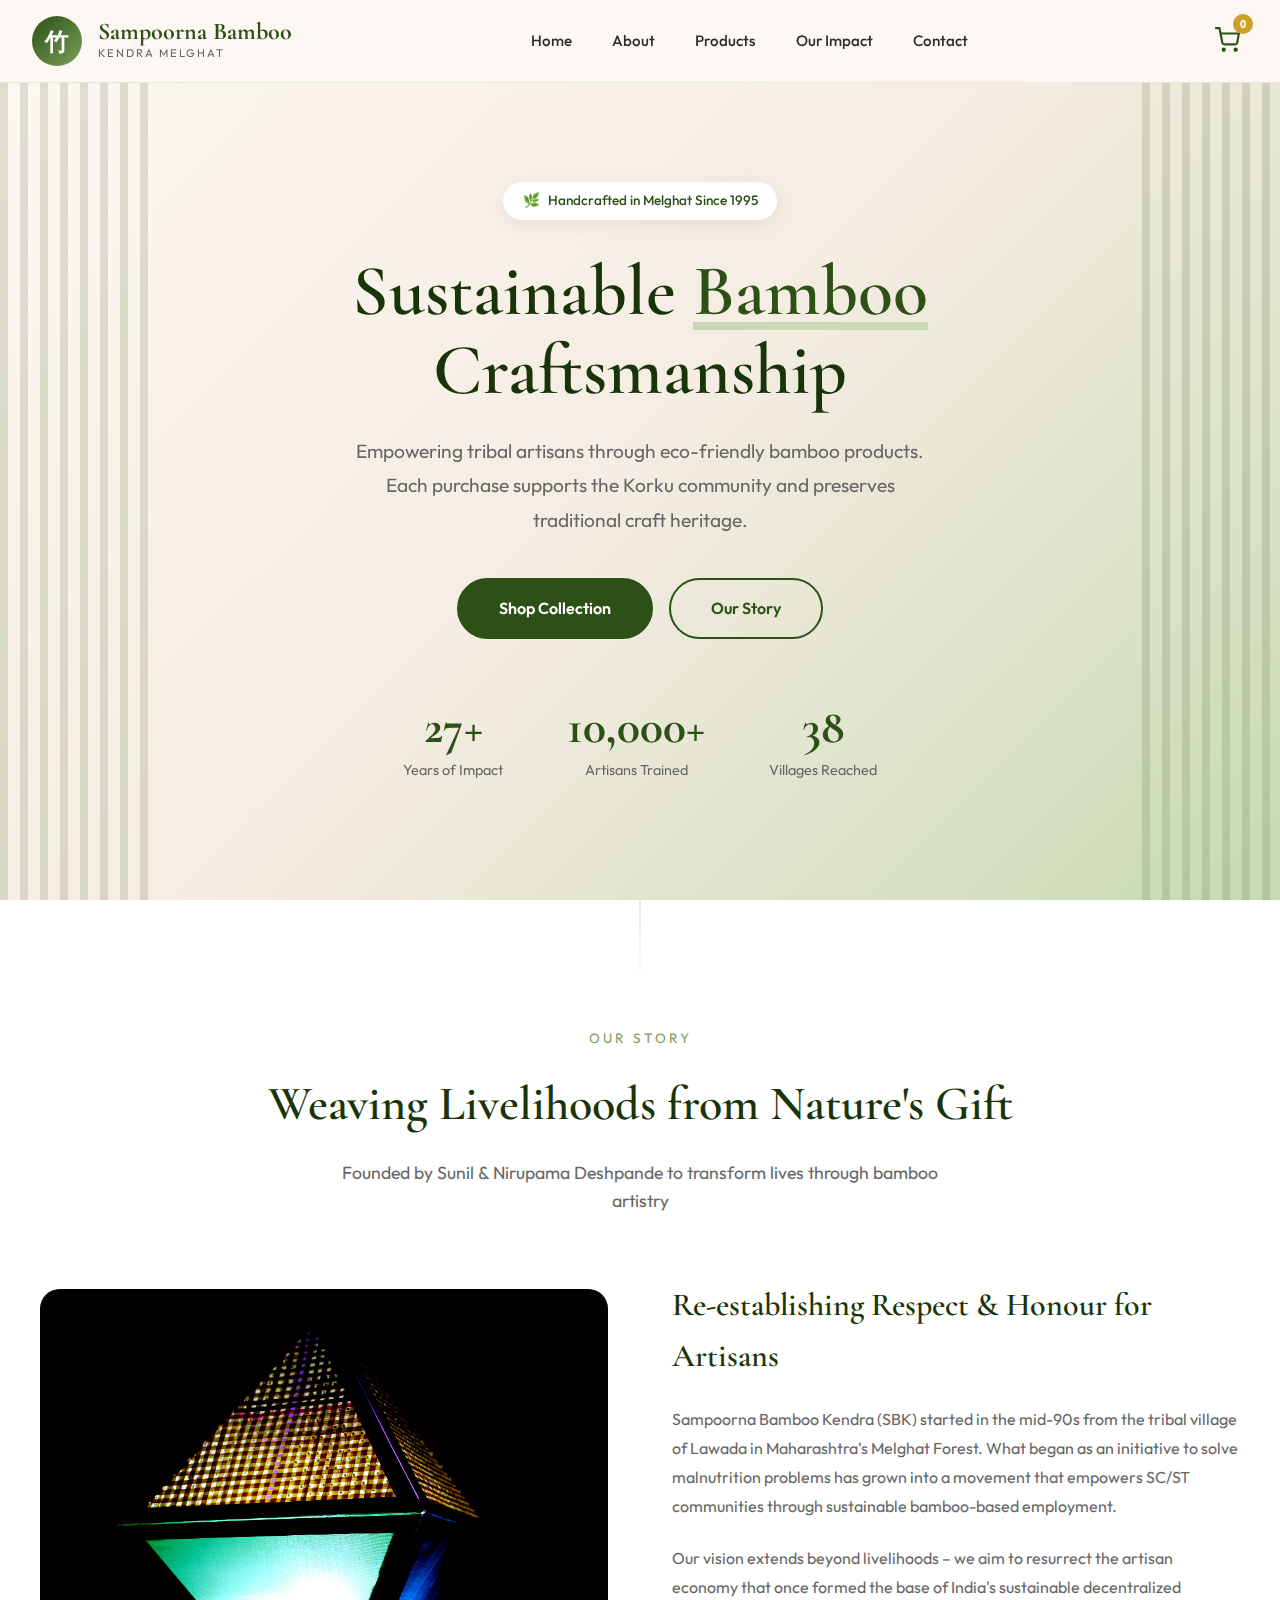
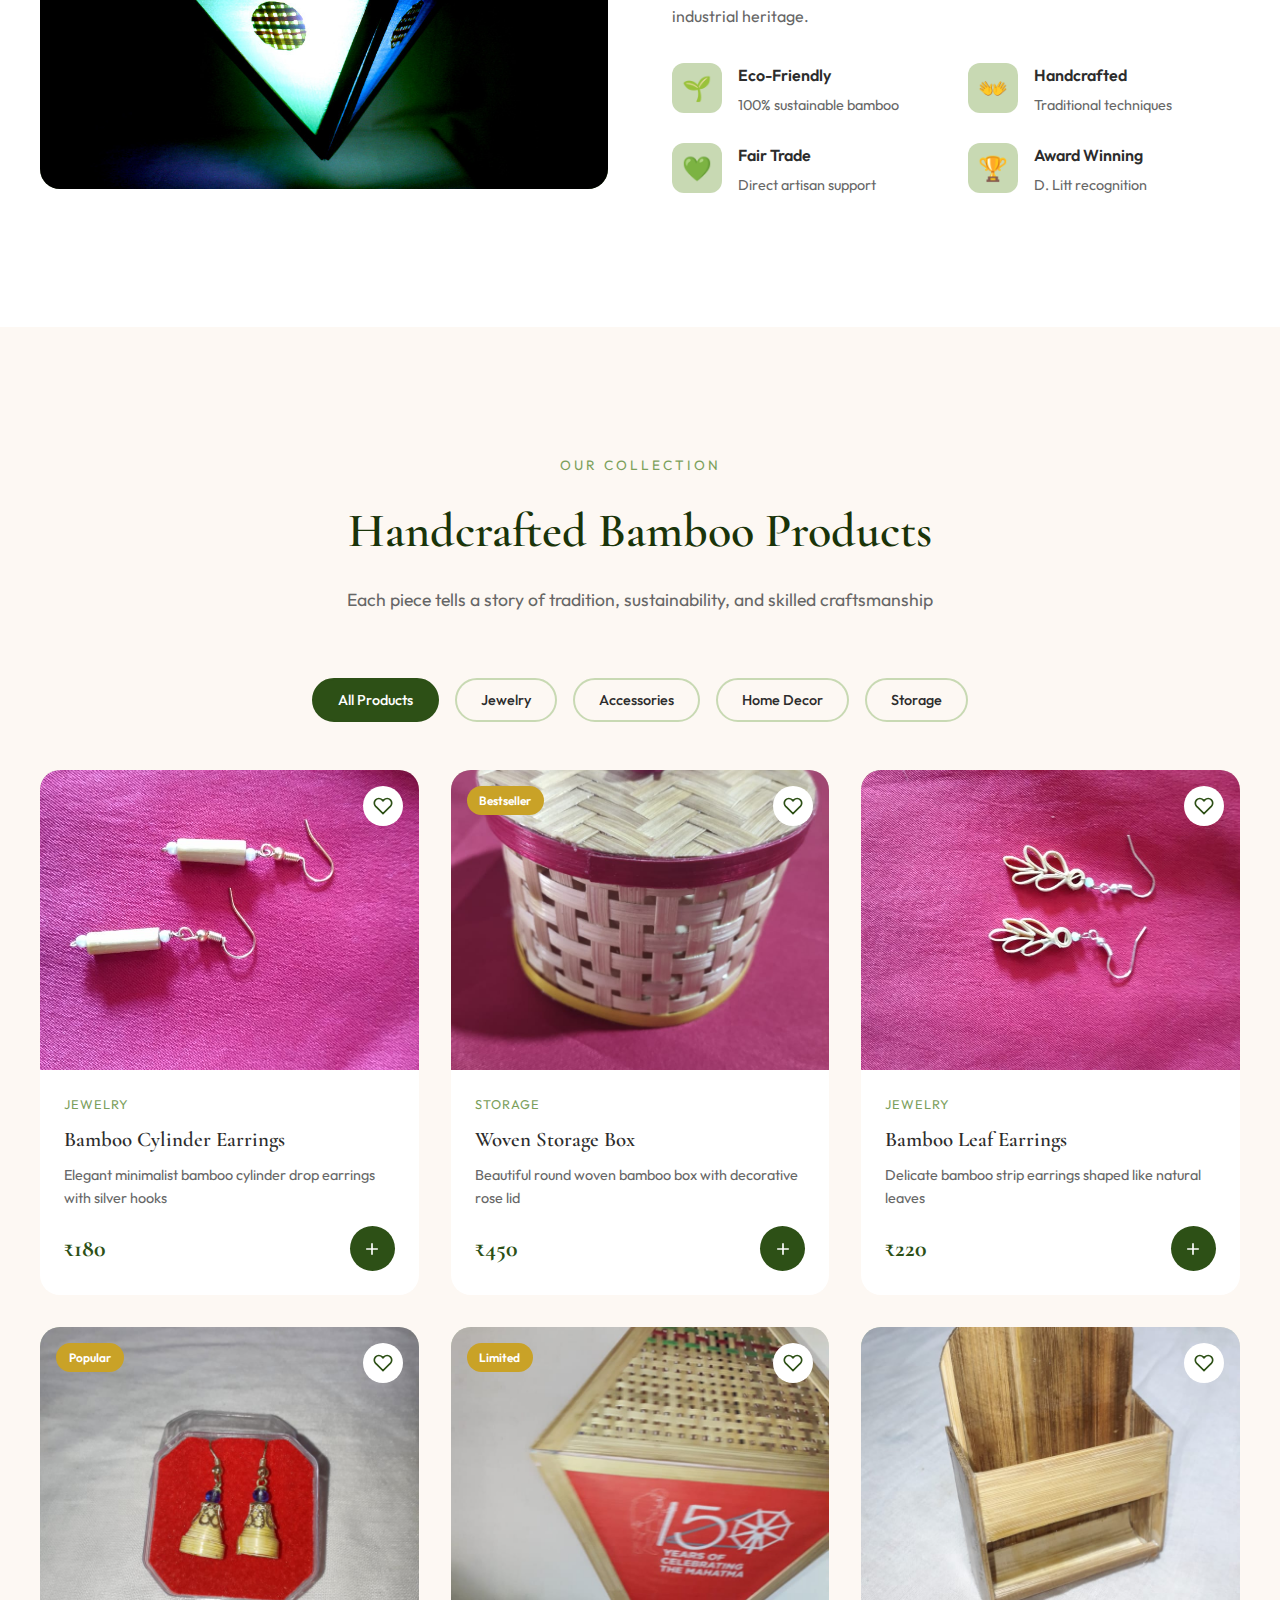
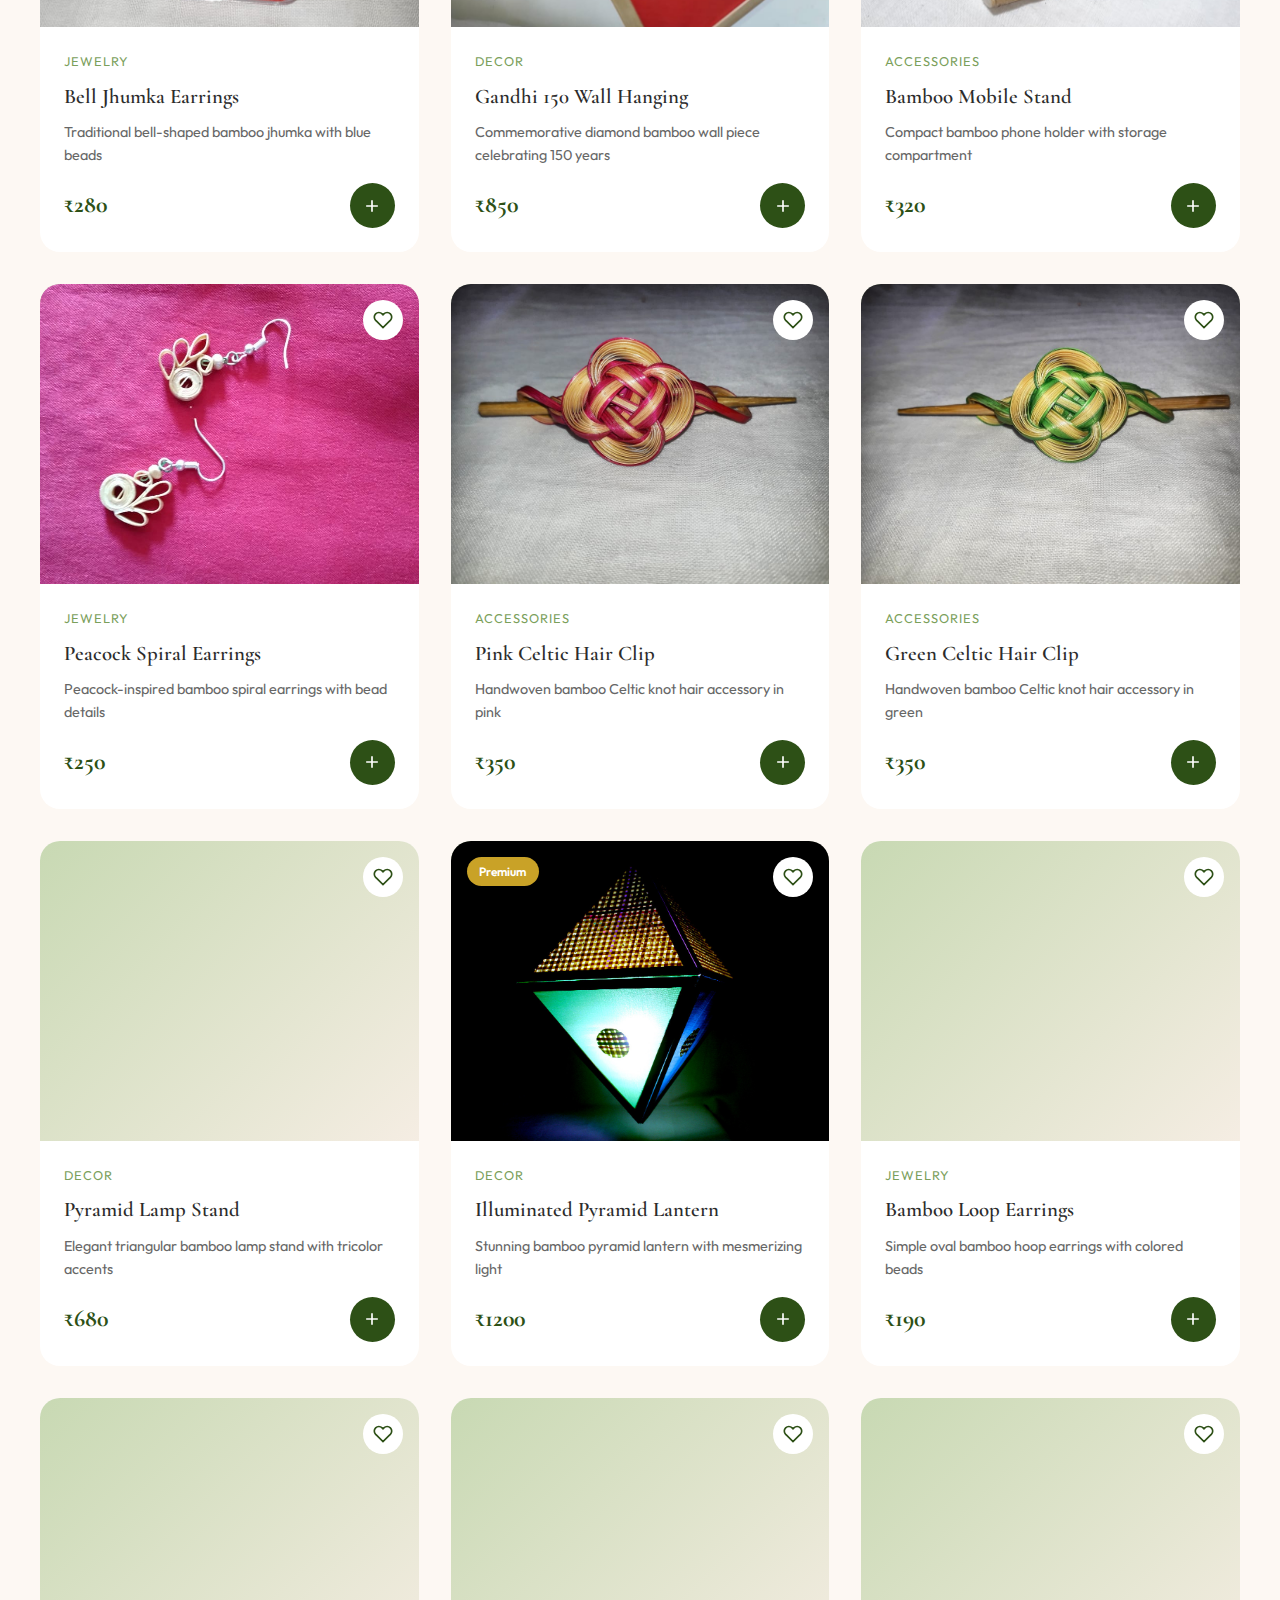
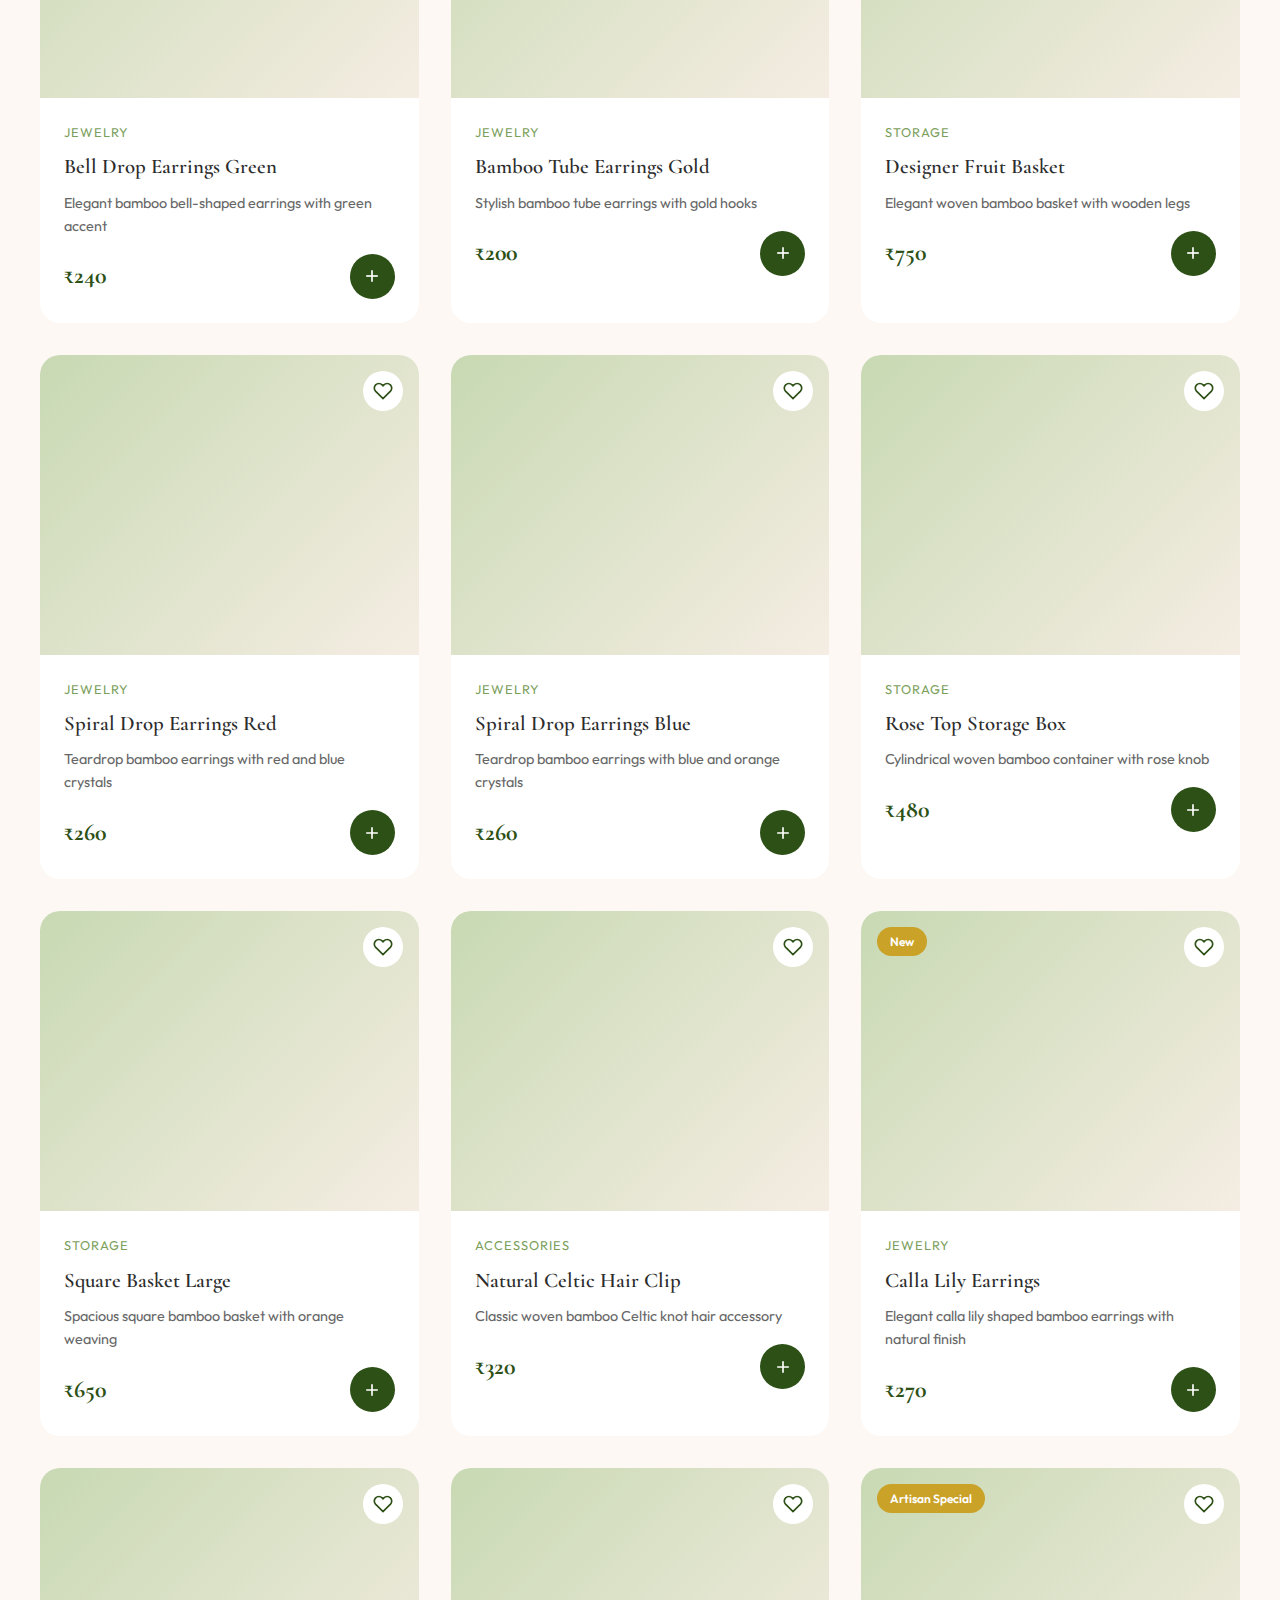
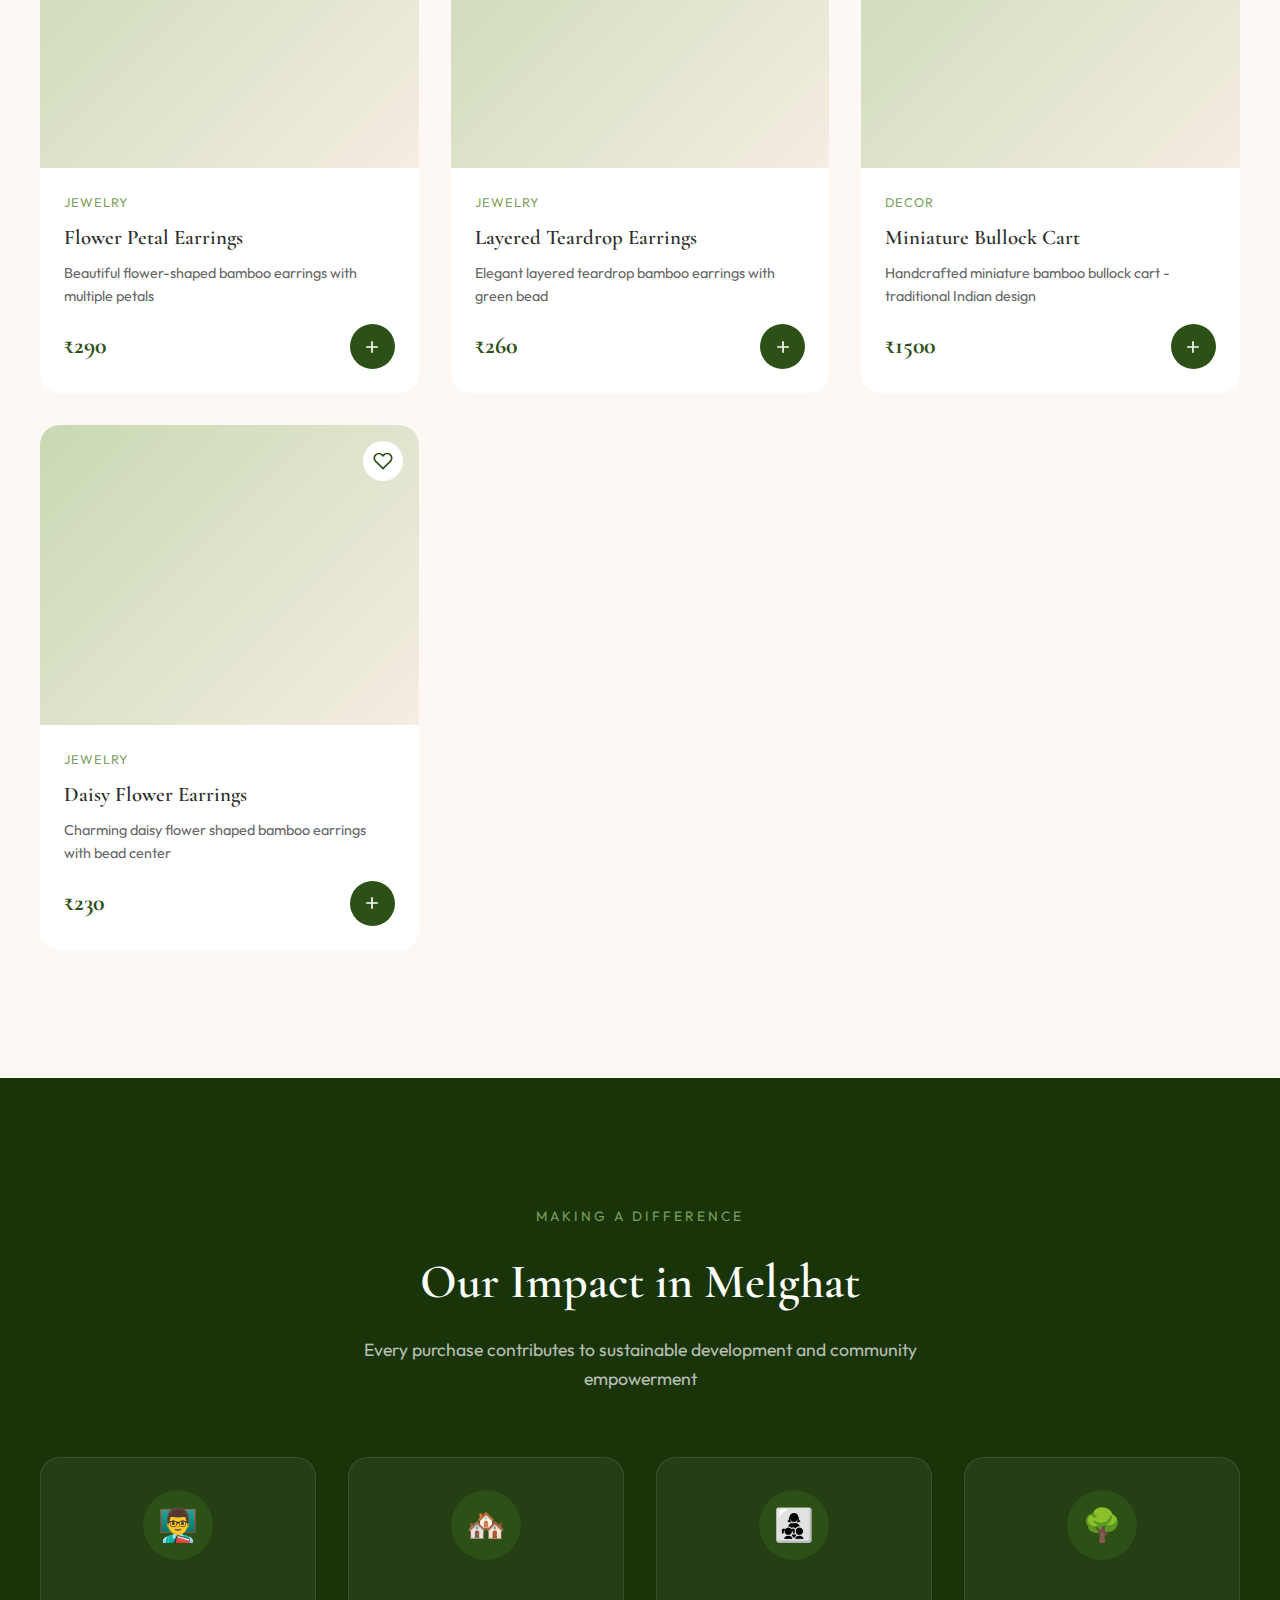
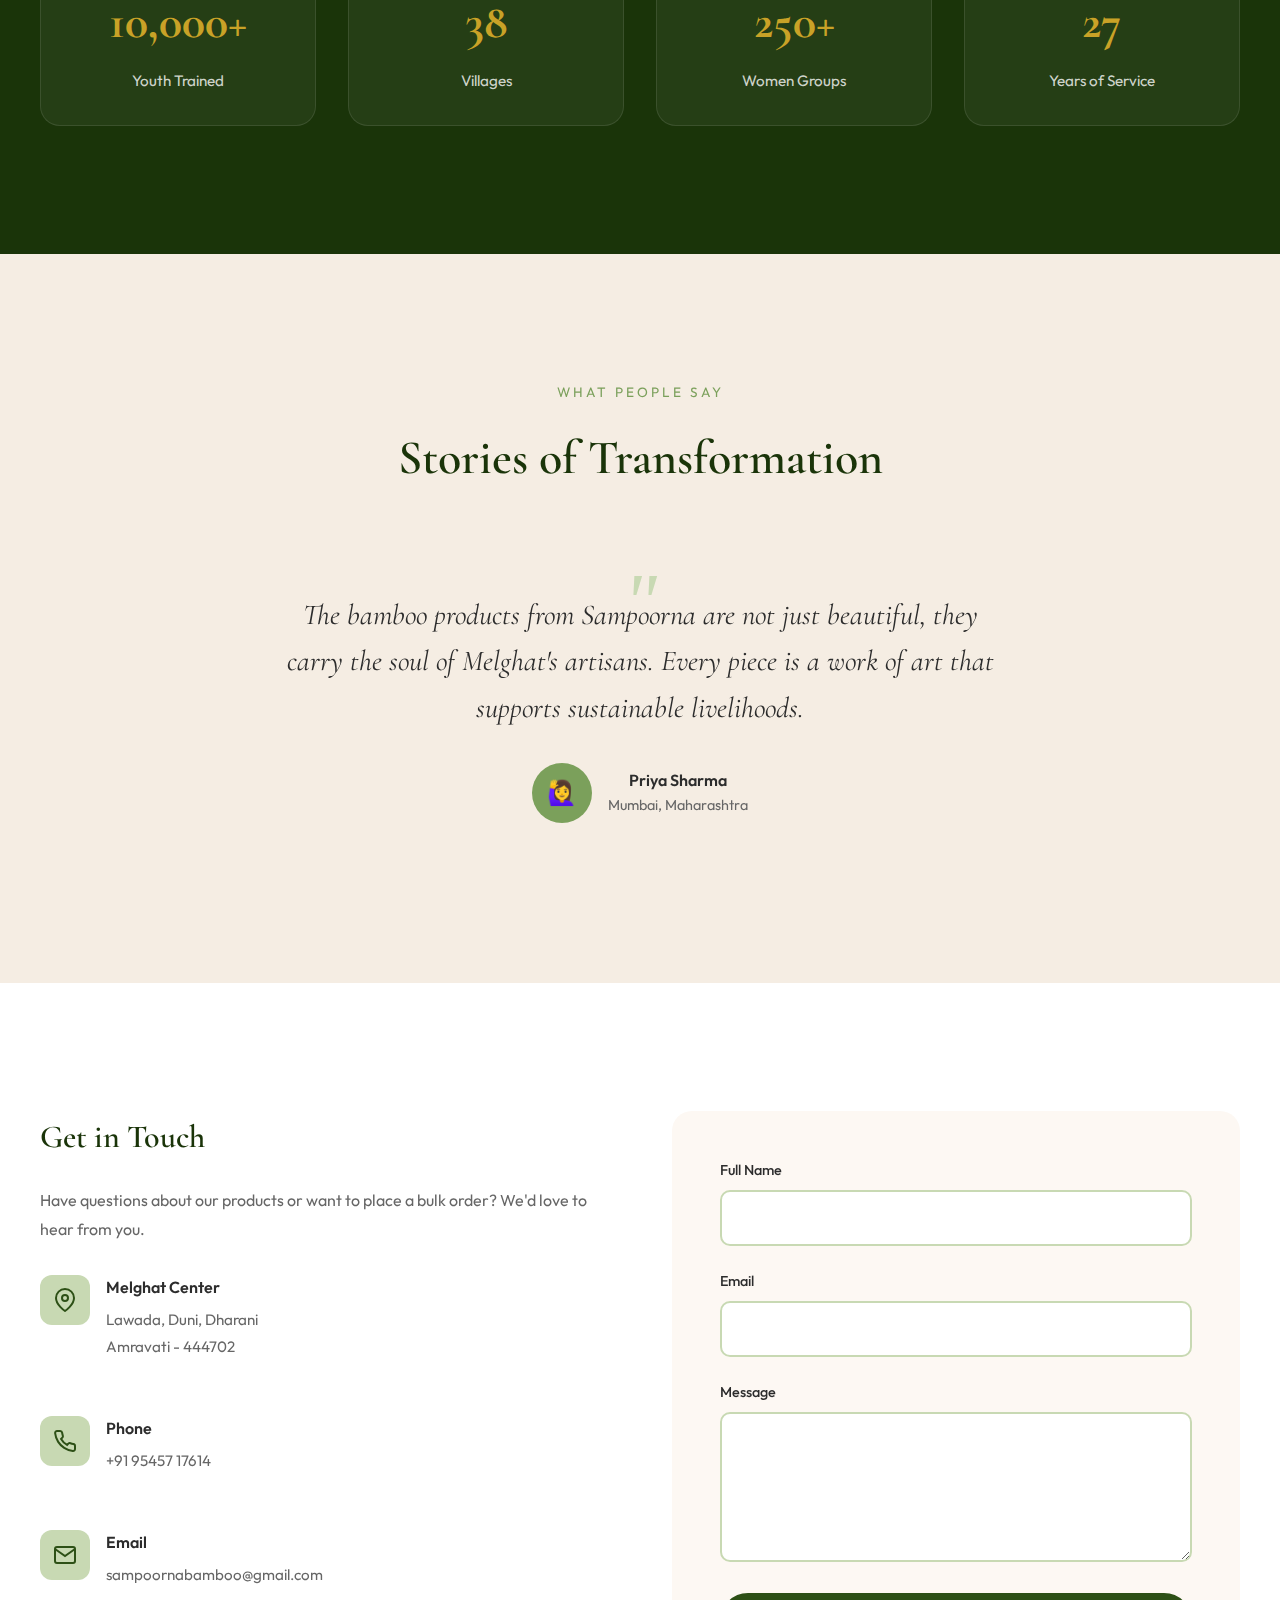
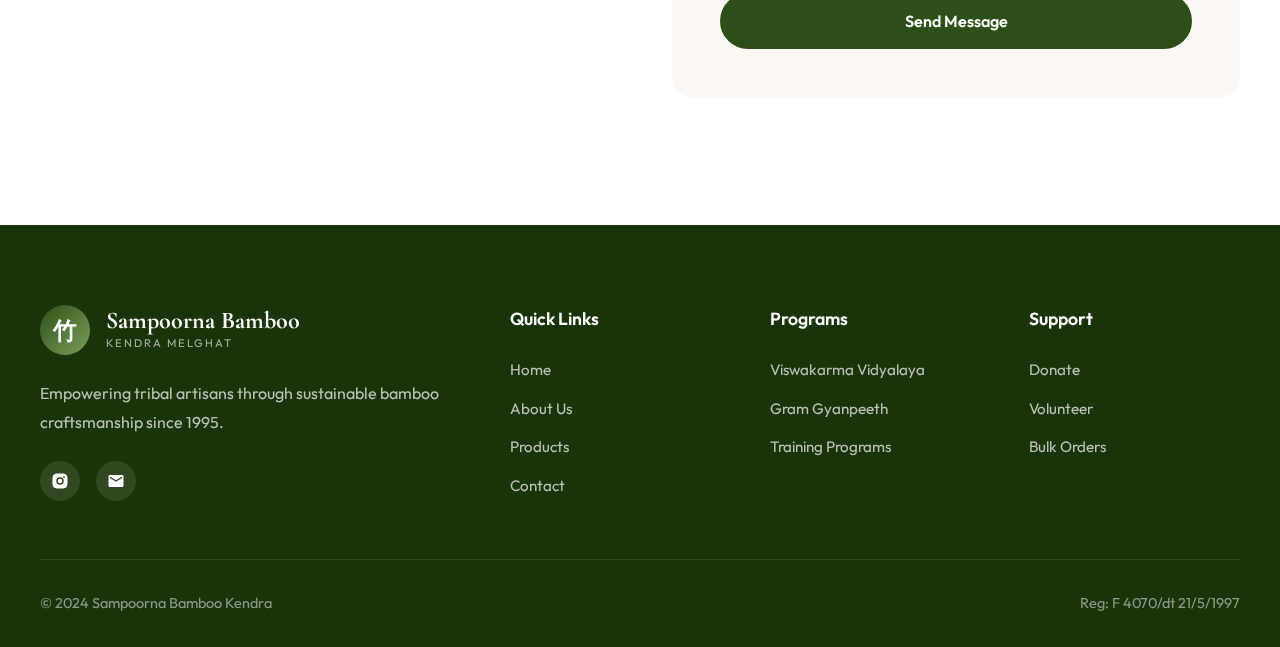
<file: index.html>
<!DOCTYPE html>
<html lang="en">
<head>
    <meta charset="UTF-8">
    <meta name="viewport" content="width=device-width, initial-scale=1.0">
    <title>Sampoorna Bamboo Kendra | Eco-Friendly Bamboo Products from Melghat</title>
    <link rel="preconnect" href="https://fonts.googleapis.com">
    <link rel="preconnect" href="https://fonts.gstatic.com" crossorigin>
    <link href="https://fonts.googleapis.com/css2?family=Cormorant+Garamond:ital,wght@0,400;0,500;0,600;0,700;1,400&family=Outfit:wght@300;400;500;600;700&display=swap"
          rel="stylesheet">
    <style>
        :root {
            --bamboo-green: #2D5016;
            --bamboo-light: #7BA05B;
            --bamboo-pale: #C8D9B3;
            --cream: #FDF8F3;
            --cream-dark: #F5EDE3;
            --forest: #1A3409;
            --gold: #C9A227;
            --text-dark: #2C2C2C;
            --text-light: #666;
            --white: #FFF
        }

        * {
            margin: 0;
            padding: 0;
            box-sizing: border-box
        }

        html {
            scroll-behavior: smooth
        }

        body {
            font-family: 'Outfit', sans-serif;
            background: var(--cream);
            color: var(--text-dark);
            line-height: 1.6;
            overflow-x: hidden
        }

        h1, h2, h3, h4, h5, h6 {
            font-family: 'Cormorant Garamond', serif;
            font-weight: 600
        }

        .bamboo-pattern {
            position: fixed;
            top: 0;
            left: 0;
            width: 100%;
            height: 100%;
            pointer-events: none;
            z-index: -1;
            opacity: .03;
            background-image: repeating-linear-gradient(90deg, var(--bamboo-green) 0 2px, transparent 2px 60px), repeating-linear-gradient(0deg, var(--bamboo-green) 0 1px, transparent 1px 120px)
        }

        .nav {
            position: fixed;
            top: 0;
            left: 0;
            width: 100%;
            background: rgba(253, 248, 243, .95);
            backdrop-filter: blur(10px);
            z-index: 1000;
            padding: 1rem 2rem;
            transition: .3s;
            border-bottom: 1px solid rgba(45, 80, 22, .1)
        }

        .nav.scrolled {
            padding: .7rem 2rem;
            box-shadow: 0 4px 30px rgba(0, 0, 0, .08)
        }

        .nav-container {
            max-width: 1400px;
            margin: 0 auto;
            display: flex;
            justify-content: space-between;
            align-items: center
        }

        .logo {
            display: flex;
            align-items: center;
            gap: 1rem;
            text-decoration: none
        }

        .logo-icon {
            width: 50px;
            height: 50px;
            background: linear-gradient(135deg, var(--bamboo-green), var(--bamboo-light));
            border-radius: 50%;
            display: flex;
            align-items: center;
            justify-content: center
        }

        .logo-icon::before {
            content: '竹';
            font-size: 1.5rem;
            color: #fff;
            font-weight: 700
        }

        .logo-text {
            display: flex;
            flex-direction: column
        }

        .logo-text span:first-child {
            font-family: 'Cormorant Garamond', serif;
            font-size: 1.5rem;
            font-weight: 700;
            color: var(--bamboo-green);
            line-height: 1.1
        }

        .logo-text span:last-child {
            font-size: .7rem;
            color: var(--text-light);
            letter-spacing: 2px;
            text-transform: uppercase
        }

        .nav-links {
            display: flex;
            gap: 2.5rem;
            list-style: none
        }

        .nav-links a {
            text-decoration: none;
            color: var(--text-dark);
            font-weight: 500;
            font-size: .95rem;
            position: relative;
            transition: .3s
        }

        .nav-links a::after {
            content: '';
            position: absolute;
            bottom: -4px;
            left: 0;
            width: 0;
            height: 2px;
            background: var(--bamboo-green);
            transition: .3s
        }

        .nav-links a:hover {
            color: var(--bamboo-green)
        }

        .nav-links a:hover::after {
            width: 100%
        }

        .nav-right {
            display: flex;
            align-items: center;
            gap: 1.5rem
        }

        .cart-btn {
            position: relative;
            background: 0;
            border: 0;
            cursor: pointer;
            padding: .5rem;
            transition: .3s
        }

        .cart-btn:hover {
            transform: scale(1.1)
        }

        .cart-btn svg {
            width: 26px;
            height: 26px;
            stroke: var(--bamboo-green)
        }

        .cart-count {
            position: absolute;
            top: -5px;
            right: -5px;
            background: var(--gold);
            color: #fff;
            font-size: .7rem;
            font-weight: 600;
            width: 20px;
            height: 20px;
            border-radius: 50%;
            display: flex;
            align-items: center;
            justify-content: center
        }

        .mobile-menu-btn {
            display: none;
            background: 0;
            border: 0;
            cursor: pointer;
            flex-direction: column;
            gap: 5px;
            padding: 5px
        }

        .mobile-menu-btn span {
            display: block;
            width: 25px;
            height: 2px;
            background: var(--bamboo-green)
        }

        .hero {
            min-height: 100vh;
            display: flex;
            align-items: center;
            justify-content: center;
            position: relative;
            overflow: hidden;
            padding: 8rem 2rem 4rem
        }

        .hero-bg {
            position: absolute;
            top: 0;
            left: 0;
            width: 100%;
            height: 100%;
            background: linear-gradient(135deg, var(--cream), var(--cream-dark) 50%, var(--bamboo-pale));
            z-index: -1
        }

        .hero-bamboo-left, .hero-bamboo-right {
            position: absolute;
            top: 0;
            height: 100%;
            width: 150px;
            z-index: 1;
            opacity: .15
        }

        .hero-bamboo-left {
            left: 0;
            background: repeating-linear-gradient(90deg, var(--bamboo-green) 0 8px, transparent 8px 20px)
        }

        .hero-bamboo-right {
            right: 0;
            background: repeating-linear-gradient(90deg, transparent 0 12px, var(--bamboo-green) 12px 20px)
        }

        .hero-content {
            max-width: 900px;
            text-align: center;
            z-index: 2;
            animation: fadeInUp 1s ease-out
        }

        @keyframes fadeInUp {
            from {
                opacity: 0;
                transform: translateY(40px)
            }
            to {
                opacity: 1;
                transform: translateY(0)
            }
        }

        .hero-badge {
            display: inline-flex;
            align-items: center;
            gap: .5rem;
            background: var(--white);
            padding: .5rem 1.2rem;
            border-radius: 50px;
            font-size: .85rem;
            color: var(--bamboo-green);
            font-weight: 500;
            margin-bottom: 2rem;
            box-shadow: 0 4px 20px rgba(45, 80, 22, .1)
        }

        .hero-badge::before {
            content: '🌿'
        }

        .hero h1 {
            font-size: clamp(2.5rem, 6vw, 4.5rem);
            color: var(--forest);
            margin-bottom: 1.5rem;
            line-height: 1.1
        }

        .hero h1 span {
            color: var(--bamboo-green);
            position: relative
        }

        .hero h1 span::after {
            content: '';
            position: absolute;
            bottom: 5px;
            left: 0;
            width: 100%;
            height: 8px;
            background: var(--bamboo-pale);
            z-index: -1
        }

        .hero p {
            font-size: 1.2rem;
            color: var(--text-light);
            max-width: 600px;
            margin: 0 auto 2.5rem;
            line-height: 1.8
        }

        .hero-btns {
            display: flex;
            gap: 1rem;
            justify-content: center;
            flex-wrap: wrap
        }

        .btn {
            padding: 1rem 2.5rem;
            font-size: 1rem;
            font-weight: 600;
            border-radius: 50px;
            text-decoration: none;
            transition: .3s;
            cursor: pointer;
            font-family: 'Outfit', sans-serif
        }

        .btn-primary {
            background: var(--bamboo-green);
            color: #fff;
            border: 2px solid var(--bamboo-green)
        }

        .btn-primary:hover {
            background: var(--forest);
            border-color: var(--forest);
            transform: translateY(-3px);
            box-shadow: 0 10px 30px rgba(45, 80, 22, .3)
        }

        .btn-secondary {
            background: 0;
            color: var(--bamboo-green);
            border: 2px solid var(--bamboo-green)
        }

        .btn-secondary:hover {
            background: var(--bamboo-green);
            color: #fff;
            transform: translateY(-3px)
        }

        .hero-stats {
            display: flex;
            justify-content: center;
            gap: 4rem;
            margin-top: 4rem;
            flex-wrap: wrap
        }

        .stat {
            text-align: center
        }

        .stat-number {
            font-family: 'Cormorant Garamond', serif;
            font-size: 3rem;
            font-weight: 700;
            color: var(--bamboo-green);
            line-height: 1
        }

        .stat-label {
            font-size: .9rem;
            color: var(--text-light);
            margin-top: .5rem
        }

        .about {
            padding: 8rem 2rem;
            background: var(--white);
            position: relative
        }

        .about::before {
            content: '';
            position: absolute;
            top: 0;
            left: 50%;
            transform: translateX(-50%);
            width: 1px;
            height: 80px;
            background: linear-gradient(to bottom, var(--bamboo-pale), transparent)
        }

        .container {
            max-width: 1200px;
            margin: 0 auto
        }

        .section-header {
            text-align: center;
            margin-bottom: 4rem
        }

        .section-tag {
            font-size: .85rem;
            letter-spacing: 3px;
            text-transform: uppercase;
            color: var(--bamboo-light);
            margin-bottom: 1rem;
            display: block
        }

        .section-title {
            font-size: clamp(2rem, 4vw, 3rem);
            color: var(--forest);
            margin-bottom: 1rem
        }

        .section-subtitle {
            font-size: 1.1rem;
            color: var(--text-light);
            max-width: 600px;
            margin: 0 auto
        }

        .about-grid {
            display: grid;
            grid-template-columns:1fr 1fr;
            gap: 4rem;
            align-items: center
        }

        .about-image {
            position: relative
        }

        .about-image-main {
            width: 100%;
            height: 500px;
            background: linear-gradient(135deg, var(--bamboo-pale), var(--bamboo-light));
            border-radius: 20px;
            overflow: hidden
        }

        .about-image-main img {
            width: 100%;
            height: 100%;
            object-fit: cover
        }

        .about-image-accent {
            position: absolute;
            bottom: -30px;
            right: -30px;
            width: 200px;
            height: 200px;
            background: var(--gold);
            border-radius: 20px;
            z-index: -1;
            opacity: .3
        }

        .about-content h3 {
            font-size: 2rem;
            color: var(--forest);
            margin-bottom: 1.5rem
        }

        .about-content p {
            color: var(--text-light);
            margin-bottom: 1.5rem;
            line-height: 1.8
        }

        .about-features {
            display: grid;
            grid-template-columns:1fr 1fr;
            gap: 1.5rem;
            margin-top: 2rem
        }

        .about-feature {
            display: flex;
            align-items: flex-start;
            gap: 1rem
        }

        .about-feature-icon {
            width: 50px;
            height: 50px;
            background: var(--bamboo-pale);
            border-radius: 12px;
            display: flex;
            align-items: center;
            justify-content: center;
            flex-shrink: 0;
            font-size: 1.5rem
        }

        .about-feature-text h4 {
            font-size: 1rem;
            color: var(--text-dark);
            margin-bottom: .3rem;
            font-family: 'Outfit', sans-serif;
            font-weight: 600
        }

        .about-feature-text p {
            font-size: .9rem;
            color: var(--text-light);
            margin: 0
        }

        .products {
            padding: 8rem 2rem;
            background: var(--cream)
        }

        .products-filter {
            display: flex;
            justify-content: center;
            gap: 1rem;
            margin-bottom: 3rem;
            flex-wrap: wrap
        }

        .filter-btn {
            padding: .7rem 1.5rem;
            border: 2px solid var(--bamboo-pale);
            background: 0;
            border-radius: 50px;
            font-size: .9rem;
            font-weight: 500;
            color: var(--text-dark);
            cursor: pointer;
            transition: .3s;
            font-family: 'Outfit', sans-serif
        }

        .filter-btn:hover, .filter-btn.active {
            background: var(--bamboo-green);
            border-color: var(--bamboo-green);
            color: #fff
        }

        .products-grid {
            display: grid;
            grid-template-columns:repeat(auto-fill, minmax(300px, 1fr));
            gap: 2rem
        }

        .product-card {
            background: var(--white);
            border-radius: 20px;
            overflow: hidden;
            transition: .4s
        }

        .product-card:hover {
            transform: translateY(-10px);
            box-shadow: 0 20px 50px rgba(45, 80, 22, .15)
        }

        .product-image {
            height: 300px;
            background: linear-gradient(135deg, var(--bamboo-pale), var(--cream-dark));
            position: relative;
            overflow: hidden
        }

        .product-image img {
            width: 100%;
            height: 100%;
            object-fit: cover;
            transition: .4s
        }

        .product-card:hover .product-image img {
            transform: scale(1.05)
        }

        .product-badge {
            position: absolute;
            top: 1rem;
            left: 1rem;
            background: var(--gold);
            color: #fff;
            padding: .3rem .8rem;
            border-radius: 50px;
            font-size: .75rem;
            font-weight: 600;
            z-index: 2
        }

        .product-wishlist {
            position: absolute;
            top: 1rem;
            right: 1rem;
            width: 40px;
            height: 40px;
            background: #fff;
            border-radius: 50%;
            display: flex;
            align-items: center;
            justify-content: center;
            cursor: pointer;
            transition: .3s;
            border: 0;
            z-index: 2
        }

        .product-wishlist:hover {
            background: var(--bamboo-green)
        }

        .product-wishlist:hover svg {
            stroke: #fff
        }

        .product-wishlist svg {
            width: 20px;
            height: 20px;
            stroke: var(--bamboo-green);
            fill: none
        }

        .product-info {
            padding: 1.5rem
        }

        .product-category {
            font-size: .8rem;
            color: var(--bamboo-light);
            text-transform: uppercase;
            letter-spacing: 1px;
            margin-bottom: .5rem
        }

        .product-title {
            font-size: 1.3rem;
            color: var(--text-dark);
            margin-bottom: .5rem
        }

        .product-description {
            font-size: .9rem;
            color: var(--text-light);
            margin-bottom: 1rem;
            line-height: 1.6
        }

        .product-footer {
            display: flex;
            justify-content: space-between;
            align-items: center
        }

        .product-price {
            font-family: 'Cormorant Garamond', serif;
            font-size: 1.5rem;
            font-weight: 700;
            color: var(--bamboo-green)
        }

        .add-to-cart {
            width: 45px;
            height: 45px;
            border-radius: 50%;
            background: var(--bamboo-green);
            border: 0;
            cursor: pointer;
            display: flex;
            align-items: center;
            justify-content: center;
            transition: .3s
        }

        .add-to-cart:hover {
            background: var(--forest);
            transform: scale(1.1)
        }

        .add-to-cart svg {
            width: 20px;
            height: 20px;
            stroke: #fff
        }

        .impact {
            padding: 8rem 2rem;
            background: var(--forest);
            position: relative;
            overflow: hidden
        }

        .impact .section-tag {
            color: var(--bamboo-light)
        }

        .impact .section-title, .impact .section-header {
            color: #fff
        }

        .impact .section-subtitle {
            color: rgba(255, 255, 255, .7)
        }

        .impact-grid {
            display: grid;
            grid-template-columns:repeat(4, 1fr);
            gap: 2rem;
            margin-top: 3rem
        }

        .impact-card {
            text-align: center;
            padding: 2rem;
            background: rgba(255, 255, 255, .05);
            border-radius: 20px;
            border: 1px solid rgba(255, 255, 255, .1);
            transition: .3s
        }

        .impact-card:hover {
            background: rgba(255, 255, 255, .1);
            transform: translateY(-5px)
        }

        .impact-icon {
            width: 70px;
            height: 70px;
            background: var(--bamboo-green);
            border-radius: 50%;
            display: flex;
            align-items: center;
            justify-content: center;
            margin: 0 auto 1.5rem;
            font-size: 2rem
        }

        .impact-number {
            font-family: 'Cormorant Garamond', serif;
            font-size: 3rem;
            font-weight: 700;
            color: var(--gold);
            margin-bottom: .5rem
        }

        .impact-label {
            color: rgba(255, 255, 255, .8);
            font-size: .95rem
        }

        .testimonials {
            padding: 8rem 2rem;
            background: var(--cream-dark)
        }

        .testimonial-slider {
            max-width: 800px;
            margin: 0 auto
        }

        .testimonial {
            text-align: center;
            padding: 2rem
        }

        .testimonial-quote {
            font-family: 'Cormorant Garamond', serif;
            font-size: 1.8rem;
            font-style: italic;
            color: var(--text-dark);
            line-height: 1.6;
            margin-bottom: 2rem;
            position: relative
        }

        .testimonial-quote::before {
            content: '"';
            font-size: 5rem;
            color: var(--bamboo-pale);
            position: absolute;
            top: -30px;
            left: 50%;
            transform: translateX(-50%);
            font-family: Georgia, serif;
            line-height: 1
        }

        .testimonial-author {
            display: flex;
            align-items: center;
            justify-content: center;
            gap: 1rem
        }

        .testimonial-avatar {
            width: 60px;
            height: 60px;
            border-radius: 50%;
            background: var(--bamboo-light);
            display: flex;
            align-items: center;
            justify-content: center;
            font-size: 1.5rem
        }

        .testimonial-info h4 {
            font-family: 'Outfit', sans-serif;
            font-size: 1rem;
            font-weight: 600;
            color: var(--text-dark)
        }

        .testimonial-info p {
            font-size: .9rem;
            color: var(--text-light)
        }

        .contact {
            padding: 8rem 2rem;
            background: var(--white)
        }

        .contact-grid {
            display: grid;
            grid-template-columns:1fr 1fr;
            gap: 4rem
        }

        .contact-info h3 {
            font-size: 2rem;
            color: var(--forest);
            margin-bottom: 1.5rem
        }

        .contact-info p {
            color: var(--text-light);
            margin-bottom: 2rem;
            line-height: 1.8
        }

        .contact-details {
            display: flex;
            flex-direction: column;
            gap: 1.5rem
        }

        .contact-item {
            display: flex;
            align-items: flex-start;
            gap: 1rem
        }

        .contact-icon {
            width: 50px;
            height: 50px;
            background: var(--bamboo-pale);
            border-radius: 12px;
            display: flex;
            align-items: center;
            justify-content: center;
            flex-shrink: 0
        }

        .contact-icon svg {
            width: 24px;
            height: 24px;
            stroke: var(--bamboo-green)
        }

        .contact-text h4 {
            font-family: 'Outfit', sans-serif;
            font-size: 1rem;
            font-weight: 600;
            color: var(--text-dark);
            margin-bottom: .3rem
        }

        .contact-text p, .contact-text a {
            font-size: .95rem;
            color: var(--text-light);
            text-decoration: none
        }

        .contact-text a:hover {
            color: var(--bamboo-green)
        }

        .contact-form {
            background: var(--cream);
            padding: 3rem;
            border-radius: 20px
        }

        .form-group {
            margin-bottom: 1.5rem
        }

        .form-group label {
            display: block;
            font-size: .9rem;
            font-weight: 500;
            color: var(--text-dark);
            margin-bottom: .5rem
        }

        .form-group input, .form-group textarea {
            width: 100%;
            padding: 1rem;
            border: 2px solid var(--bamboo-pale);
            border-radius: 10px;
            font-size: 1rem;
            font-family: 'Outfit', sans-serif;
            transition: .3s;
            background: var(--white)
        }

        .form-group input:focus, .form-group textarea:focus {
            outline: 0;
            border-color: var(--bamboo-green)
        }

        .form-group textarea {
            min-height: 150px;
            resize: vertical
        }

        .footer {
            background: var(--forest);
            color: #fff;
            padding: 5rem 2rem 2rem
        }

        .footer-grid {
            display: grid;
            grid-template-columns:2fr 1fr 1fr 1fr;
            gap: 3rem;
            max-width: 1200px;
            margin: 0 auto;
            padding-bottom: 3rem;
            border-bottom: 1px solid rgba(255, 255, 255, .1)
        }

        .footer-brand .logo-text span:first-child {
            color: #fff
        }

        .footer-brand .logo-text span:last-child {
            color: rgba(255, 255, 255, .6)
        }

        .footer-brand p {
            color: rgba(255, 255, 255, .7);
            margin-top: 1.5rem;
            line-height: 1.8
        }

        .footer-social {
            display: flex;
            gap: 1rem;
            margin-top: 1.5rem
        }

        .footer-social a {
            width: 40px;
            height: 40px;
            background: rgba(255, 255, 255, .1);
            border-radius: 50%;
            display: flex;
            align-items: center;
            justify-content: center;
            transition: .3s
        }

        .footer-social a:hover {
            background: var(--bamboo-green);
            transform: translateY(-3px)
        }

        .footer-social a svg {
            width: 18px;
            height: 18px;
            fill: #fff
        }

        .footer-links h4 {
            font-family: 'Outfit', sans-serif;
            font-size: 1.1rem;
            font-weight: 600;
            margin-bottom: 1.5rem
        }

        .footer-links ul {
            list-style: none
        }

        .footer-links li {
            margin-bottom: .8rem
        }

        .footer-links a {
            color: rgba(255, 255, 255, .7);
            text-decoration: none;
            font-size: .95rem;
            transition: .3s
        }

        .footer-links a:hover {
            color: var(--bamboo-light)
        }

        .footer-bottom {
            max-width: 1200px;
            margin: 0 auto;
            padding-top: 2rem;
            display: flex;
            justify-content: space-between;
            align-items: center;
            flex-wrap: wrap;
            gap: 1rem
        }

        .footer-bottom p {
            color: rgba(255, 255, 255, .5);
            font-size: .9rem
        }

        .cart-overlay {
            position: fixed;
            top: 0;
            left: 0;
            width: 100%;
            height: 100%;
            background: rgba(0, 0, 0, .5);
            z-index: 2000;
            opacity: 0;
            visibility: hidden;
            transition: .3s
        }

        .cart-overlay.active {
            opacity: 1;
            visibility: visible
        }

        .cart-sidebar {
            position: fixed;
            top: 0;
            right: -450px;
            width: 450px;
            max-width: 100%;
            height: 100%;
            background: var(--white);
            z-index: 2001;
            transition: .4s;
            display: flex;
            flex-direction: column
        }

        .cart-sidebar.active {
            right: 0
        }

        .cart-header {
            padding: 1.5rem 2rem;
            border-bottom: 1px solid var(--bamboo-pale);
            display: flex;
            justify-content: space-between;
            align-items: center
        }

        .cart-header h3 {
            font-size: 1.5rem;
            color: var(--forest)
        }

        .cart-close {
            background: 0;
            border: 0;
            cursor: pointer;
            padding: .5rem
        }

        .cart-close svg {
            width: 24px;
            height: 24px;
            stroke: var(--text-dark)
        }

        .cart-items {
            flex: 1;
            overflow-y: auto;
            padding: 1.5rem
        }

        .cart-empty {
            text-align: center;
            padding: 3rem;
            color: var(--text-light)
        }

        .cart-empty-icon {
            font-size: 4rem;
            margin-bottom: 1rem;
            opacity: .5
        }

        .cart-item {
            display: flex;
            gap: 1rem;
            padding: 1rem 0;
            border-bottom: 1px solid var(--cream-dark)
        }

        .cart-item-image {
            width: 80px;
            height: 80px;
            background: var(--bamboo-pale);
            border-radius: 10px;
            overflow: hidden;
            flex-shrink: 0
        }

        .cart-item-image img {
            width: 100%;
            height: 100%;
            object-fit: cover
        }

        .cart-item-details {
            flex: 1
        }

        .cart-item-title {
            font-size: 1rem;
            font-weight: 600;
            color: var(--text-dark);
            margin-bottom: .3rem
        }

        .cart-item-price {
            color: var(--bamboo-green);
            font-weight: 600
        }

        .cart-item-qty {
            display: flex;
            align-items: center;
            gap: .5rem;
            margin-top: .5rem
        }

        .qty-btn {
            width: 28px;
            height: 28px;
            border: 1px solid var(--bamboo-pale);
            background: var(--white);
            border-radius: 5px;
            cursor: pointer;
            display: flex;
            align-items: center;
            justify-content: center;
            font-size: 1rem;
            transition: .2s
        }

        .qty-btn:hover {
            background: var(--bamboo-pale)
        }

        .cart-item-qty span {
            min-width: 30px;
            text-align: center;
            font-weight: 500
        }

        .cart-item-remove {
            background: 0;
            border: 0;
            cursor: pointer;
            color: #dc3545;
            font-size: .85rem;
            margin-top: .5rem
        }

        .cart-item-remove:hover {
            text-decoration: underline
        }

        .cart-footer {
            padding: 1.5rem 2rem;
            border-top: 1px solid var(--bamboo-pale);
            background: var(--cream)
        }

        .cart-total {
            display: flex;
            justify-content: space-between;
            align-items: center;
            margin-bottom: 1rem
        }

        .cart-total span:first-child {
            font-size: 1.1rem;
            color: var(--text-dark)
        }

        .cart-total span:last-child {
            font-family: 'Cormorant Garamond', serif;
            font-size: 1.8rem;
            font-weight: 700;
            color: var(--bamboo-green)
        }

        .checkout-btn {
            width: 100%;
            padding: 1rem;
            background: var(--bamboo-green);
            color: #fff;
            border: 0;
            border-radius: 50px;
            font-size: 1rem;
            font-weight: 600;
            cursor: pointer;
            transition: .3s;
            font-family: 'Outfit', sans-serif
        }

        .checkout-btn:hover {
            background: var(--forest)
        }

        .checkout-modal {
            position: fixed;
            top: 0;
            left: 0;
            width: 100%;
            height: 100%;
            background: rgba(0, 0, 0, .7);
            z-index: 3000;
            display: flex;
            align-items: center;
            justify-content: center;
            opacity: 0;
            visibility: hidden;
            transition: .3s;
            padding: 1rem
        }

        .checkout-modal.active {
            opacity: 1;
            visibility: visible
        }

        .checkout-content {
            background: var(--white);
            border-radius: 20px;
            width: 100%;
            max-width: 600px;
            max-height: 90vh;
            overflow-y: auto;
            transform: translateY(30px);
            transition: .3s
        }

        .checkout-modal.active .checkout-content {
            transform: translateY(0)
        }

        .checkout-header {
            padding: 2rem;
            border-bottom: 1px solid var(--bamboo-pale);
            display: flex;
            justify-content: space-between;
            align-items: center
        }

        .checkout-header h2 {
            font-size: 1.8rem;
            color: var(--forest)
        }

        .checkout-body {
            padding: 2rem
        }

        .checkout-section {
            margin-bottom: 2rem
        }

        .checkout-section h4 {
            font-family: 'Outfit', sans-serif;
            font-size: 1.1rem;
            font-weight: 600;
            color: var(--text-dark);
            margin-bottom: 1rem;
            padding-bottom: .5rem;
            border-bottom: 2px solid var(--bamboo-pale)
        }

        .form-row {
            display: grid;
            grid-template-columns:1fr 1fr;
            gap: 1rem
        }

        .card-icons {
            display: flex;
            gap: .5rem;
            margin-bottom: 1rem
        }

        .card-icons span {
            padding: .3rem .8rem;
            background: var(--cream);
            border-radius: 5px;
            font-size: .8rem;
            color: var(--text-light)
        }

        .order-summary {
            background: var(--cream);
            padding: 1.5rem;
            border-radius: 15px;
            margin-top: 1rem
        }

        .order-item {
            display: flex;
            justify-content: space-between;
            margin-bottom: .8rem;
            font-size: .95rem
        }

        .order-total {
            display: flex;
            justify-content: space-between;
            padding-top: 1rem;
            border-top: 1px solid var(--bamboo-pale);
            margin-top: 1rem;
            font-weight: 600
        }

        .order-total span:last-child {
            color: var(--bamboo-green);
            font-size: 1.2rem
        }

        .place-order-btn {
            width: 100%;
            padding: 1.2rem;
            background: var(--bamboo-green);
            color: #fff;
            border: 0;
            border-radius: 50px;
            font-size: 1.1rem;
            font-weight: 600;
            cursor: pointer;
            transition: .3s;
            margin-top: 1.5rem;
            font-family: 'Outfit', sans-serif
        }

        .place-order-btn:hover {
            background: var(--forest)
        }

        .place-order-btn:disabled {
            background: var(--text-light);
            cursor: not-allowed
        }

        .success-message {
            text-align: center;
            padding: 3rem
        }

        .success-icon {
            width: 80px;
            height: 80px;
            background: var(--bamboo-green);
            border-radius: 50%;
            display: flex;
            align-items: center;
            justify-content: center;
            margin: 0 auto 1.5rem
        }

        .success-icon svg {
            width: 40px;
            height: 40px;
            stroke: #fff
        }

        .success-message h3 {
            font-size: 1.8rem;
            color: var(--forest);
            margin-bottom: 1rem
        }

        .success-message p {
            color: var(--text-light);
            margin-bottom: 2rem
        }

        .toast {
            position: fixed;
            bottom: 2rem;
            right: 2rem;
            background: var(--forest);
            color: #fff;
            padding: 1rem 1.5rem;
            border-radius: 10px;
            display: flex;
            align-items: center;
            gap: .8rem;
            transform: translateX(150%);
            transition: .4s;
            z-index: 4000;
            box-shadow: 0 10px 30px rgba(0, 0, 0, .2)
        }

        .toast.show {
            transform: translateX(0)
        }

        .toast-icon {
            font-size: 1.2rem
        }

        @media (max-width: 1024px) {
            .impact-grid {
                grid-template-columns:repeat(2, 1fr)
            }

            .footer-grid {
                grid-template-columns:repeat(2, 1fr)
            }
        }

        @media (max-width: 768px) {
            .nav-links {
                display: none
            }

            .mobile-menu-btn {
                display: flex
            }

            .hero h1 {
                font-size: 2.5rem
            }

            .hero-stats {
                gap: 2rem
            }

            .about-grid, .contact-grid {
                grid-template-columns:1fr
            }

            .about-image {
                order: -1
            }

            .footer-grid {
                grid-template-columns:1fr;
                text-align: center
            }

            .footer-brand {
                display: flex;
                flex-direction: column;
                align-items: center
            }

            .footer-social {
                justify-content: center
            }

            .form-row {
                grid-template-columns:1fr
            }

            .cart-sidebar {
                width: 100%
            }

            .products-grid {
                grid-template-columns:1fr
            }
        }

        @media (max-width: 480px) {
            .hero-btns {
                flex-direction: column;
                align-items: center
            }

            .impact-grid {
                grid-template-columns:1fr
            }
        }
    </style>
</head>
<body>
<div class="bamboo-pattern"></div>
<nav class="nav" id="navbar">
    <div class="nav-container"><a href="#" class="logo">
        <div class="logo-icon"></div>
        <div class="logo-text"><span>Sampoorna Bamboo</span><span>Kendra Melghat</span></div>
    </a>
        <ul class="nav-links">
            <li><a href="#home">Home</a></li>
            <li><a href="#about">About</a></li>
            <li><a href="#products">Products</a></li>
            <li><a href="#impact">Our Impact</a></li>
            <li><a href="#contact">Contact</a></li>
        </ul>
        <div class="nav-right">
            <button class="cart-btn" id="cartBtn">
                <svg viewBox="0 0 24 24" fill="none" stroke-width="2">
                    <circle cx="9" cy="21" r="1"></circle>
                    <circle cx="20" cy="21" r="1"></circle>
                    <path d="M1 1h4l2.68 13.39a2 2 0 0 0 2 1.61h9.72a2 2 0 0 0 2-1.61L23 6H6"></path>
                </svg>
                <span class="cart-count" id="cartCount">0</span></button>
            <button class="mobile-menu-btn"><span></span><span></span><span></span></button>
        </div>
    </div>
</nav>
<section class="hero" id="home">
    <div class="hero-bg"></div>
    <div class="hero-bamboo-left"></div>
    <div class="hero-bamboo-right"></div>
    <div class="hero-content">
        <div class="hero-badge">Handcrafted in Melghat Since 1995</div>
        <h1>Sustainable <span>Bamboo</span> Craftsmanship</h1>
        <p>Empowering tribal artisans through eco-friendly bamboo products. Each purchase supports the Korku community
            and preserves traditional craft heritage.</p>
        <div class="hero-btns"><a href="#products" class="btn btn-primary">Shop Collection</a><a href="#about"
                                                                                                 class="btn btn-secondary">Our
            Story</a></div>
        <div class="hero-stats">
            <div class="stat">
                <div class="stat-number">27+</div>
                <div class="stat-label">Years of Impact</div>
            </div>
            <div class="stat">
                <div class="stat-number">10,000+</div>
                <div class="stat-label">Artisans Trained</div>
            </div>
            <div class="stat">
                <div class="stat-number">38</div>
                <div class="stat-label">Villages Reached</div>
            </div>
        </div>
    </div>
</section>
<section class="about" id="about">
    <div class="container">
        <div class="section-header"><span class="section-tag">Our Story</span>
            <h2 class="section-title">Weaving Livelihoods from Nature's Gift</h2>
            <p class="section-subtitle">Founded by Sunil & Nirupama Deshpande to transform lives through bamboo
                artistry</p></div>
        <div class="about-grid">
            <div class="about-image">
                <div class="about-image-main"><img src="images/33cbeb72-0ff5-4a60-9edf-1e4cc95884ee.jpg"
                                                   alt="Bamboo Lamp"></div>
                <div class="about-image-accent"></div>
            </div>
            <div class="about-content"><h3>Re-establishing Respect & Honour for Artisans</h3>
                <p>Sampoorna Bamboo Kendra (SBK) started in the mid-90s from the tribal village of Lawada in
                    Maharashtra's Melghat Forest. What began as an initiative to solve malnutrition problems has grown
                    into a movement that empowers SC/ST communities through sustainable bamboo-based employment.</p>
                <p>Our vision extends beyond livelihoods – we aim to resurrect the artisan economy that once formed the
                    base of India's sustainable decentralized industrial heritage.</p>
                <div class="about-features">
                    <div class="about-feature">
                        <div class="about-feature-icon">🌱</div>
                        <div class="about-feature-text"><h4>Eco-Friendly</h4>
                            <p>100% sustainable bamboo</p></div>
                    </div>
                    <div class="about-feature">
                        <div class="about-feature-icon">👐</div>
                        <div class="about-feature-text"><h4>Handcrafted</h4>
                            <p>Traditional techniques</p></div>
                    </div>
                    <div class="about-feature">
                        <div class="about-feature-icon">💚</div>
                        <div class="about-feature-text"><h4>Fair Trade</h4>
                            <p>Direct artisan support</p></div>
                    </div>
                    <div class="about-feature">
                        <div class="about-feature-icon">🏆</div>
                        <div class="about-feature-text"><h4>Award Winning</h4>
                            <p>D. Litt recognition</p></div>
                    </div>
                </div>
            </div>
        </div>
    </div>
</section>
<section class="products" id="products">
    <div class="container">
        <div class="section-header"><span class="section-tag">Our Collection</span>
            <h2 class="section-title">Handcrafted Bamboo Products</h2>
            <p class="section-subtitle">Each piece tells a story of tradition, sustainability, and skilled
                craftsmanship</p></div>
        <div class="products-filter">
            <button class="filter-btn active" data-filter="all">All Products</button>
            <button class="filter-btn" data-filter="jewelry">Jewelry</button>
            <button class="filter-btn" data-filter="accessories">Accessories</button>
            <button class="filter-btn" data-filter="decor">Home Decor</button>
            <button class="filter-btn" data-filter="storage">Storage</button>
        </div>
        <div class="products-grid" id="productsGrid"></div>
    </div>
</section>
<section class="impact" id="impact">
    <div class="container">
        <div class="section-header"><span class="section-tag">Making a Difference</span>
            <h2 class="section-title">Our Impact in Melghat</h2>
            <p class="section-subtitle">Every purchase contributes to sustainable development and community
                empowerment</p></div>
        <div class="impact-grid">
            <div class="impact-card">
                <div class="impact-icon">👨‍🏫</div>
                <div class="impact-number">10,000+</div>
                <div class="impact-label">Youth Trained</div>
            </div>
            <div class="impact-card">
                <div class="impact-icon">🏘️</div>
                <div class="impact-number">38</div>
                <div class="impact-label">Villages</div>
            </div>
            <div class="impact-card">
                <div class="impact-icon">👩‍👧‍👦</div>
                <div class="impact-number">250+</div>
                <div class="impact-label">Women Groups</div>
            </div>
            <div class="impact-card">
                <div class="impact-icon">🌳</div>
                <div class="impact-number">27</div>
                <div class="impact-label">Years of Service</div>
            </div>
        </div>
    </div>
</section>
<section class="testimonials">
    <div class="container">
        <div class="section-header"><span class="section-tag">What People Say</span>
            <h2 class="section-title">Stories of Transformation</h2></div>
        <div class="testimonial-slider">
            <div class="testimonial"><p class="testimonial-quote">The bamboo products from Sampoorna are not just
                beautiful, they carry the soul of Melghat's artisans. Every piece is a work of art that supports
                sustainable livelihoods.</p>
                <div class="testimonial-author">
                    <div class="testimonial-avatar">🙋‍♀️</div>
                    <div class="testimonial-info"><h4>Priya Sharma</h4>
                        <p>Mumbai, Maharashtra</p></div>
                </div>
            </div>
        </div>
    </div>
</section>
<section class="contact" id="contact">
    <div class="container">
        <div class="contact-grid">
            <div class="contact-info"><h3>Get in Touch</h3>
                <p>Have questions about our products or want to place a bulk order? We'd love to hear from you.</p>
                <div class="contact-details">
                    <div class="contact-item">
                        <div class="contact-icon">
                            <svg viewBox="0 0 24 24" fill="none" stroke-width="2">
                                <path d="M21 10c0 7-9 13-9 13s-9-6-9-13a9 9 0 0 1 18 0z"></path>
                                <circle cx="12" cy="10" r="3"></circle>
                            </svg>
                        </div>
                        <div class="contact-text"><h4>Melghat Center</h4>
                            <p>Lawada, Duni, Dharani<br>Amravati - 444702</p></div>
                    </div>
                    <div class="contact-item">
                        <div class="contact-icon">
                            <svg viewBox="0 0 24 24" fill="none" stroke-width="2">
                                <path d="M22 16.92v3a2 2 0 0 1-2.18 2 19.79 19.79 0 0 1-8.63-3.07 19.5 19.5 0 0 1-6-6 19.79 19.79 0 0 1-3.07-8.67A2 2 0 0 1 4.11 2h3a2 2 0 0 1 2 1.72c.127.96.361 1.903.7 2.81a2 2 0 0 1-.45 2.11L8.09 9.91a16 16 0 0 0 6 6l1.27-1.27a2 2 0 0 1 2.11-.45c.907.339 1.85.573 2.81.7A2 2 0 0 1 22 16.92z"></path>
                            </svg>
                        </div>
                        <div class="contact-text"><h4>Phone</h4>
                            <p><a href="tel:+919545717614">+91 95457 17614</a></p></div>
                    </div>
                    <div class="contact-item">
                        <div class="contact-icon">
                            <svg viewBox="0 0 24 24" fill="none" stroke-width="2">
                                <path d="M4 4h16c1.1 0 2 .9 2 2v12c0 1.1-.9 2-2 2H4c-1.1 0-2-.9-2-2V6c0-1.1.9-2 2-2z"></path>
                                <polyline points="22,6 12,13 2,6"></polyline>
                            </svg>
                        </div>
                        <div class="contact-text"><h4>Email</h4>
                            <p><a href="mailto:sampoornabamboo@gmail.com">sampoornabamboo@gmail.com</a></p></div>
                    </div>
                </div>
            </div>
            <div class="contact-form">
                <form id="contactForm">
                    <div class="form-group"><label>Full Name</label><input type="text" required></div>
                    <div class="form-group"><label>Email</label><input type="email" required></div>
                    <div class="form-group"><label>Message</label><textarea required></textarea></div>
                    <button type="submit" class="btn btn-primary" style="width:100%">Send Message</button>
                </form>
            </div>
        </div>
    </div>
</section>
<footer class="footer">
    <div class="footer-grid">
        <div class="footer-brand">
            <div class="logo">
                <div class="logo-icon"></div>
                <div class="logo-text"><span>Sampoorna Bamboo</span><span>Kendra Melghat</span></div>
            </div>
            <p>Empowering tribal artisans through sustainable bamboo craftsmanship since 1995.</p>
            <div class="footer-social"><a href="https://instagram.com/sampoornabamboo">
                <svg viewBox="0 0 24 24">
                    <path d="M12 2c2.717 0 3.056.01 4.122.06 1.065.05 1.79.217 2.428.465.66.254 1.216.598 1.772 1.153.509.5.902 1.105 1.153 1.772.247.637.415 1.363.465 2.428.047 1.066.06 1.405.06 4.122 0 2.717-.01 3.056-.06 4.122-.05 1.065-.218 1.79-.465 2.428a4.883 4.883 0 0 1-1.153 1.772c-.5.508-1.105.902-1.772 1.153-.637.247-1.363.415-2.428.465-1.066.047-1.405.06-4.122.06-2.717 0-3.056-.01-4.122-.06-1.065-.05-1.79-.218-2.428-.465a4.89 4.89 0 0 1-1.772-1.153 4.904 4.904 0 0 1-1.153-1.772c-.248-.637-.415-1.363-.465-2.428C2.013 15.056 2 14.717 2 12c0-2.717.01-3.056.06-4.122.05-1.066.217-1.79.465-2.428a4.88 4.88 0 0 1 1.153-1.772A4.897 4.897 0 0 1 5.45 2.525c.638-.248 1.362-.415 2.428-.465C8.944 2.013 9.283 2 12 2zm0 5a5 5 0 1 0 0 10 5 5 0 0 0 0-10zm6.5-.25a1.25 1.25 0 1 0-2.5 0 1.25 1.25 0 0 0 2.5 0zM12 9a3 3 0 1 1 0 6 3 3 0 0 1 0-6z"/>
                </svg>
            </a><a href="mailto:sampoornabamboo@gmail.com">
                <svg viewBox="0 0 24 24">
                    <path d="M20 4H4c-1.1 0-2 .9-2 2v12c0 1.1.9 2 2 2h16c1.1 0 2-.9 2-2V6c0-1.1-.9-2-2-2zm0 4l-8 5-8-5V6l8 5 8-5v2z"/>
                </svg>
            </a></div>
        </div>
        <div class="footer-links"><h4>Quick Links</h4>
            <ul>
                <li><a href="#home">Home</a></li>
                <li><a href="#about">About Us</a></li>
                <li><a href="#products">Products</a></li>
                <li><a href="#contact">Contact</a></li>
            </ul>
        </div>
        <div class="footer-links"><h4>Programs</h4>
            <ul>
                <li><a href="#">Viswakarma Vidyalaya</a></li>
                <li><a href="#">Gram Gyanpeeth</a></li>
                <li><a href="#">Training Programs</a></li>
            </ul>
        </div>
        <div class="footer-links"><h4>Support</h4>
            <ul>
                <li><a href="#">Donate</a></li>
                <li><a href="#">Volunteer</a></li>
                <li><a href="#">Bulk Orders</a></li>
            </ul>
        </div>
    </div>
    <div class="footer-bottom"><p>© 2024 Sampoorna Bamboo Kendra</p>
        <p>Reg: F 4070/dt 21/5/1997</p></div>
</footer>
<div class="cart-overlay" id="cartOverlay"></div>
<div class="cart-sidebar" id="cartSidebar">
    <div class="cart-header"><h3>Your Cart</h3>
        <button class="cart-close" id="cartClose">
            <svg viewBox="0 0 24 24" fill="none" stroke-width="2">
                <line x1="18" y1="6" x2="6" y2="18"></line>
                <line x1="6" y1="6" x2="18" y2="18"></line>
            </svg>
        </button>
    </div>
    <div class="cart-items" id="cartItems">
        <div class="cart-empty">
            <div class="cart-empty-icon">🛒</div>
            <p>Your cart is empty</p></div>
    </div>
    <div class="cart-footer" id="cartFooter" style="display:none">
        <div class="cart-total"><span>Total:</span><span id="cartTotal">₹0</span></div>
        <button class="checkout-btn" id="checkoutBtn">Proceed to Checkout</button>
    </div>
</div>
<div class="checkout-modal" id="checkoutModal">
    <div class="checkout-content">
        <div class="checkout-header"><h2>Checkout</h2>
            <button class="cart-close" id="checkoutClose">
                <svg viewBox="0 0 24 24" fill="none" stroke-width="2">
                    <line x1="18" y1="6" x2="6" y2="18"></line>
                    <line x1="6" y1="6" x2="18" y2="18"></line>
                </svg>
            </button>
        </div>
        <div class="checkout-body" id="checkoutBody"></div>
    </div>
</div>
<div class="toast" id="toast"><span class="toast-icon">✓</span><span id="toastMessage">Added to cart!</span></div>
<script>
    const products = [
        {
            id: 1,
            name: "Bamboo Cylinder Earrings",
            category: "jewelry",
            price: 180,
            description: "Elegant minimalist bamboo cylinder drop earrings with silver hooks",
            image: "images/be736f85-5e5b-40e2-b557-5f6e426f4764.jpg",
            badge: null
        },
        {
            id: 2,
            name: "Woven Storage Box",
            category: "storage",
            price: 450,
            description: "Beautiful round woven bamboo box with decorative rose lid",
            image: "images/a69ae5ae-8a85-4bdd-ad48-52eb114737ba.jpg",
            badge: "Bestseller"
        },
        {
            id: 3,
            name: "Bamboo Leaf Earrings",
            category: "jewelry",
            price: 220,
            description: "Delicate bamboo strip earrings shaped like natural leaves",
            image: "images/ccdb671d-f725-4af8-a9ed-b21c0bd41b30.jpg",
            badge: null
        },
        {
            id: 4,
            name: "Bell Jhumka Earrings",
            category: "jewelry",
            price: 280,
            description: "Traditional bell-shaped bamboo jhumka with blue beads",
            image: "images/d2e21927-c323-4b63-bb08-8830f87206e4.jpg",
            badge: "Popular"
        },
        {
            id: 5,
            name: "Gandhi 150 Wall Hanging",
            category: "decor",
            price: 850,
            description: "Commemorative diamond bamboo wall piece celebrating 150 years",
            image: "images/5f6410bb-4a7b-4c03-a5d1-3002a79a54e8.jpg",
            badge: "Limited"
        },
        {
            id: 6,
            name: "Bamboo Mobile Stand",
            category: "accessories",
            price: 320,
            description: "Compact bamboo phone holder with storage compartment",
            image: "images/6a5a7e65-375a-4bd6-a5e3-cefe61f0fca7.jpg",
            badge: null
        },
        {
            id: 7,
            name: "Peacock Spiral Earrings",
            category: "jewelry",
            price: 250,
            description: "Peacock-inspired bamboo spiral earrings with bead details",
            image: "images/6e490d94-c921-4ec7-a3ca-bcb8810b4adc.jpg",
            badge: null
        },
        {
            id: 8,
            name: "Pink Celtic Hair Clip",
            category: "accessories",
            price: 350,
            description: "Handwoven bamboo Celtic knot hair accessory in pink",
            image: "images/09da74b0-8650-4a24-9757-3fc29e707bba.jpg",
            badge: null
        },
        {
            id: 9,
            name: "Green Celtic Hair Clip",
            category: "accessories",
            price: 350,
            description: "Handwoven bamboo Celtic knot hair accessory in green",
            image: "images/9b378734-edd3-428e-92e9-9f9cf2f2dd87.jpg",
            badge: null
        },
        {
            id: 10,
            name: "Pyramid Lamp Stand",
            category: "decor",
            price: 680,
            description: "Elegant triangular bamboo lamp stand with tricolor accents",
            image: "images/17f3d7fb-e634-4ba3-8962-7a0bced7157c.jpg",
            badge: null
        },
        {
            id: 11,
            name: "Illuminated Pyramid Lantern",
            category: "decor",
            price: 1200,
            description: "Stunning bamboo pyramid lantern with mesmerizing light",
            image: "images/33cbeb72-0ff5-4a60-9edf-1e4cc95884ee.jpg",
            badge: "Premium"
        },
        {
            id: 12,
            name: "Bamboo Loop Earrings",
            category: "jewelry",
            price: 190,
            description: "Simple oval bamboo hoop earrings with colored beads",
            image: "images/420f113a-2fba-416a-8ba6-f78e61d999c5.jpg",
            badge: null
        },
        {
            id: 13,
            name: "Bell Drop Earrings Green",
            category: "jewelry",
            price: 240,
            description: "Elegant bamboo bell-shaped earrings with green accent",
            image: "images/796e2c00-93d5-418f-9b96-438ae103c7e7.jpg",
            badge: null
        },
        {
            id: 14,
            name: "Bamboo Tube Earrings Gold",
            category: "jewelry",
            price: 200,
            description: "Stylish bamboo tube earrings with gold hooks",
            image: "images/991ae806-5c27-4e25-83f1-adf5f1897479.jpg",
            badge: null
        },
        {
            id: 15,
            name: "Designer Fruit Basket",
            category: "storage",
            price: 750,
            description: "Elegant woven bamboo basket with wooden legs",
            image: "images/87455e3f-5626-46d3-be7e-df408edb4a8b.jpg",
            badge: null
        },
        {
            id: 16,
            name: "Spiral Drop Earrings Red",
            category: "jewelry",
            price: 260,
            description: "Teardrop bamboo earrings with red and blue crystals",
            image: "images/44475289-4cf9-44e5-8beb-e8b6f81cbc30.jpg",
            badge: null
        },
        {
            id: 17,
            name: "Spiral Drop Earrings Blue",
            category: "jewelry",
            price: 260,
            description: "Teardrop bamboo earrings with blue and orange crystals",
            image: "images/0054cf1a-74ed-4c6c-8072-b205f8a176c1.jpg",
            badge: null
        },
        {
            id: 18,
            name: "Rose Top Storage Box",
            category: "storage",
            price: 480,
            description: "Cylindrical woven bamboo container with rose knob",
            image: "images/beb3cfd7-5839-4e62-a576-39a265dbc9d1.jpg",
            badge: null
        },
        {
            id: 19,
            name: "Square Basket Large",
            category: "storage",
            price: 650,
            description: "Spacious square bamboo basket with orange weaving",
            image: "images/ace71a9a-a2b6-4106-ab3f-120fc86f4457.jpg",
            badge: null
        },
        {
            id: 20,
            name: "Natural Celtic Hair Clip",
            category: "accessories",
            price: 320,
            description: "Classic woven bamboo Celtic knot hair accessory",
            image: "images/b0324201-2be1-4ca2-a3bc-80c3e41c9365.jpg",
            badge: null
        },
        {
            id: 21,
            name: "Calla Lily Earrings",
            category: "jewelry",
            price: 270,
            description: "Elegant calla lily shaped bamboo earrings with natural finish",
            image: "images/f65a83ab-c813-4a91-b0e3-835767a497d2.jpg",
            badge: "New"
        },
        {
            id: 22,
            name: "Flower Petal Earrings",
            category: "jewelry",
            price: 290,
            description: "Beautiful flower-shaped bamboo earrings with multiple petals",
            image: "images/da5743a5-9133-4ba5-ab9a-c0819b5ca6b5.jpg",
            badge: null
        },
        {
            id: 23,
            name: "Layered Teardrop Earrings",
            category: "jewelry",
            price: 260,
            description: "Elegant layered teardrop bamboo earrings with green bead",
            image: "images/dbf96125-534b-41d5-afb8-06533d2ea54d.jpg",
            badge: null
        },
        {
            id: 24,
            name: "Miniature Bullock Cart",
            category: "decor",
            price: 1500,
            description: "Handcrafted miniature bamboo bullock cart - traditional Indian design",
            image: "images/e7d71c7e-d5ed-4d4c-a7da-7f8347e2aabe.jpg",
            badge: "Artisan Special"
        },
        {
            id: 25,
            name: "Daisy Flower Earrings",
            category: "jewelry",
            price: 230,
            description: "Charming daisy flower shaped bamboo earrings with bead center",
            image: "images/ea7228c1-aa9c-4d8b-9314-8304a8a42836.jpg",
            badge: null
        }
    ];
    let cart = [];
    const getEl = function (id) {
        return document.getElementById(id);
    };
    const productsGrid = getEl('productsGrid'), cartBtn = getEl('cartBtn'), cartSidebar = getEl('cartSidebar'),
        cartOverlay = getEl('cartOverlay'), cartClose = getEl('cartClose'), cartItems = getEl('cartItems'),
        cartFooter = getEl('cartFooter'), cartCount = getEl('cartCount'), cartTotal = getEl('cartTotal'),
        checkoutBtn = getEl('checkoutBtn'), checkoutModal = getEl('checkoutModal'),
        checkoutClose = getEl('checkoutClose'), toast = getEl('toast'), toastMessage = getEl('toastMessage'),
        navbar = getEl('navbar');
    renderProducts('all');
    updateCart();
    window.addEventListener('scroll', function () {
        navbar.classList.toggle('scrolled', scrollY > 50);
    });

    function renderProducts(filter) {
        var filtered = filter === 'all' ? products : products.filter(function (p) {
            return p.category === filter;
        });
        productsGrid.innerHTML = filtered.map(function (p) {
            return '<div class="product-card"><div class="product-image">' + (p.badge ? '<span class="product-badge">' + p.badge + '</span>' : '') + '<button class="product-wishlist"><svg viewBox="0 0 24 24" stroke-width="2"><path d="M20.84 4.61a5.5 5.5 0 0 0-7.78 0L12 5.67l-1.06-1.06a5.5 5.5 0 0 0-7.78 7.78l1.06 1.06L12 21.23l7.78-7.78 1.06-1.06a5.5 5.5 0 0 0 0-7.78z"></path></svg></button><img src="' + p.image + '" alt="' + p.name + '" loading="lazy"></div><div class="product-info"><div class="product-category">' + p.category + '</div><h3 class="product-title">' + p.name + '</h3><p class="product-description">' + p.description + '</p><div class="product-footer"><span class="product-price">₹' + p.price + '</span><button class="add-to-cart" onclick="addToCart(' + p.id + ')"><svg viewBox="0 0 24 24" fill="none" stroke-width="2"><line x1="12" y1="5" x2="12" y2="19"></line><line x1="5" y1="12" x2="19" y2="12"></line></svg></button></div></div></div>';
        }).join('');
    }

    document.querySelectorAll('.filter-btn').forEach(function (btn) {
        btn.addEventListener('click', function () {
            document.querySelectorAll('.filter-btn').forEach(function (b) {
                b.classList.remove('active');
            });
            btn.classList.add('active');
            renderProducts(btn.dataset.filter);
        });
    });

    function addToCart(id) {
        var p = products.find(function (x) {
            return x.id === id;
        });
        var e = cart.find(function (x) {
            return x.id === id;
        });
        if (e) {
            e.quantity++;
        } else {
            cart.push({id: p.id, name: p.name, price: p.price, image: p.image, quantity: 1});
        }
        updateCart();
        showToast(p.name + ' added!');
    }

    function updateCart() {
        var total = cart.reduce(function (s, i) {
            return s + i.quantity;
        }, 0), price = cart.reduce(function (s, i) {
            return s + i.price * i.quantity;
        }, 0);
        cartCount.textContent = total;
        cartTotal.textContent = '₹' + price.toLocaleString();
        if (!cart.length) {
            cartItems.innerHTML = '<div class="cart-empty"><div class="cart-empty-icon">🛒</div><p>Your cart is empty</p></div>';
            cartFooter.style.display = 'none';
        } else {
            cartItems.innerHTML = cart.map(function (i) {
                return '<div class="cart-item"><div class="cart-item-image"><img src="' + i.image + '" alt="' + i.name + '"></div><div class="cart-item-details"><div class="cart-item-title">' + i.name + '</div><div class="cart-item-price">₹' + i.price + '</div><div class="cart-item-qty"><button class="qty-btn" onclick="updateQty(' + i.id + ',-1)">−</button><span>' + i.quantity + '</span><button class="qty-btn" onclick="updateQty(' + i.id + ',1)">+</button></div><button class="cart-item-remove" onclick="removeItem(' + i.id + ')">Remove</button></div></div>';
            }).join('');
            cartFooter.style.display = 'block';
        }
    }

    function updateQty(id, d) {
        var i = cart.find(function (x) {
            return x.id === id;
        });
        if (i) {
            i.quantity += d;
            if (i.quantity <= 0) {
                removeItem(id);
            } else {
                updateCart();
            }
        }
    }

    function removeItem(id) {
        cart = cart.filter(function (x) {
            return x.id !== id;
        });
        updateCart();
        showToast('Item removed');
    }

    cartBtn.onclick = function () {
        cartSidebar.classList.add('active');
        cartOverlay.classList.add('active');
        document.body.style.overflow = 'hidden';
    };

    function closeCart() {
        cartSidebar.classList.remove('active');
        cartOverlay.classList.remove('active');
        document.body.style.overflow = '';
    }

    cartClose.onclick = closeCart;
    cartOverlay.onclick = closeCart;
    checkoutBtn.onclick = function () {
        closeCart();
        openCheckout();
    };

    function openCheckout() {
        var price = cart.reduce(function (s, i) {
            return s + i.price * i.quantity;
        }, 0), ship = price > 1000 ? 0 : 100;
        getEl('checkoutBody').innerHTML = '<form id="checkoutForm"><div class="checkout-section"><h4>Shipping</h4><div class="form-group"><label>Full Name *</label><input type="text" required></div><div class="form-group"><label>Email *</label><input type="email" required></div><div class="form-group"><label>Phone *</label><input type="tel" required></div><div class="form-group"><label>Address *</label><input type="text" required></div><div class="form-row"><div class="form-group"><label>City *</label><input type="text" required></div><div class="form-group"><label>PIN *</label><input type="text" pattern="[0-9]{6}" required></div></div></div><div class="checkout-section"><h4>Payment</h4><div class="card-icons"><span>💳 Visa</span><span>💳 MC</span><span>💳 RuPay</span></div><div class="form-group"><label>Card Number *</label><input type="text" id="cardNum" maxlength="19" placeholder="1234 5678 9012 3456" required></div><div class="form-row"><div class="form-group"><label>Expiry *</label><input type="text" id="expiry" maxlength="5" placeholder="MM/YY" required></div><div class="form-group"><label>CVV *</label><input type="text" maxlength="4" placeholder="123" required></div></div></div><div class="checkout-section"><h4>Order Summary</h4><div class="order-summary">' + cart.map(function (i) {
            return '<div class="order-item"><span>' + i.name + ' x ' + i.quantity + '</span><span>₹' + (i.price * i.quantity).toLocaleString() + '</span></div>';
        }).join('') + '<div class="order-item"><span>Shipping</span><span>' + (ship ? '₹' + ship : 'FREE') + '</span></div><div class="order-total"><span>Total</span><span>₹' + (price + ship).toLocaleString() + '</span></div></div></div><button type="submit" class="place-order-btn">Place Order - ₹' + (price + ship).toLocaleString() + '</button></form>';
        checkoutModal.classList.add('active');
        document.body.style.overflow = 'hidden';
        getEl('checkoutForm').onsubmit = handleCheckout;
        getEl('cardNum').oninput = function (e) {
            var v = e.target.value.replace(/\D/g, '');
            var m = v.match(/.{1,4}/g);
            e.target.value = m ? m.join(' ') : v;
        };
        getEl('expiry').oninput = function (e) {
            var v = e.target.value.replace(/\D/g, '');
            if (v.length >= 2) {
                v = v.slice(0, 2) + '/' + v.slice(2);
            }
            e.target.value = v;
        };
    }

    function closeCheckout() {
        checkoutModal.classList.remove('active');
        document.body.style.overflow = '';
    }

    checkoutClose.onclick = closeCheckout;
    checkoutModal.onclick = function (e) {
        if (e.target === checkoutModal) {
            closeCheckout();
        }
    };

    function handleCheckout(e) {
        e.preventDefault();
        var btn = e.target.querySelector('.place-order-btn');
        btn.disabled = true;
        btn.textContent = 'Processing...';
        setTimeout(function () {
            getEl('checkoutBody').innerHTML = '<div class="success-message"><div class="success-icon"><svg viewBox="0 0 24 24" fill="none" stroke-width="2"><polyline points="20 6 9 17 4 12"></polyline></svg></div><h3>Order Placed!</h3><p>Thank you for supporting Melghat artisans. Order #SBK' + Date.now().toString().slice(-6) + ' confirmed.</p><button class="btn btn-primary" onclick="closeCheckout();cart=[];updateCart();">Continue Shopping</button></div>';
        }, 2000);
    }

    function showToast(msg) {
        toastMessage.textContent = msg;
        toast.classList.add('show');
        setTimeout(function () {
            toast.classList.remove('show');
        }, 3000);
    }

    getEl('contactForm').onsubmit = function (e) {
        e.preventDefault();
        showToast('Message sent!');
        e.target.reset();
    };
    document.querySelectorAll('a[href^="#"]').forEach(function (a) {
        a.onclick = function (e) {
            e.preventDefault();
            var target = document.querySelector(a.getAttribute('href'));
            if (target) {
                target.scrollIntoView({behavior: 'smooth'});
            }
        };
    });
</script>
</body>
</html>
</file>
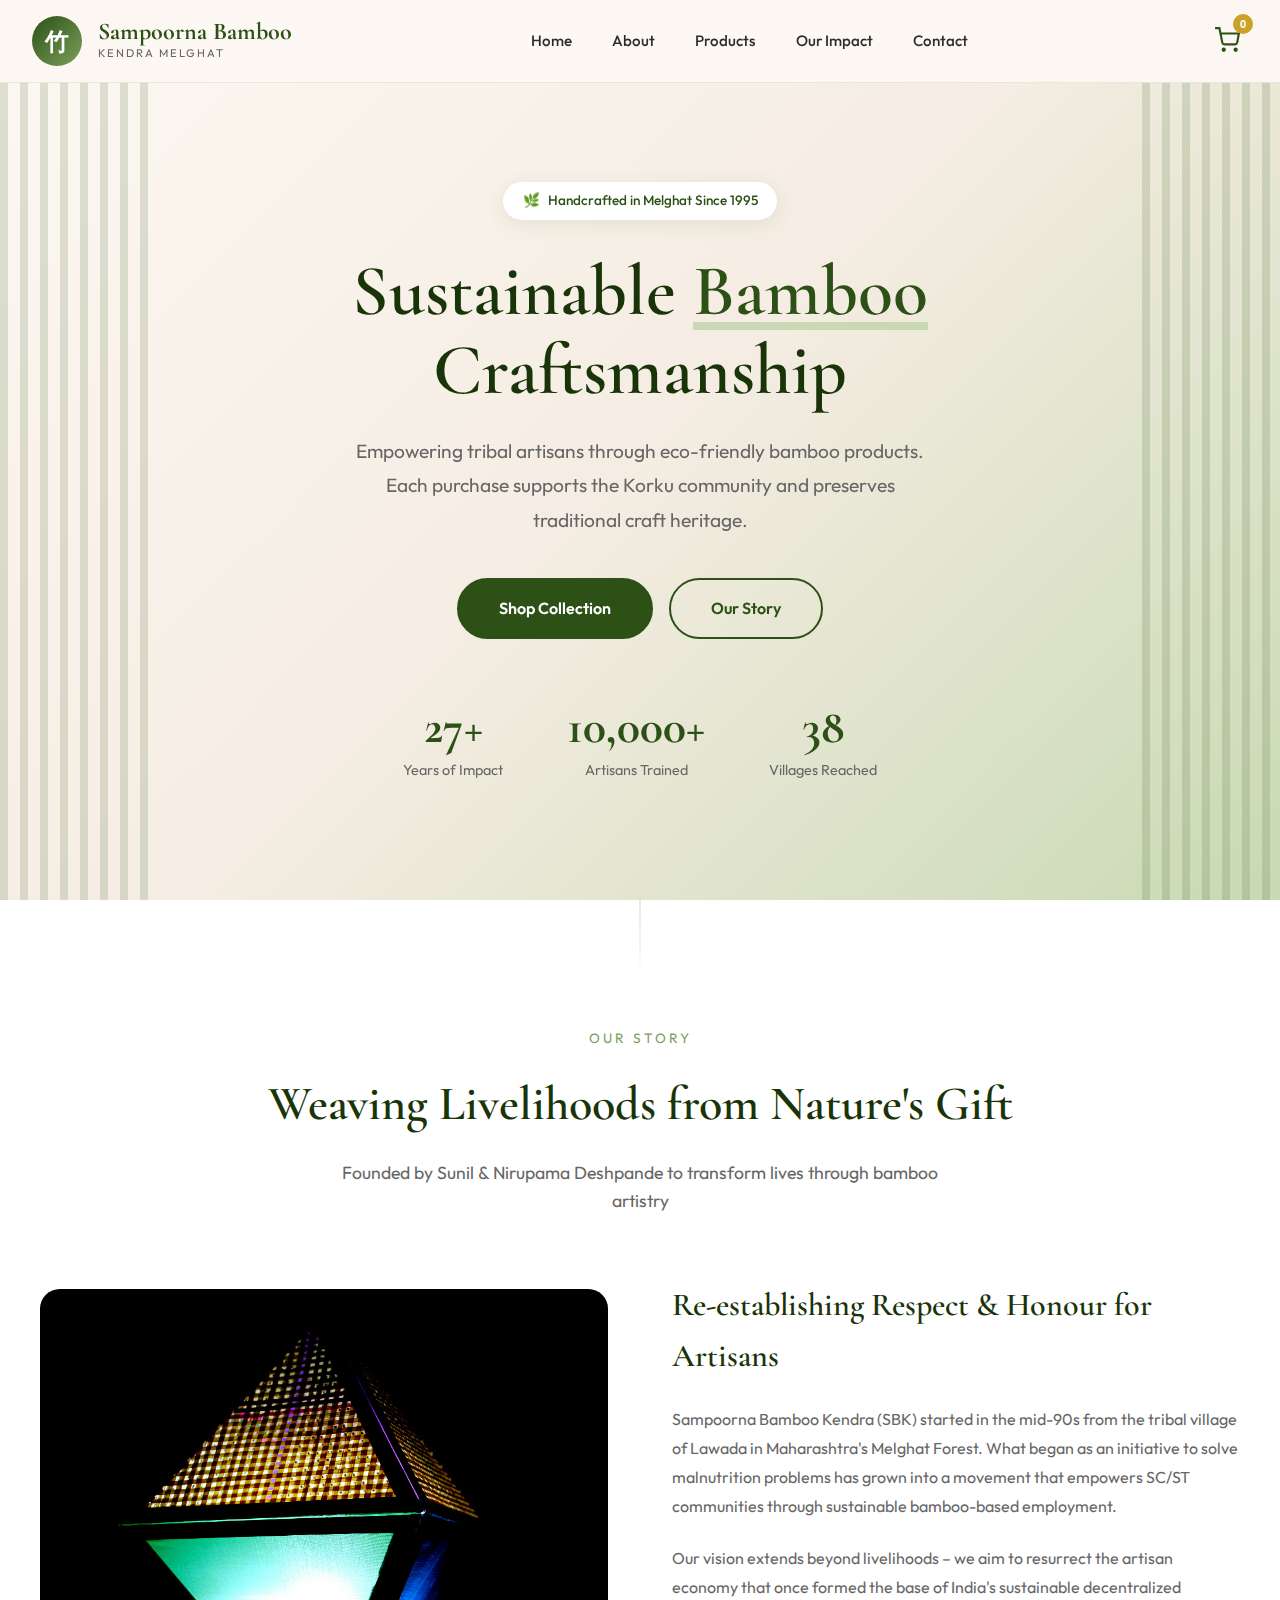
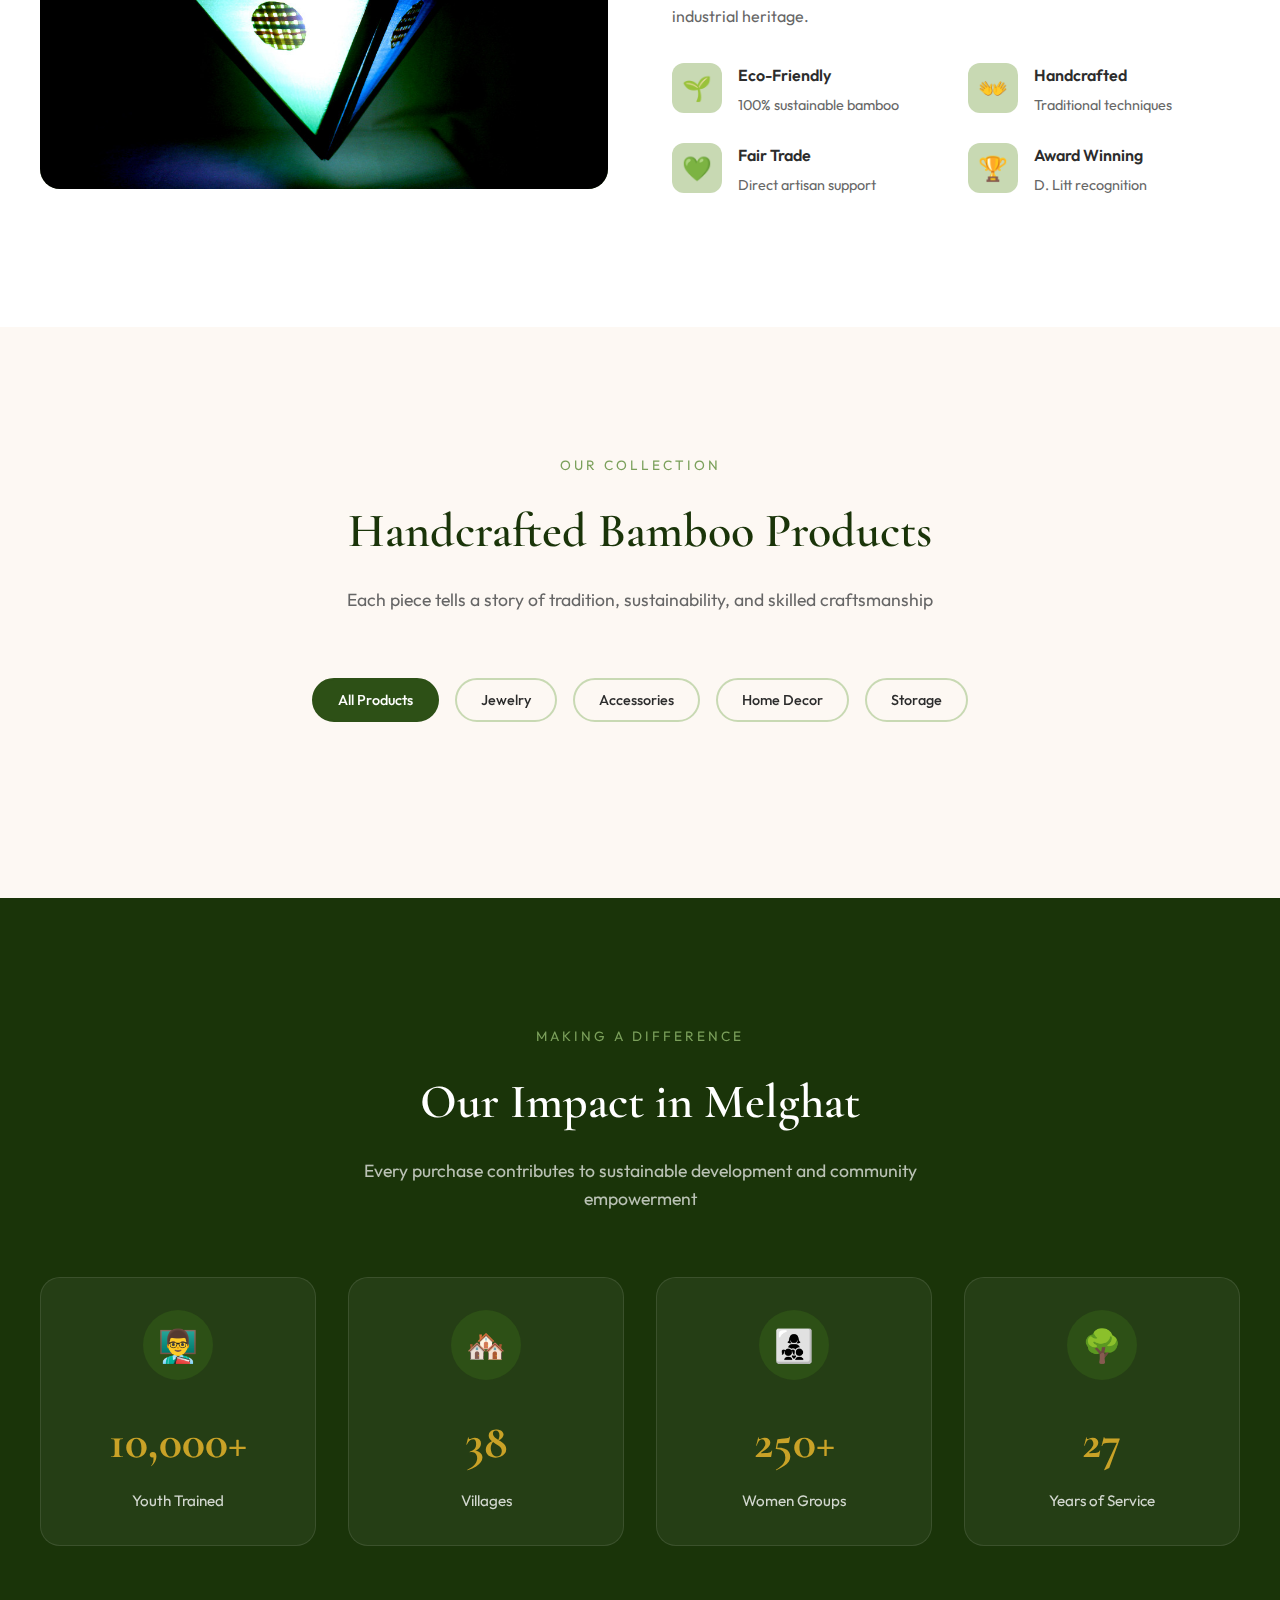
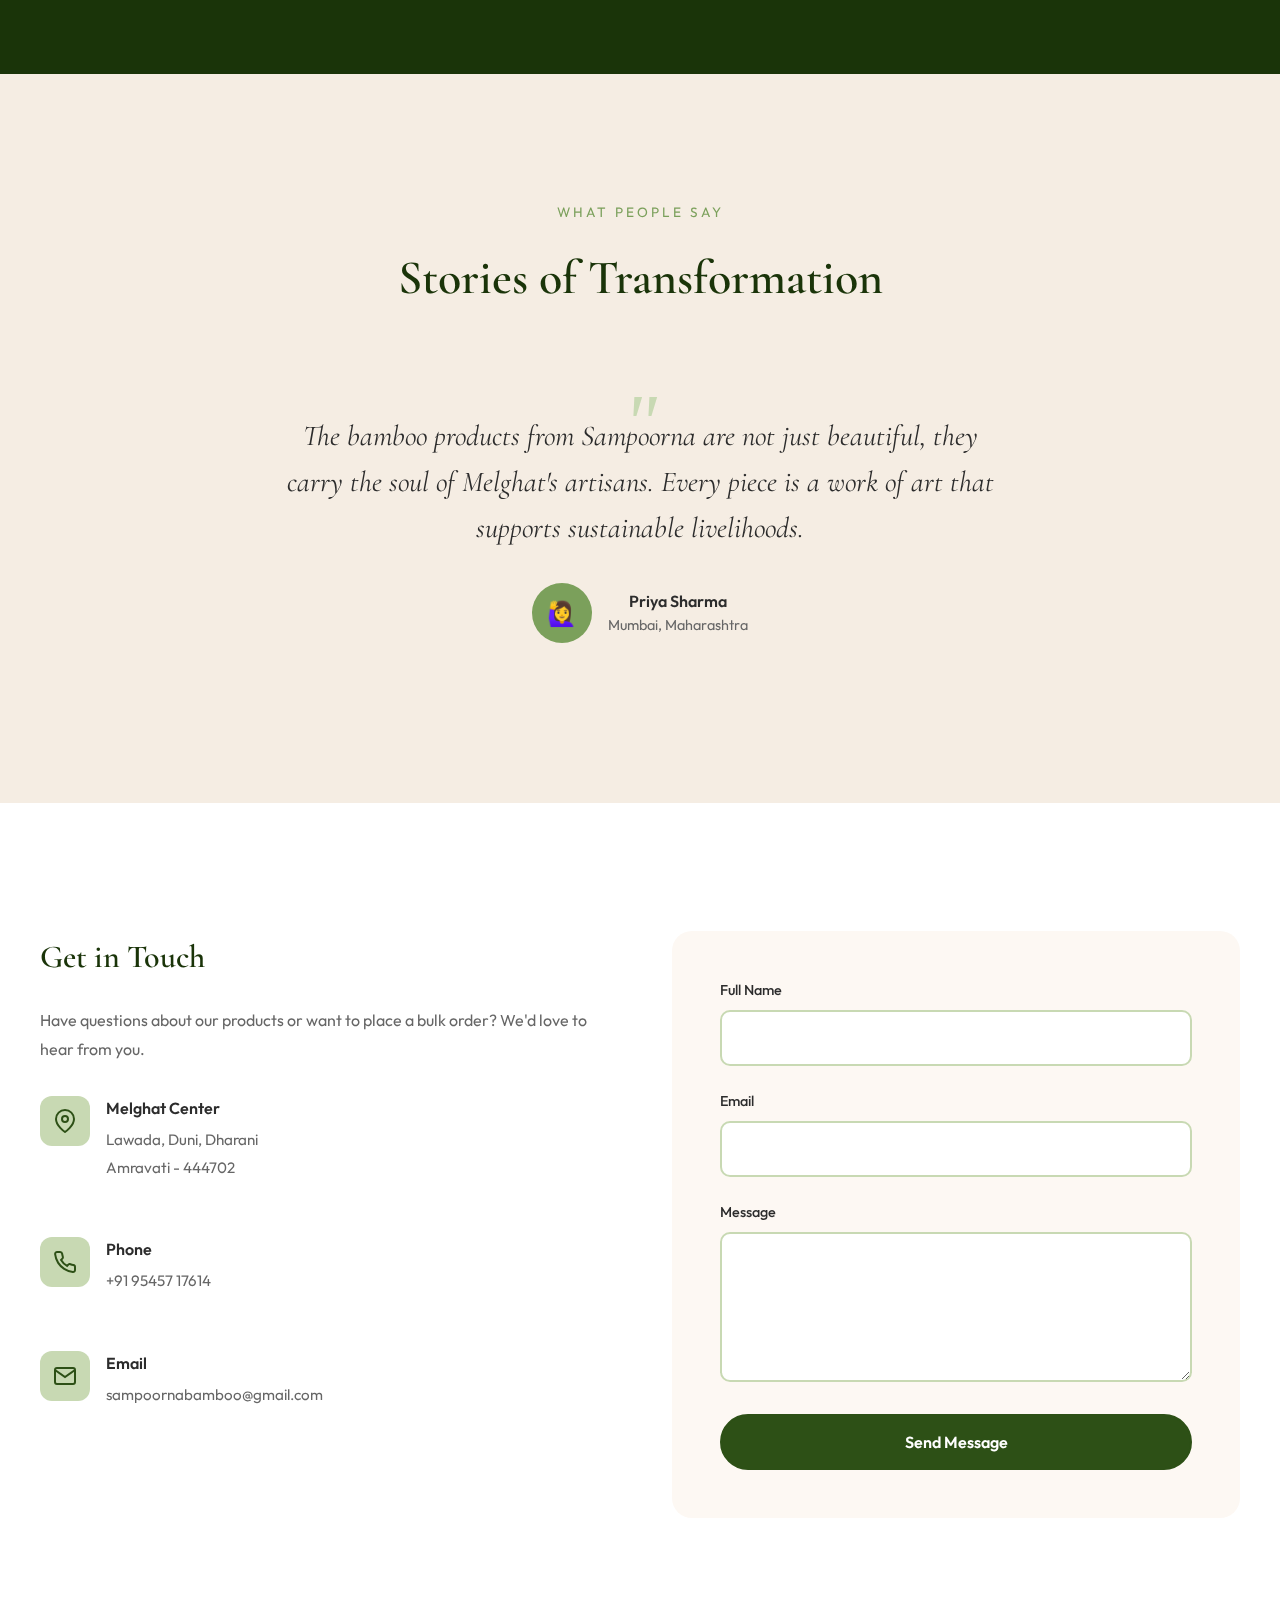
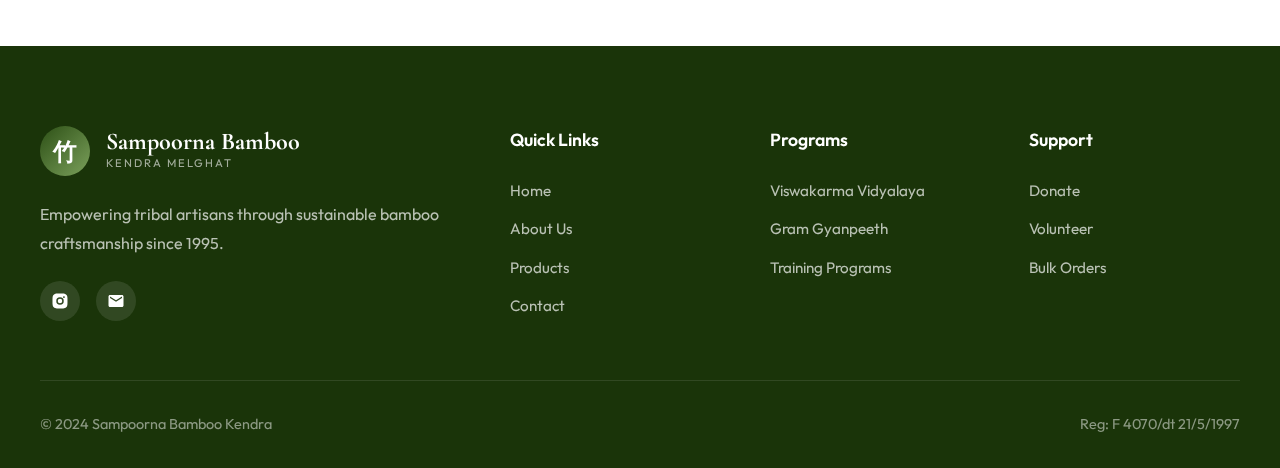
<file: sampoorna-bamboo-website.html>
<!DOCTYPE html>
<html lang="en">
<head>
    <meta charset="UTF-8">
    <meta name="viewport" content="width=device-width, initial-scale=1.0">
    <title>Sampoorna Bamboo Kendra | Eco-Friendly Bamboo Products from Melghat</title>
    <link rel="preconnect" href="https://fonts.googleapis.com">
    <link rel="preconnect" href="https://fonts.gstatic.com" crossorigin>
    <link href="https://fonts.googleapis.com/css2?family=Cormorant+Garamond:ital,wght@0,400;0,500;0,600;0,700;1,400&family=Outfit:wght@300;400;500;600;700&display=swap" rel="stylesheet">
    <style>
        :root{--bamboo-green:#2D5016;--bamboo-light:#7BA05B;--bamboo-pale:#C8D9B3;--cream:#FDF8F3;--cream-dark:#F5EDE3;--forest:#1A3409;--gold:#C9A227;--text-dark:#2C2C2C;--text-light:#666;--white:#FFF}*{margin:0;padding:0;box-sizing:border-box}html{scroll-behavior:smooth}body{font-family:'Outfit',sans-serif;background:var(--cream);color:var(--text-dark);line-height:1.6;overflow-x:hidden}h1,h2,h3,h4,h5,h6{font-family:'Cormorant Garamond',serif;font-weight:600}.bamboo-pattern{position:fixed;top:0;left:0;width:100%;height:100%;pointer-events:none;z-index:-1;opacity:.03;background-image:repeating-linear-gradient(90deg,var(--bamboo-green) 0 2px,transparent 2px 60px),repeating-linear-gradient(0deg,var(--bamboo-green) 0 1px,transparent 1px 120px)}.nav{position:fixed;top:0;left:0;width:100%;background:rgba(253,248,243,.95);backdrop-filter:blur(10px);z-index:1000;padding:1rem 2rem;transition:.3s;border-bottom:1px solid rgba(45,80,22,.1)}.nav.scrolled{padding:.7rem 2rem;box-shadow:0 4px 30px rgba(0,0,0,.08)}.nav-container{max-width:1400px;margin:0 auto;display:flex;justify-content:space-between;align-items:center}.logo{display:flex;align-items:center;gap:1rem;text-decoration:none}.logo-icon{width:50px;height:50px;background:linear-gradient(135deg,var(--bamboo-green),var(--bamboo-light));border-radius:50%;display:flex;align-items:center;justify-content:center}.logo-icon::before{content:'竹';font-size:1.5rem;color:#fff;font-weight:700}.logo-text{display:flex;flex-direction:column}.logo-text span:first-child{font-family:'Cormorant Garamond',serif;font-size:1.5rem;font-weight:700;color:var(--bamboo-green);line-height:1.1}.logo-text span:last-child{font-size:.7rem;color:var(--text-light);letter-spacing:2px;text-transform:uppercase}.nav-links{display:flex;gap:2.5rem;list-style:none}.nav-links a{text-decoration:none;color:var(--text-dark);font-weight:500;font-size:.95rem;position:relative;transition:.3s}.nav-links a::after{content:'';position:absolute;bottom:-4px;left:0;width:0;height:2px;background:var(--bamboo-green);transition:.3s}.nav-links a:hover{color:var(--bamboo-green)}.nav-links a:hover::after{width:100%}.nav-right{display:flex;align-items:center;gap:1.5rem}.cart-btn{position:relative;background:0;border:0;cursor:pointer;padding:.5rem;transition:.3s}.cart-btn:hover{transform:scale(1.1)}.cart-btn svg{width:26px;height:26px;stroke:var(--bamboo-green)}.cart-count{position:absolute;top:-5px;right:-5px;background:var(--gold);color:#fff;font-size:.7rem;font-weight:600;width:20px;height:20px;border-radius:50%;display:flex;align-items:center;justify-content:center}.mobile-menu-btn{display:none;background:0;border:0;cursor:pointer;flex-direction:column;gap:5px;padding:5px}.mobile-menu-btn span{display:block;width:25px;height:2px;background:var(--bamboo-green)}.hero{min-height:100vh;display:flex;align-items:center;justify-content:center;position:relative;overflow:hidden;padding:8rem 2rem 4rem}.hero-bg{position:absolute;top:0;left:0;width:100%;height:100%;background:linear-gradient(135deg,var(--cream),var(--cream-dark) 50%,var(--bamboo-pale));z-index:-1}.hero-bamboo-left,.hero-bamboo-right{position:absolute;top:0;height:100%;width:150px;z-index:1;opacity:.15}.hero-bamboo-left{left:0;background:repeating-linear-gradient(90deg,var(--bamboo-green) 0 8px,transparent 8px 20px)}.hero-bamboo-right{right:0;background:repeating-linear-gradient(90deg,transparent 0 12px,var(--bamboo-green) 12px 20px)}.hero-content{max-width:900px;text-align:center;z-index:2;animation:fadeInUp 1s ease-out}@keyframes fadeInUp{from{opacity:0;transform:translateY(40px)}to{opacity:1;transform:translateY(0)}}.hero-badge{display:inline-flex;align-items:center;gap:.5rem;background:var(--white);padding:.5rem 1.2rem;border-radius:50px;font-size:.85rem;color:var(--bamboo-green);font-weight:500;margin-bottom:2rem;box-shadow:0 4px 20px rgba(45,80,22,.1)}.hero-badge::before{content:'🌿'}.hero h1{font-size:clamp(2.5rem,6vw,4.5rem);color:var(--forest);margin-bottom:1.5rem;line-height:1.1}.hero h1 span{color:var(--bamboo-green);position:relative}.hero h1 span::after{content:'';position:absolute;bottom:5px;left:0;width:100%;height:8px;background:var(--bamboo-pale);z-index:-1}.hero p{font-size:1.2rem;color:var(--text-light);max-width:600px;margin:0 auto 2.5rem;line-height:1.8}.hero-btns{display:flex;gap:1rem;justify-content:center;flex-wrap:wrap}.btn{padding:1rem 2.5rem;font-size:1rem;font-weight:600;border-radius:50px;text-decoration:none;transition:.3s;cursor:pointer;font-family:'Outfit',sans-serif}.btn-primary{background:var(--bamboo-green);color:#fff;border:2px solid var(--bamboo-green)}.btn-primary:hover{background:var(--forest);border-color:var(--forest);transform:translateY(-3px);box-shadow:0 10px 30px rgba(45,80,22,.3)}.btn-secondary{background:0;color:var(--bamboo-green);border:2px solid var(--bamboo-green)}.btn-secondary:hover{background:var(--bamboo-green);color:#fff;transform:translateY(-3px)}.hero-stats{display:flex;justify-content:center;gap:4rem;margin-top:4rem;flex-wrap:wrap}.stat{text-align:center}.stat-number{font-family:'Cormorant Garamond',serif;font-size:3rem;font-weight:700;color:var(--bamboo-green);line-height:1}.stat-label{font-size:.9rem;color:var(--text-light);margin-top:.5rem}.about{padding:8rem 2rem;background:var(--white);position:relative}.about::before{content:'';position:absolute;top:0;left:50%;transform:translateX(-50%);width:1px;height:80px;background:linear-gradient(to bottom,var(--bamboo-pale),transparent)}.container{max-width:1200px;margin:0 auto}.section-header{text-align:center;margin-bottom:4rem}.section-tag{font-size:.85rem;letter-spacing:3px;text-transform:uppercase;color:var(--bamboo-light);margin-bottom:1rem;display:block}.section-title{font-size:clamp(2rem,4vw,3rem);color:var(--forest);margin-bottom:1rem}.section-subtitle{font-size:1.1rem;color:var(--text-light);max-width:600px;margin:0 auto}.about-grid{display:grid;grid-template-columns:1fr 1fr;gap:4rem;align-items:center}.about-image{position:relative}.about-image-main{width:100%;height:500px;background:linear-gradient(135deg,var(--bamboo-pale),var(--bamboo-light));border-radius:20px;overflow:hidden}.about-image-main img{width:100%;height:100%;object-fit:cover}.about-image-accent{position:absolute;bottom:-30px;right:-30px;width:200px;height:200px;background:var(--gold);border-radius:20px;z-index:-1;opacity:.3}.about-content h3{font-size:2rem;color:var(--forest);margin-bottom:1.5rem}.about-content p{color:var(--text-light);margin-bottom:1.5rem;line-height:1.8}.about-features{display:grid;grid-template-columns:1fr 1fr;gap:1.5rem;margin-top:2rem}.about-feature{display:flex;align-items:flex-start;gap:1rem}.about-feature-icon{width:50px;height:50px;background:var(--bamboo-pale);border-radius:12px;display:flex;align-items:center;justify-content:center;flex-shrink:0;font-size:1.5rem}.about-feature-text h4{font-size:1rem;color:var(--text-dark);margin-bottom:.3rem;font-family:'Outfit',sans-serif;font-weight:600}.about-feature-text p{font-size:.9rem;color:var(--text-light);margin:0}.products{padding:8rem 2rem;background:var(--cream)}.products-filter{display:flex;justify-content:center;gap:1rem;margin-bottom:3rem;flex-wrap:wrap}.filter-btn{padding:.7rem 1.5rem;border:2px solid var(--bamboo-pale);background:0;border-radius:50px;font-size:.9rem;font-weight:500;color:var(--text-dark);cursor:pointer;transition:.3s;font-family:'Outfit',sans-serif}.filter-btn:hover,.filter-btn.active{background:var(--bamboo-green);border-color:var(--bamboo-green);color:#fff}.products-grid{display:grid;grid-template-columns:repeat(auto-fill,minmax(300px,1fr));gap:2rem}.product-card{background:var(--white);border-radius:20px;overflow:hidden;transition:.4s}.product-card:hover{transform:translateY(-10px);box-shadow:0 20px 50px rgba(45,80,22,.15)}.product-image{height:300px;background:linear-gradient(135deg,var(--bamboo-pale),var(--cream-dark));position:relative;overflow:hidden}.product-image img{width:100%;height:100%;object-fit:cover;transition:.4s}.product-card:hover .product-image img{transform:scale(1.05)}.product-badge{position:absolute;top:1rem;left:1rem;background:var(--gold);color:#fff;padding:.3rem .8rem;border-radius:50px;font-size:.75rem;font-weight:600;z-index:2}.product-wishlist{position:absolute;top:1rem;right:1rem;width:40px;height:40px;background:#fff;border-radius:50%;display:flex;align-items:center;justify-content:center;cursor:pointer;transition:.3s;border:0;z-index:2}.product-wishlist:hover{background:var(--bamboo-green)}.product-wishlist:hover svg{stroke:#fff}.product-wishlist svg{width:20px;height:20px;stroke:var(--bamboo-green);fill:none}.product-info{padding:1.5rem}.product-category{font-size:.8rem;color:var(--bamboo-light);text-transform:uppercase;letter-spacing:1px;margin-bottom:.5rem}.product-title{font-size:1.3rem;color:var(--text-dark);margin-bottom:.5rem}.product-description{font-size:.9rem;color:var(--text-light);margin-bottom:1rem;line-height:1.6}.product-footer{display:flex;justify-content:space-between;align-items:center}.product-price{font-family:'Cormorant Garamond',serif;font-size:1.5rem;font-weight:700;color:var(--bamboo-green)}.add-to-cart{width:45px;height:45px;border-radius:50%;background:var(--bamboo-green);border:0;cursor:pointer;display:flex;align-items:center;justify-content:center;transition:.3s}.add-to-cart:hover{background:var(--forest);transform:scale(1.1)}.add-to-cart svg{width:20px;height:20px;stroke:#fff}.impact{padding:8rem 2rem;background:var(--forest);position:relative;overflow:hidden}.impact .section-tag{color:var(--bamboo-light)}.impact .section-title,.impact .section-header{color:#fff}.impact .section-subtitle{color:rgba(255,255,255,.7)}.impact-grid{display:grid;grid-template-columns:repeat(4,1fr);gap:2rem;margin-top:3rem}.impact-card{text-align:center;padding:2rem;background:rgba(255,255,255,.05);border-radius:20px;border:1px solid rgba(255,255,255,.1);transition:.3s}.impact-card:hover{background:rgba(255,255,255,.1);transform:translateY(-5px)}.impact-icon{width:70px;height:70px;background:var(--bamboo-green);border-radius:50%;display:flex;align-items:center;justify-content:center;margin:0 auto 1.5rem;font-size:2rem}.impact-number{font-family:'Cormorant Garamond',serif;font-size:3rem;font-weight:700;color:var(--gold);margin-bottom:.5rem}.impact-label{color:rgba(255,255,255,.8);font-size:.95rem}.testimonials{padding:8rem 2rem;background:var(--cream-dark)}.testimonial-slider{max-width:800px;margin:0 auto}.testimonial{text-align:center;padding:2rem}.testimonial-quote{font-family:'Cormorant Garamond',serif;font-size:1.8rem;font-style:italic;color:var(--text-dark);line-height:1.6;margin-bottom:2rem;position:relative}.testimonial-quote::before{content:'"';font-size:5rem;color:var(--bamboo-pale);position:absolute;top:-30px;left:50%;transform:translateX(-50%);font-family:Georgia,serif;line-height:1}.testimonial-author{display:flex;align-items:center;justify-content:center;gap:1rem}.testimonial-avatar{width:60px;height:60px;border-radius:50%;background:var(--bamboo-light);display:flex;align-items:center;justify-content:center;font-size:1.5rem}.testimonial-info h4{font-family:'Outfit',sans-serif;font-size:1rem;font-weight:600;color:var(--text-dark)}.testimonial-info p{font-size:.9rem;color:var(--text-light)}.contact{padding:8rem 2rem;background:var(--white)}.contact-grid{display:grid;grid-template-columns:1fr 1fr;gap:4rem}.contact-info h3{font-size:2rem;color:var(--forest);margin-bottom:1.5rem}.contact-info p{color:var(--text-light);margin-bottom:2rem;line-height:1.8}.contact-details{display:flex;flex-direction:column;gap:1.5rem}.contact-item{display:flex;align-items:flex-start;gap:1rem}.contact-icon{width:50px;height:50px;background:var(--bamboo-pale);border-radius:12px;display:flex;align-items:center;justify-content:center;flex-shrink:0}.contact-icon svg{width:24px;height:24px;stroke:var(--bamboo-green)}.contact-text h4{font-family:'Outfit',sans-serif;font-size:1rem;font-weight:600;color:var(--text-dark);margin-bottom:.3rem}.contact-text p,.contact-text a{font-size:.95rem;color:var(--text-light);text-decoration:none}.contact-text a:hover{color:var(--bamboo-green)}.contact-form{background:var(--cream);padding:3rem;border-radius:20px}.form-group{margin-bottom:1.5rem}.form-group label{display:block;font-size:.9rem;font-weight:500;color:var(--text-dark);margin-bottom:.5rem}.form-group input,.form-group textarea{width:100%;padding:1rem;border:2px solid var(--bamboo-pale);border-radius:10px;font-size:1rem;font-family:'Outfit',sans-serif;transition:.3s;background:var(--white)}.form-group input:focus,.form-group textarea:focus{outline:0;border-color:var(--bamboo-green)}.form-group textarea{min-height:150px;resize:vertical}.footer{background:var(--forest);color:#fff;padding:5rem 2rem 2rem}.footer-grid{display:grid;grid-template-columns:2fr 1fr 1fr 1fr;gap:3rem;max-width:1200px;margin:0 auto;padding-bottom:3rem;border-bottom:1px solid rgba(255,255,255,.1)}.footer-brand .logo-text span:first-child{color:#fff}.footer-brand .logo-text span:last-child{color:rgba(255,255,255,.6)}.footer-brand p{color:rgba(255,255,255,.7);margin-top:1.5rem;line-height:1.8}.footer-social{display:flex;gap:1rem;margin-top:1.5rem}.footer-social a{width:40px;height:40px;background:rgba(255,255,255,.1);border-radius:50%;display:flex;align-items:center;justify-content:center;transition:.3s}.footer-social a:hover{background:var(--bamboo-green);transform:translateY(-3px)}.footer-social a svg{width:18px;height:18px;fill:#fff}.footer-links h4{font-family:'Outfit',sans-serif;font-size:1.1rem;font-weight:600;margin-bottom:1.5rem}.footer-links ul{list-style:none}.footer-links li{margin-bottom:.8rem}.footer-links a{color:rgba(255,255,255,.7);text-decoration:none;font-size:.95rem;transition:.3s}.footer-links a:hover{color:var(--bamboo-light)}.footer-bottom{max-width:1200px;margin:0 auto;padding-top:2rem;display:flex;justify-content:space-between;align-items:center;flex-wrap:wrap;gap:1rem}.footer-bottom p{color:rgba(255,255,255,.5);font-size:.9rem}.cart-overlay{position:fixed;top:0;left:0;width:100%;height:100%;background:rgba(0,0,0,.5);z-index:2000;opacity:0;visibility:hidden;transition:.3s}.cart-overlay.active{opacity:1;visibility:visible}.cart-sidebar{position:fixed;top:0;right:-450px;width:450px;max-width:100%;height:100%;background:var(--white);z-index:2001;transition:.4s;display:flex;flex-direction:column}.cart-sidebar.active{right:0}.cart-header{padding:1.5rem 2rem;border-bottom:1px solid var(--bamboo-pale);display:flex;justify-content:space-between;align-items:center}.cart-header h3{font-size:1.5rem;color:var(--forest)}.cart-close{background:0;border:0;cursor:pointer;padding:.5rem}.cart-close svg{width:24px;height:24px;stroke:var(--text-dark)}.cart-items{flex:1;overflow-y:auto;padding:1.5rem}.cart-empty{text-align:center;padding:3rem;color:var(--text-light)}.cart-empty-icon{font-size:4rem;margin-bottom:1rem;opacity:.5}.cart-item{display:flex;gap:1rem;padding:1rem 0;border-bottom:1px solid var(--cream-dark)}.cart-item-image{width:80px;height:80px;background:var(--bamboo-pale);border-radius:10px;overflow:hidden;flex-shrink:0}.cart-item-image img{width:100%;height:100%;object-fit:cover}.cart-item-details{flex:1}.cart-item-title{font-size:1rem;font-weight:600;color:var(--text-dark);margin-bottom:.3rem}.cart-item-price{color:var(--bamboo-green);font-weight:600}.cart-item-qty{display:flex;align-items:center;gap:.5rem;margin-top:.5rem}.qty-btn{width:28px;height:28px;border:1px solid var(--bamboo-pale);background:var(--white);border-radius:5px;cursor:pointer;display:flex;align-items:center;justify-content:center;font-size:1rem;transition:.2s}.qty-btn:hover{background:var(--bamboo-pale)}.cart-item-qty span{min-width:30px;text-align:center;font-weight:500}.cart-item-remove{background:0;border:0;cursor:pointer;color:#dc3545;font-size:.85rem;margin-top:.5rem}.cart-item-remove:hover{text-decoration:underline}.cart-footer{padding:1.5rem 2rem;border-top:1px solid var(--bamboo-pale);background:var(--cream)}.cart-total{display:flex;justify-content:space-between;align-items:center;margin-bottom:1rem}.cart-total span:first-child{font-size:1.1rem;color:var(--text-dark)}.cart-total span:last-child{font-family:'Cormorant Garamond',serif;font-size:1.8rem;font-weight:700;color:var(--bamboo-green)}.checkout-btn{width:100%;padding:1rem;background:var(--bamboo-green);color:#fff;border:0;border-radius:50px;font-size:1rem;font-weight:600;cursor:pointer;transition:.3s;font-family:'Outfit',sans-serif}.checkout-btn:hover{background:var(--forest)}.checkout-modal{position:fixed;top:0;left:0;width:100%;height:100%;background:rgba(0,0,0,.7);z-index:3000;display:flex;align-items:center;justify-content:center;opacity:0;visibility:hidden;transition:.3s;padding:1rem}.checkout-modal.active{opacity:1;visibility:visible}.checkout-content{background:var(--white);border-radius:20px;width:100%;max-width:600px;max-height:90vh;overflow-y:auto;transform:translateY(30px);transition:.3s}.checkout-modal.active .checkout-content{transform:translateY(0)}.checkout-header{padding:2rem;border-bottom:1px solid var(--bamboo-pale);display:flex;justify-content:space-between;align-items:center}.checkout-header h2{font-size:1.8rem;color:var(--forest)}.checkout-body{padding:2rem}.checkout-section{margin-bottom:2rem}.checkout-section h4{font-family:'Outfit',sans-serif;font-size:1.1rem;font-weight:600;color:var(--text-dark);margin-bottom:1rem;padding-bottom:.5rem;border-bottom:2px solid var(--bamboo-pale)}.form-row{display:grid;grid-template-columns:1fr 1fr;gap:1rem}.card-icons{display:flex;gap:.5rem;margin-bottom:1rem}.card-icons span{padding:.3rem .8rem;background:var(--cream);border-radius:5px;font-size:.8rem;color:var(--text-light)}.order-summary{background:var(--cream);padding:1.5rem;border-radius:15px;margin-top:1rem}.order-item{display:flex;justify-content:space-between;margin-bottom:.8rem;font-size:.95rem}.order-total{display:flex;justify-content:space-between;padding-top:1rem;border-top:1px solid var(--bamboo-pale);margin-top:1rem;font-weight:600}.order-total span:last-child{color:var(--bamboo-green);font-size:1.2rem}.place-order-btn{width:100%;padding:1.2rem;background:var(--bamboo-green);color:#fff;border:0;border-radius:50px;font-size:1.1rem;font-weight:600;cursor:pointer;transition:.3s;margin-top:1.5rem;font-family:'Outfit',sans-serif}.place-order-btn:hover{background:var(--forest)}.place-order-btn:disabled{background:var(--text-light);cursor:not-allowed}.success-message{text-align:center;padding:3rem}.success-icon{width:80px;height:80px;background:var(--bamboo-green);border-radius:50%;display:flex;align-items:center;justify-content:center;margin:0 auto 1.5rem}.success-icon svg{width:40px;height:40px;stroke:#fff}.success-message h3{font-size:1.8rem;color:var(--forest);margin-bottom:1rem}.success-message p{color:var(--text-light);margin-bottom:2rem}.toast{position:fixed;bottom:2rem;right:2rem;background:var(--forest);color:#fff;padding:1rem 1.5rem;border-radius:10px;display:flex;align-items:center;gap:.8rem;transform:translateX(150%);transition:.4s;z-index:4000;box-shadow:0 10px 30px rgba(0,0,0,.2)}.toast.show{transform:translateX(0)}.toast-icon{font-size:1.2rem}@media(max-width:1024px){.impact-grid{grid-template-columns:repeat(2,1fr)}.footer-grid{grid-template-columns:repeat(2,1fr)}}@media(max-width:768px){.nav-links{display:none}.mobile-menu-btn{display:flex}.hero h1{font-size:2.5rem}.hero-stats{gap:2rem}.about-grid,.contact-grid{grid-template-columns:1fr}.about-image{order:-1}.footer-grid{grid-template-columns:1fr;text-align:center}.footer-brand{display:flex;flex-direction:column;align-items:center}.footer-social{justify-content:center}.form-row{grid-template-columns:1fr}.cart-sidebar{width:100%}.products-grid{grid-template-columns:1fr}}@media(max-width:480px){.hero-btns{flex-direction:column;align-items:center}.impact-grid{grid-template-columns:1fr}}
    </style>
</head>
<body>
<div class="bamboo-pattern"></div>
<nav class="nav" id="navbar"><div class="nav-container"><a href="#" class="logo"><div class="logo-icon"></div><div class="logo-text"><span>Sampoorna Bamboo</span><span>Kendra Melghat</span></div></a><ul class="nav-links"><li><a href="#home">Home</a></li><li><a href="#about">About</a></li><li><a href="#products">Products</a></li><li><a href="#impact">Our Impact</a></li><li><a href="#contact">Contact</a></li></ul><div class="nav-right"><button class="cart-btn" id="cartBtn"><svg viewBox="0 0 24 24" fill="none" stroke-width="2"><circle cx="9" cy="21" r="1"></circle><circle cx="20" cy="21" r="1"></circle><path d="M1 1h4l2.68 13.39a2 2 0 0 0 2 1.61h9.72a2 2 0 0 0 2-1.61L23 6H6"></path></svg><span class="cart-count" id="cartCount">0</span></button><button class="mobile-menu-btn"><span></span><span></span><span></span></button></div></div></nav>
<section class="hero" id="home"><div class="hero-bg"></div><div class="hero-bamboo-left"></div><div class="hero-bamboo-right"></div><div class="hero-content"><div class="hero-badge">Handcrafted in Melghat Since 1995</div><h1>Sustainable <span>Bamboo</span> Craftsmanship</h1><p>Empowering tribal artisans through eco-friendly bamboo products. Each purchase supports the Korku community and preserves traditional craft heritage.</p><div class="hero-btns"><a href="#products" class="btn btn-primary">Shop Collection</a><a href="#about" class="btn btn-secondary">Our Story</a></div><div class="hero-stats"><div class="stat"><div class="stat-number">27+</div><div class="stat-label">Years of Impact</div></div><div class="stat"><div class="stat-number">10,000+</div><div class="stat-label">Artisans Trained</div></div><div class="stat"><div class="stat-number">38</div><div class="stat-label">Villages Reached</div></div></div></div></section>
<section class="about" id="about"><div class="container"><div class="section-header"><span class="section-tag">Our Story</span><h2 class="section-title">Weaving Livelihoods from Nature's Gift</h2><p class="section-subtitle">Founded by Sunil & Nirupama Deshpande to transform lives through bamboo artistry</p></div><div class="about-grid"><div class="about-image"><div class="about-image-main"><img src="images/33cbeb72-0ff5-4a60-9edf-1e4cc95884ee.jpg" alt="Bamboo Lamp"></div><div class="about-image-accent"></div></div><div class="about-content"><h3>Re-establishing Respect & Honour for Artisans</h3><p>Sampoorna Bamboo Kendra (SBK) started in the mid-90s from the tribal village of Lawada in Maharashtra's Melghat Forest. What began as an initiative to solve malnutrition problems has grown into a movement that empowers SC/ST communities through sustainable bamboo-based employment.</p><p>Our vision extends beyond livelihoods – we aim to resurrect the artisan economy that once formed the base of India's sustainable decentralized industrial heritage.</p><div class="about-features"><div class="about-feature"><div class="about-feature-icon">🌱</div><div class="about-feature-text"><h4>Eco-Friendly</h4><p>100% sustainable bamboo</p></div></div><div class="about-feature"><div class="about-feature-icon">👐</div><div class="about-feature-text"><h4>Handcrafted</h4><p>Traditional techniques</p></div></div><div class="about-feature"><div class="about-feature-icon">💚</div><div class="about-feature-text"><h4>Fair Trade</h4><p>Direct artisan support</p></div></div><div class="about-feature"><div class="about-feature-icon">🏆</div><div class="about-feature-text"><h4>Award Winning</h4><p>D. Litt recognition</p></div></div></div></div></div></div></section>
<section class="products" id="products"><div class="container"><div class="section-header"><span class="section-tag">Our Collection</span><h2 class="section-title">Handcrafted Bamboo Products</h2><p class="section-subtitle">Each piece tells a story of tradition, sustainability, and skilled craftsmanship</p></div><div class="products-filter"><button class="filter-btn active" data-filter="all">All Products</button><button class="filter-btn" data-filter="jewelry">Jewelry</button><button class="filter-btn" data-filter="accessories">Accessories</button><button class="filter-btn" data-filter="decor">Home Decor</button><button class="filter-btn" data-filter="storage">Storage</button></div><div class="products-grid" id="productsGrid"></div></div></section>
<section class="impact" id="impact"><div class="container"><div class="section-header"><span class="section-tag">Making a Difference</span><h2 class="section-title">Our Impact in Melghat</h2><p class="section-subtitle">Every purchase contributes to sustainable development and community empowerment</p></div><div class="impact-grid"><div class="impact-card"><div class="impact-icon">👨‍🏫</div><div class="impact-number">10,000+</div><div class="impact-label">Youth Trained</div></div><div class="impact-card"><div class="impact-icon">🏘️</div><div class="impact-number">38</div><div class="impact-label">Villages</div></div><div class="impact-card"><div class="impact-icon">👩‍👧‍👦</div><div class="impact-number">250+</div><div class="impact-label">Women Groups</div></div><div class="impact-card"><div class="impact-icon">🌳</div><div class="impact-number">27</div><div class="impact-label">Years of Service</div></div></div></div></section>
<section class="testimonials"><div class="container"><div class="section-header"><span class="section-tag">What People Say</span><h2 class="section-title">Stories of Transformation</h2></div><div class="testimonial-slider"><div class="testimonial"><p class="testimonial-quote">The bamboo products from Sampoorna are not just beautiful, they carry the soul of Melghat's artisans. Every piece is a work of art that supports sustainable livelihoods.</p><div class="testimonial-author"><div class="testimonial-avatar">🙋‍♀️</div><div class="testimonial-info"><h4>Priya Sharma</h4><p>Mumbai, Maharashtra</p></div></div></div></div></div></section>
<section class="contact" id="contact"><div class="container"><div class="contact-grid"><div class="contact-info"><h3>Get in Touch</h3><p>Have questions about our products or want to place a bulk order? We'd love to hear from you.</p><div class="contact-details"><div class="contact-item"><div class="contact-icon"><svg viewBox="0 0 24 24" fill="none" stroke-width="2"><path d="M21 10c0 7-9 13-9 13s-9-6-9-13a9 9 0 0 1 18 0z"></path><circle cx="12" cy="10" r="3"></circle></svg></div><div class="contact-text"><h4>Melghat Center</h4><p>Lawada, Duni, Dharani<br>Amravati - 444702</p></div></div><div class="contact-item"><div class="contact-icon"><svg viewBox="0 0 24 24" fill="none" stroke-width="2"><path d="M22 16.92v3a2 2 0 0 1-2.18 2 19.79 19.79 0 0 1-8.63-3.07 19.5 19.5 0 0 1-6-6 19.79 19.79 0 0 1-3.07-8.67A2 2 0 0 1 4.11 2h3a2 2 0 0 1 2 1.72c.127.96.361 1.903.7 2.81a2 2 0 0 1-.45 2.11L8.09 9.91a16 16 0 0 0 6 6l1.27-1.27a2 2 0 0 1 2.11-.45c.907.339 1.85.573 2.81.7A2 2 0 0 1 22 16.92z"></path></svg></div><div class="contact-text"><h4>Phone</h4><p><a href="tel:+919545717614">+91 95457 17614</a></p></div></div><div class="contact-item"><div class="contact-icon"><svg viewBox="0 0 24 24" fill="none" stroke-width="2"><path d="M4 4h16c1.1 0 2 .9 2 2v12c0 1.1-.9 2-2 2H4c-1.1 0-2-.9-2-2V6c0-1.1.9-2 2-2z"></path><polyline points="22,6 12,13 2,6"></polyline></svg></div><div class="contact-text"><h4>Email</h4><p><a href="mailto:sampoornabamboo@gmail.com">sampoornabamboo@gmail.com</a></p></div></div></div></div><div class="contact-form"><form id="contactForm"><div class="form-group"><label>Full Name</label><input type="text" required></div><div class="form-group"><label>Email</label><input type="email" required></div><div class="form-group"><label>Message</label><textarea required></textarea></div><button type="submit" class="btn btn-primary" style="width:100%">Send Message</button></form></div></div></div></section>
<footer class="footer"><div class="footer-grid"><div class="footer-brand"><div class="logo"><div class="logo-icon"></div><div class="logo-text"><span>Sampoorna Bamboo</span><span>Kendra Melghat</span></div></div><p>Empowering tribal artisans through sustainable bamboo craftsmanship since 1995.</p><div class="footer-social"><a href="https://instagram.com/sampoornabamboo"><svg viewBox="0 0 24 24"><path d="M12 2c2.717 0 3.056.01 4.122.06 1.065.05 1.79.217 2.428.465.66.254 1.216.598 1.772 1.153.509.5.902 1.105 1.153 1.772.247.637.415 1.363.465 2.428.047 1.066.06 1.405.06 4.122 0 2.717-.01 3.056-.06 4.122-.05 1.065-.218 1.79-.465 2.428a4.883 4.883 0 0 1-1.153 1.772c-.5.508-1.105.902-1.772 1.153-.637.247-1.363.415-2.428.465-1.066.047-1.405.06-4.122.06-2.717 0-3.056-.01-4.122-.06-1.065-.05-1.79-.218-2.428-.465a4.89 4.89 0 0 1-1.772-1.153 4.904 4.904 0 0 1-1.153-1.772c-.248-.637-.415-1.363-.465-2.428C2.013 15.056 2 14.717 2 12c0-2.717.01-3.056.06-4.122.05-1.066.217-1.79.465-2.428a4.88 4.88 0 0 1 1.153-1.772A4.897 4.897 0 0 1 5.45 2.525c.638-.248 1.362-.415 2.428-.465C8.944 2.013 9.283 2 12 2zm0 5a5 5 0 1 0 0 10 5 5 0 0 0 0-10zm6.5-.25a1.25 1.25 0 1 0-2.5 0 1.25 1.25 0 0 0 2.5 0zM12 9a3 3 0 1 1 0 6 3 3 0 0 1 0-6z"/></svg></a><a href="mailto:sampoornabamboo@gmail.com"><svg viewBox="0 0 24 24"><path d="M20 4H4c-1.1 0-2 .9-2 2v12c0 1.1.9 2 2 2h16c1.1 0 2-.9 2-2V6c0-1.1-.9-2-2-2zm0 4l-8 5-8-5V6l8 5 8-5v2z"/></svg></a></div></div><div class="footer-links"><h4>Quick Links</h4><ul><li><a href="#home">Home</a></li><li><a href="#about">About Us</a></li><li><a href="#products">Products</a></li><li><a href="#contact">Contact</a></li></ul></div><div class="footer-links"><h4>Programs</h4><ul><li><a href="#">Viswakarma Vidyalaya</a></li><li><a href="#">Gram Gyanpeeth</a></li><li><a href="#">Training Programs</a></li></ul></div><div class="footer-links"><h4>Support</h4><ul><li><a href="#">Donate</a></li><li><a href="#">Volunteer</a></li><li><a href="#">Bulk Orders</a></li></ul></div></div><div class="footer-bottom"><p>© 2024 Sampoorna Bamboo Kendra</p><p>Reg: F 4070/dt 21/5/1997</p></div></footer>
<div class="cart-overlay" id="cartOverlay"></div>
<div class="cart-sidebar" id="cartSidebar"><div class="cart-header"><h3>Your Cart</h3><button class="cart-close" id="cartClose"><svg viewBox="0 0 24 24" fill="none" stroke-width="2"><line x1="18" y1="6" x2="6" y2="18"></line><line x1="6" y1="6" x2="18" y2="18"></line></svg></button></div><div class="cart-items" id="cartItems"><div class="cart-empty"><div class="cart-empty-icon">🛒</div><p>Your cart is empty</p></div></div><div class="cart-footer" id="cartFooter" style="display:none"><div class="cart-total"><span>Total:</span><span id="cartTotal">₹0</span></div><button class="checkout-btn" id="checkoutBtn">Proceed to Checkout</button></div></div>
<div class="checkout-modal" id="checkoutModal"><div class="checkout-content"><div class="checkout-header"><h2>Checkout</h2><button class="cart-close" id="checkoutClose"><svg viewBox="0 0 24 24" fill="none" stroke-width="2"><line x1="18" y1="6" x2="6" y2="18"></line><line x1="6" y1="6" x2="18" y2="18"></line></svg></button></div><div class="checkout-body" id="checkoutBody"></div></div></div>
<div class="toast" id="toast"><span class="toast-icon">✓</span><span id="toastMessage">Added to cart!</span></div>
<script>
    const products=[
        {id:1,name:"Bamboo Cylinder Earrings",category:"jewelry",price:180,description:"Elegant minimalist bamboo cylinder drop earrings with silver hooks",image:"images/be736f85-5e5b-40e2-b557-5f6e426f4764.jpg",badge:null},
        {id:2,name:"Woven Storage Box",category:"storage",price:450,description:"Beautiful round woven bamboo box with decorative rose lid",image:"images/a69ae5ae-8a85-4bdd-ad48-52eb114737ba.jpg",badge:"Bestseller"},
        {id:3,name:"Bamboo Leaf Earrings",category:"jewelry",price:220,description:"Delicate bamboo strip earrings shaped like natural leaves",image:"images/ccdb671d-f725-4af8-a9ed-b21c0bd41b30.jpg",badge:null},
        {id:4,name:"Bell Jhumka Earrings",category:"jewelry",price:280,description:"Traditional bell-shaped bamboo jhumka with blue beads",image:"images/d2e21927-c323-4b63-bb08-8830f87206e4.jpg",badge:"Popular"},
        {id:5,name:"Gandhi 150 Wall Hanging",category:"decor",price:850,description:"Commemorative diamond bamboo wall piece celebrating 150 years",image:"images/5f6410bb-4a7b-4c03-a5d1-3002a79a54e8.jpg",badge:"Limited"},
        {id:6,name:"Bamboo Mobile Stand",category:"accessories",price:320,description:"Compact bamboo phone holder with storage compartment",image:"images/6a5a7e65-375a-4bd6-a5e3-cefe61f0fca7.jpg",badge:null},
        {id:7,name:"Peacock Spiral Earrings",category:"jewelry",price:250,description:"Peacock-inspired bamboo spiral earrings with bead details",image:"images/6e490d94-c921-4ec7-a3ca-bcb8810b4adc.jpg",badge:null},
        {id:8,name:"Pink Celtic Hair Clip",category:"accessories",price:350,description:"Handwoven bamboo Celtic knot hair accessory in pink",image:"images/09da74b0-8650-4a24-9757-3fc29e707bba.jpg",badge:null},
        {id:9,name:"Green Celtic Hair Clip",category:"accessories",price:350,description:"Handwoven bamboo Celtic knot hair accessory in green",image:"images/9b378734-edd3-428e-92e9-9f9cf2f2dd87.jpg",badge:null},
        {id:10,name:"Pyramid Lamp Stand",category:"decor",price:680,description:"Elegant triangular bamboo lamp stand with tricolor accents",image:"images/17f3d7fb-e634-4ba3-8962-7a0bced7157c.jpg",badge:null},
        {id:11,name:"Illuminated Pyramid Lantern",category:"decor",price:1200,description:"Stunning bamboo pyramid lantern with mesmerizing light",image:"images/33cbeb72-0ff5-4a60-9edf-1e4cc95884ee.jpg",badge:"Premium"},
        {id:12,name:"Bamboo Loop Earrings",category:"jewelry",price:190,description:"Simple oval bamboo hoop earrings with colored beads",image:"images/420f113a-2fba-416a-8ba6-f78e61d999c5.jpg",badge:null},
        {id:13,name:"Bell Drop Earrings Green",category:"jewelry",price:240,description:"Elegant bamboo bell-shaped earrings with green accent",image:"images/796e2c00-93d5-418f-9b96-438ae103c7e7.jpg",badge:null},
        {id:14,name:"Bamboo Tube Earrings Gold",category:"jewelry",price:200,description:"Stylish bamboo tube earrings with gold hooks",image:"images/991ae806-5c27-4e25-83f1-adf5f1897479.jpg",badge:null},
        {id:15,name:"Designer Fruit Basket",category:"storage",price:750,description:"Elegant woven bamboo basket with wooden legs",image:"images/87455e3f-5626-46d3-be7e-df408edb4a8b.jpg",badge:null},
        {id:16,name:"Spiral Drop Earrings Red",category:"jewelry",price:260,description:"Teardrop bamboo earrings with red and blue crystals",image:"images/44475289-4cf9-44e5-8beb-e8b6f81cbc30.jpg",badge:null},
        {id:17,name:"Spiral Drop Earrings Blue",category:"jewelry",price:260,description:"Teardrop bamboo earrings with blue and orange crystals",image:"images/0054cf1a-74ed-4c6c-8072-b205f8a176c1.jpg",badge:null},
        {id:18,name:"Rose Top Storage Box",category:"storage",price:480,description:"Cylindrical woven bamboo container with rose knob",image:"images/beb3cfd7-5839-4e62-a576-39a265dbc9d1.jpg",badge:null},
        {id:19,name:"Square Basket Large",category:"storage",price:650,description:"Spacious square bamboo basket with orange weaving",image:"images/ace71a9a-a2b6-4106-ab3f-120fc86f4457.jpg",badge:null},
        {id:20,name:"Natural Celtic Hair Clip",category:"accessories",price:320,description:"Classic woven bamboo Celtic knot hair accessory",image:"images/b0324201-2be1-4ca2-a3bc-80c3e41c9365.jpg",badge:null}
    ];
    let cart=[];
    const$=id=>document.getElementById(id);
    const productsGrid=$('productsGrid'),cartBtn=$('cartBtn'),cartSidebar=$('cartSidebar'),cartOverlay=$('cartOverlay'),cartClose=$('cartClose'),cartItems=$('cartItems'),cartFooter=$('cartFooter'),cartCount=$('cartCount'),cartTotal=$('cartTotal'),checkoutBtn=$('checkoutBtn'),checkoutModal=$('checkoutModal'),checkoutClose=$('checkoutClose'),toast=$('toast'),toastMessage=$('toastMessage'),navbar=$('navbar');
    renderProducts('all');updateCart();
    window.addEventListener('scroll',()=>navbar.classList.toggle('scrolled',scrollY>50));
    function renderProducts(filter){
        const filtered=filter==='all'?products:products.filter(p=>p.category===filter);
        productsGrid.innerHTML=filtered.map(p=>`<div class="product-card"><div class="product-image">${p.badge?`<span class="product-badge">${p.badge}</span>`:''}<button class="product-wishlist"><svg viewBox="0 0 24 24" stroke-width="2"><path d="M20.84 4.61a5.5 5.5 0 0 0-7.78 0L12 5.67l-1.06-1.06a5.5 5.5 0 0 0-7.78 7.78l1.06 1.06L12 21.23l7.78-7.78 1.06-1.06a5.5 5.5 0 0 0 0-7.78z"></path></svg></button><img src="${p.image}" alt="${p.name}" loading="lazy"></div><div class="product-info"><div class="product-category">${p.category}</div><h3 class="product-title">${p.name}</h3><p class="product-description">${p.description}</p><div class="product-footer"><span class="product-price">₹${p.price}</span><button class="add-to-cart" onclick="addToCart(${p.id})"><svg viewBox="0 0 24 24" fill="none" stroke-width="2"><line x1="12" y1="5" x2="12" y2="19"></line><line x1="5" y1="12" x2="19" y2="12"></line></svg></button></div></div></div>`).join('');
    }
    document.querySelectorAll('.filter-btn').forEach(btn=>{btn.addEventListener('click',()=>{document.querySelectorAll('.filter-btn').forEach(b=>b.classList.remove('active'));btn.classList.add('active');renderProducts(btn.dataset.filter);});});
    function addToCart(id){const p=products.find(x=>x.id===id);const e=cart.find(x=>x.id===id);if(e)e.quantity++;else cart.push({...p,quantity:1});updateCart();showToast(p.name+' added!');}
    function updateCart(){const total=cart.reduce((s,i)=>s+i.quantity,0),price=cart.reduce((s,i)=>s+i.price*i.quantity,0);cartCount.textContent=total;cartTotal.textContent='₹'+price.toLocaleString();if(!cart.length){cartItems.innerHTML='<div class="cart-empty"><div class="cart-empty-icon">🛒</div><p>Your cart is empty</p></div>';cartFooter.style.display='none';}else{cartItems.innerHTML=cart.map(i=>`<div class="cart-item"><div class="cart-item-image"><img src="${i.image}" alt="${i.name}"></div><div class="cart-item-details"><div class="cart-item-title">${i.name}</div><div class="cart-item-price">₹${i.price}</div><div class="cart-item-qty"><button class="qty-btn" onclick="updateQty(${i.id},-1)">−</button><span>${i.quantity}</span><button class="qty-btn" onclick="updateQty(${i.id},1)">+</button></div><button class="cart-item-remove" onclick="removeItem(${i.id})">Remove</button></div></div>`).join('');cartFooter.style.display='block';}}
    function updateQty(id,d){const i=cart.find(x=>x.id===id);if(i){i.quantity+=d;if(i.quantity<=0)removeItem(id);else updateCart();}}
    function removeItem(id){cart=cart.filter(x=>x.id!==id);updateCart();showToast('Item removed');}
    cartBtn.onclick=()=>{cartSidebar.classList.add('active');cartOverlay.classList.add('active');document.body.style.overflow='hidden';};
    function closeCart(){cartSidebar.classList.remove('active');cartOverlay.classList.remove('active');document.body.style.overflow='';}
    cartClose.onclick=closeCart;cartOverlay.onclick=closeCart;
    checkoutBtn.onclick=()=>{closeCart();openCheckout();};
    function openCheckout(){const price=cart.reduce((s,i)=>s+i.price*i.quantity,0),ship=price>1000?0:100;$('checkoutBody').innerHTML=`<form id="checkoutForm"><div class="checkout-section"><h4>Shipping</h4><div class="form-group"><label>Full Name *</label><input type="text" required></div><div class="form-group"><label>Email *</label><input type="email" required></div><div class="form-group"><label>Phone *</label><input type="tel" required></div><div class="form-group"><label>Address *</label><input type="text" required></div><div class="form-row"><div class="form-group"><label>City *</label><input type="text" required></div><div class="form-group"><label>PIN *</label><input type="text" pattern="[0-9]{6}" required></div></div></div><div class="checkout-section"><h4>Payment</h4><div class="card-icons"><span>💳 Visa</span><span>💳 MC</span><span>💳 RuPay</span></div><div class="form-group"><label>Card Number *</label><input type="text" id="cardNum" maxlength="19" placeholder="1234 5678 9012 3456" required></div><div class="form-row"><div class="form-group"><label>Expiry *</label><input type="text" id="expiry" maxlength="5" placeholder="MM/YY" required></div><div class="form-group"><label>CVV *</label><input type="text" maxlength="4" placeholder="123" required></div></div></div><div class="checkout-section"><h4>Order Summary</h4><div class="order-summary">${cart.map(i=>`<div class="order-item"><span>${i.name} × ${i.quantity}</span><span>₹${(i.price*i.quantity).toLocaleString()}</span></div>`).join('')}<div class="order-item"><span>Shipping</span><span>${ship?'₹'+ship:'FREE'}</span></div><div class="order-total"><span>Total</span><span>₹${(price+ship).toLocaleString()}</span></div></div></div><button type="submit" class="place-order-btn">Place Order - ₹${(price+ship).toLocaleString()}</button></form>`;checkoutModal.classList.add('active');document.body.style.overflow='hidden';$('checkoutForm').onsubmit=handleCheckout;$('cardNum').oninput=e=>{let v=e.target.value.replace(/\D/g,'');e.target.value=v.match(/.{1,4}/g)?.join(' ')||v;};$('expiry').oninput=e=>{let v=e.target.value.replace(/\D/g,'');if(v.length>=2)v=v.slice(0,2)+'/'+v.slice(2);e.target.value=v;};}
    function closeCheckout(){checkoutModal.classList.remove('active');document.body.style.overflow='';}
    checkoutClose.onclick=closeCheckout;checkoutModal.onclick=e=>{if(e.target===checkoutModal)closeCheckout();};
    function handleCheckout(e){e.preventDefault();const btn=e.target.querySelector('.place-order-btn');btn.disabled=true;btn.textContent='Processing...';setTimeout(()=>{$('checkoutBody').innerHTML='<div class="success-message"><div class="success-icon"><svg viewBox="0 0 24 24" fill="none" stroke-width="2"><polyline points="20 6 9 17 4 12"></polyline></svg></div><h3>Order Placed!</h3><p>Thank you for supporting Melghat artisans. Order #SBK'+Date.now().toString().slice(-6)+' confirmed.</p><button class="btn btn-primary" onclick="closeCheckout();cart=[];updateCart();">Continue Shopping</button></div>';},2000);}
    function showToast(msg){toastMessage.textContent=msg;toast.classList.add('show');setTimeout(()=>toast.classList.remove('show'),3000);}
    $('contactForm').onsubmit=e=>{e.preventDefault();showToast('Message sent!');e.target.reset();};
    document.querySelectorAll('a[href^="#"]').forEach(a=>{a.onclick=e=>{e.preventDefault();document.querySelector(a.getAttribute('href'))?.scrollIntoView({behavior:'smooth'});}});
</script>
</body>
</html>
</file>
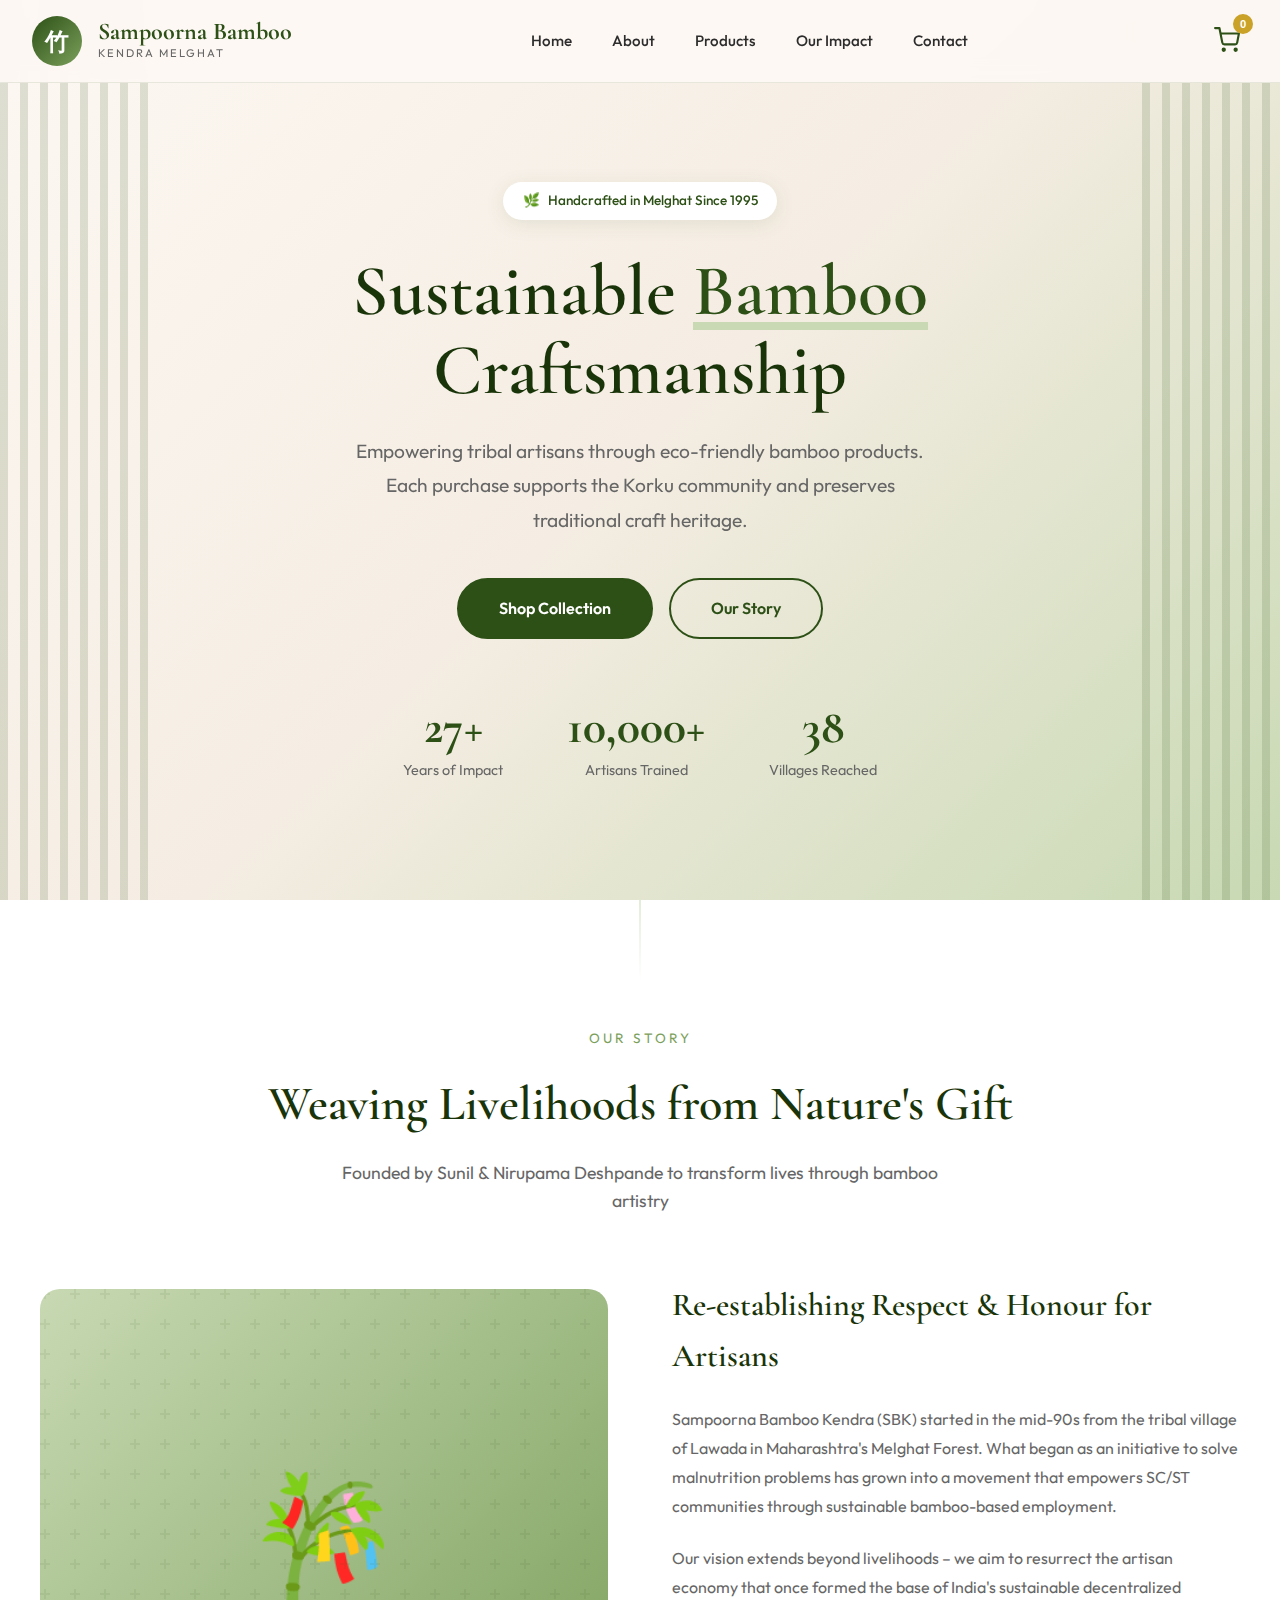
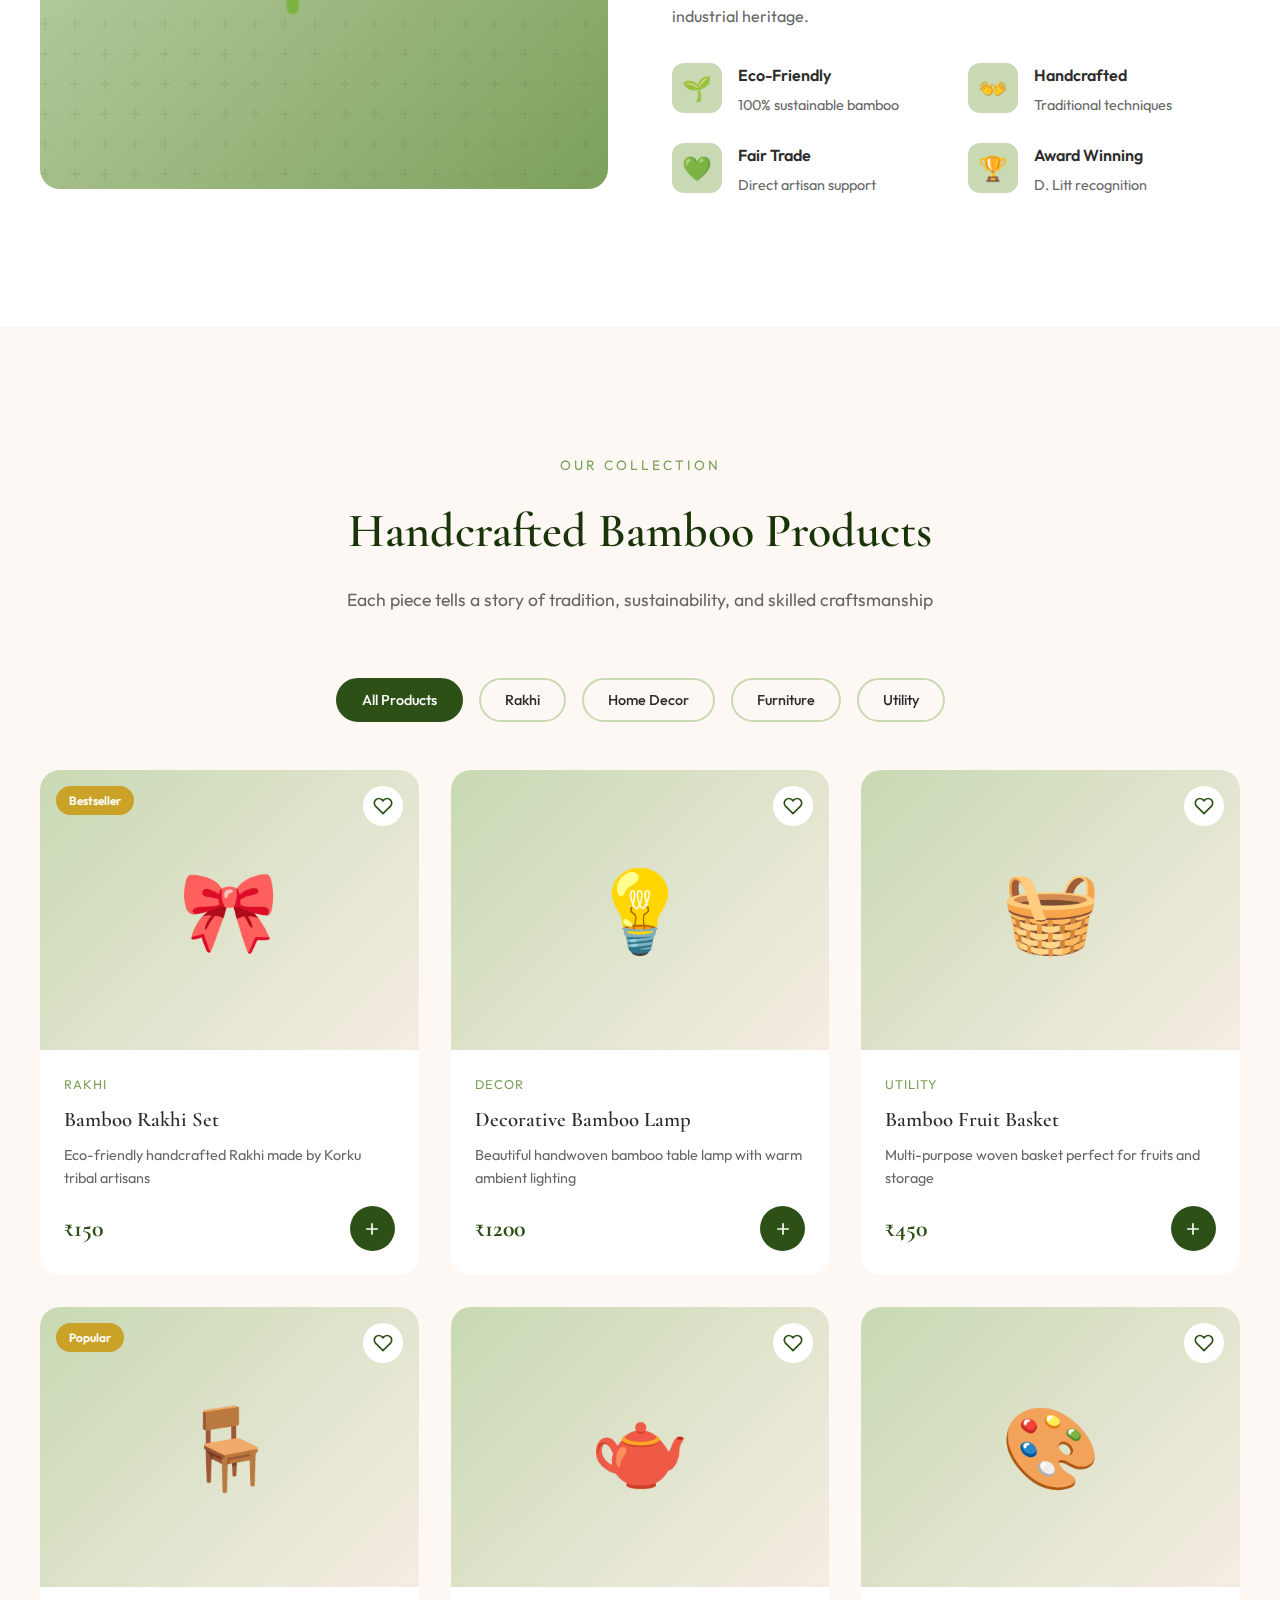
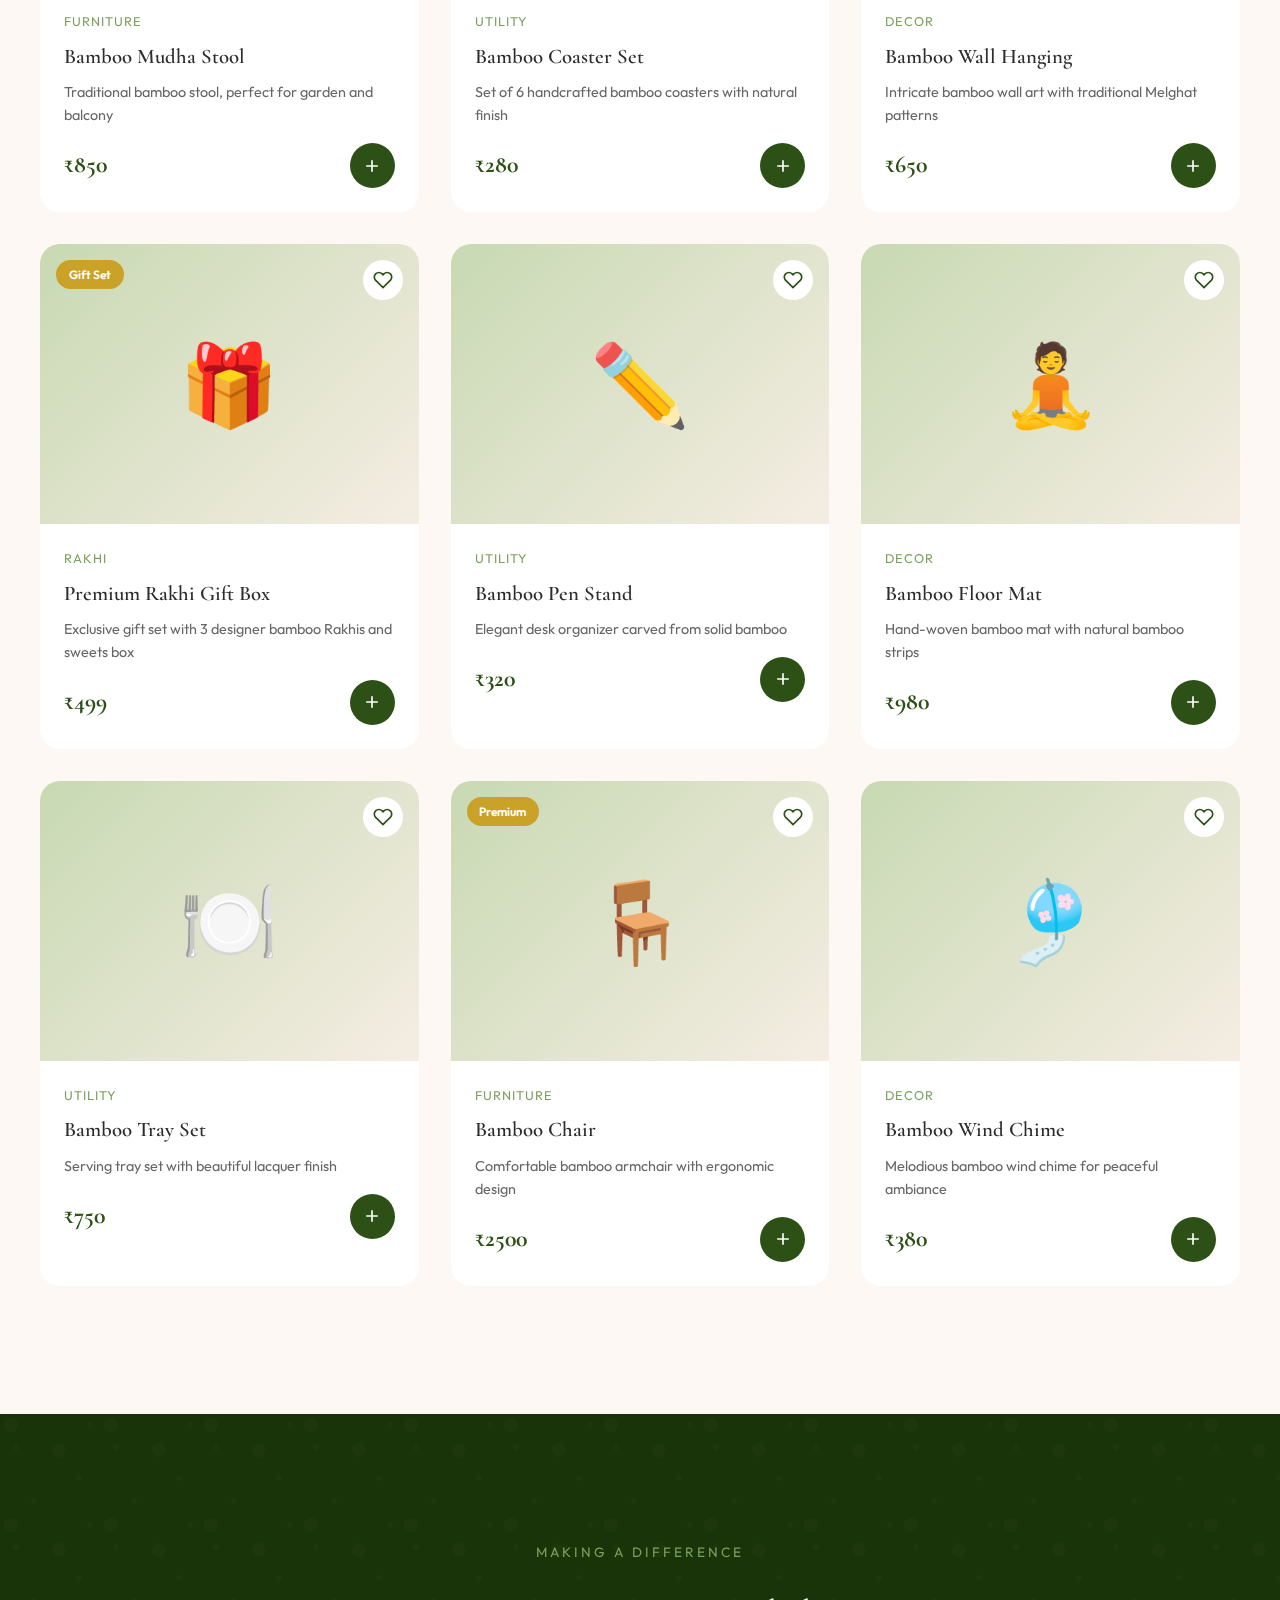
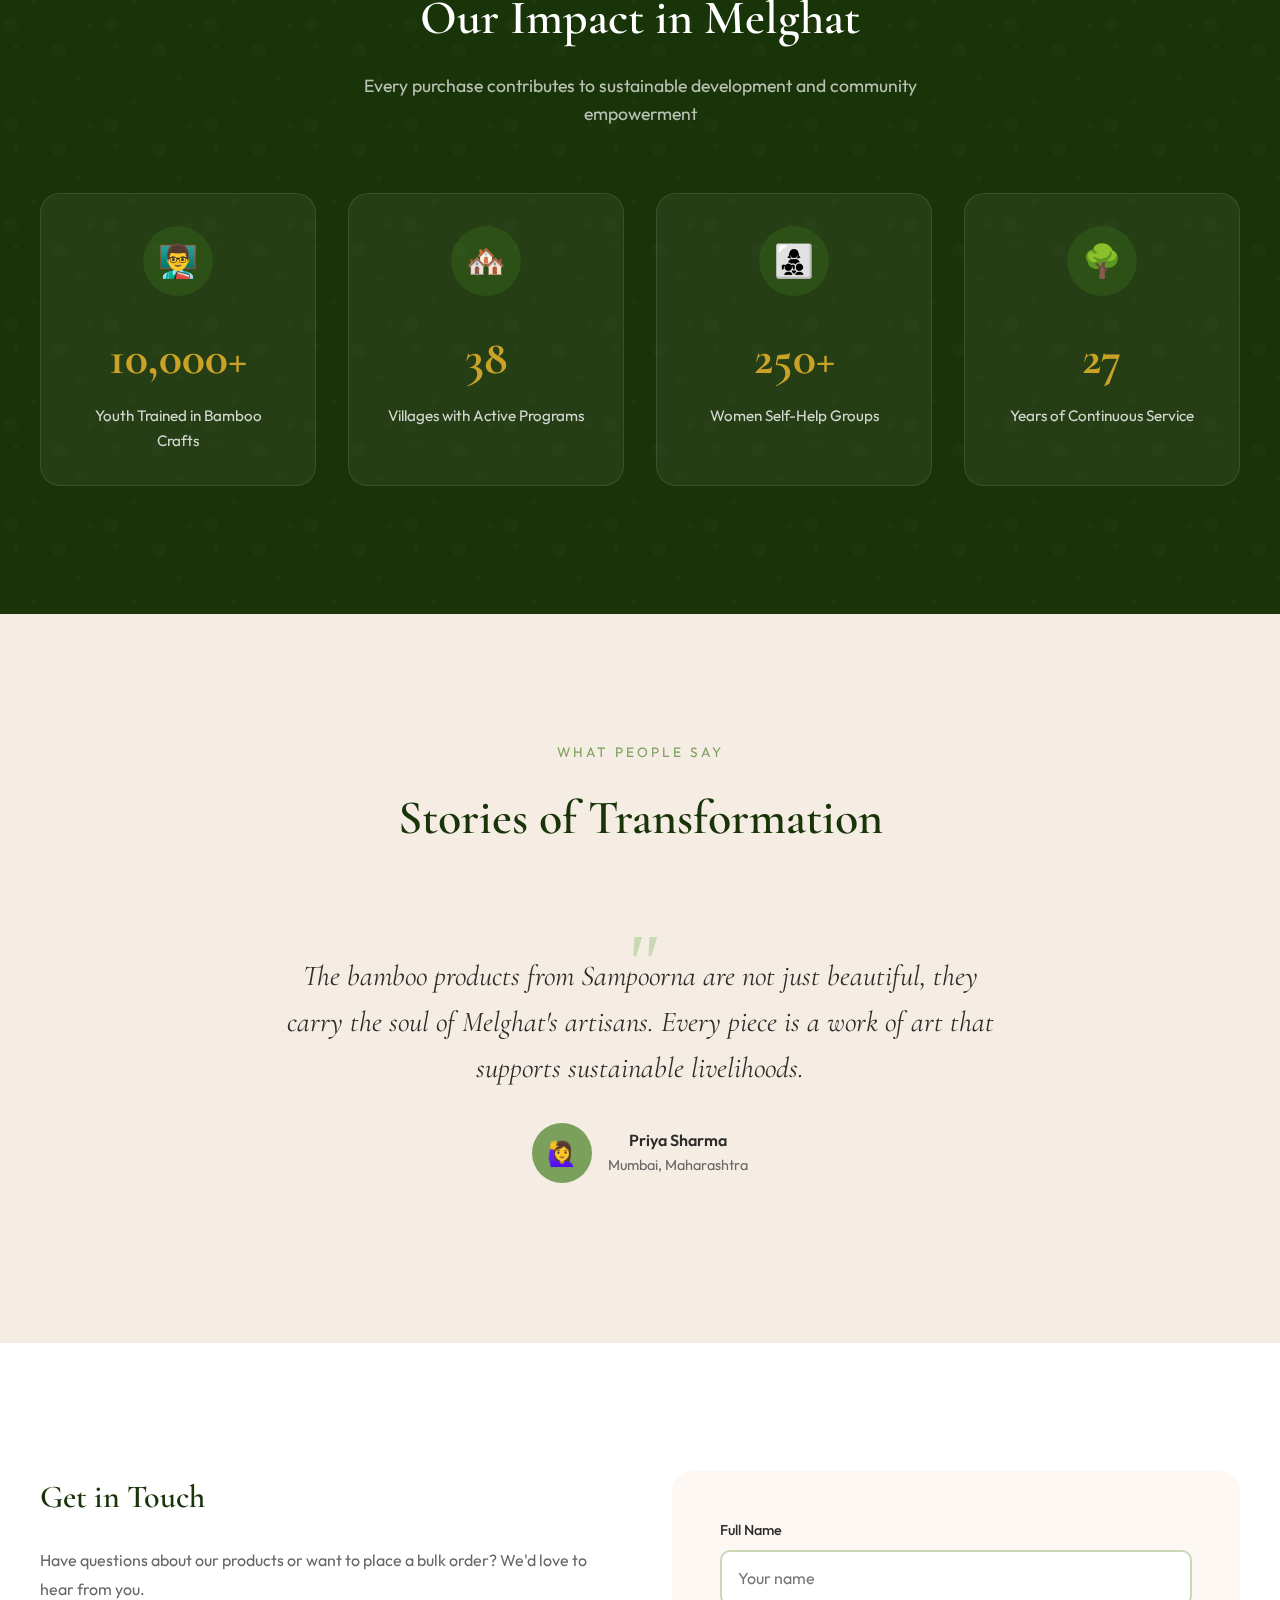
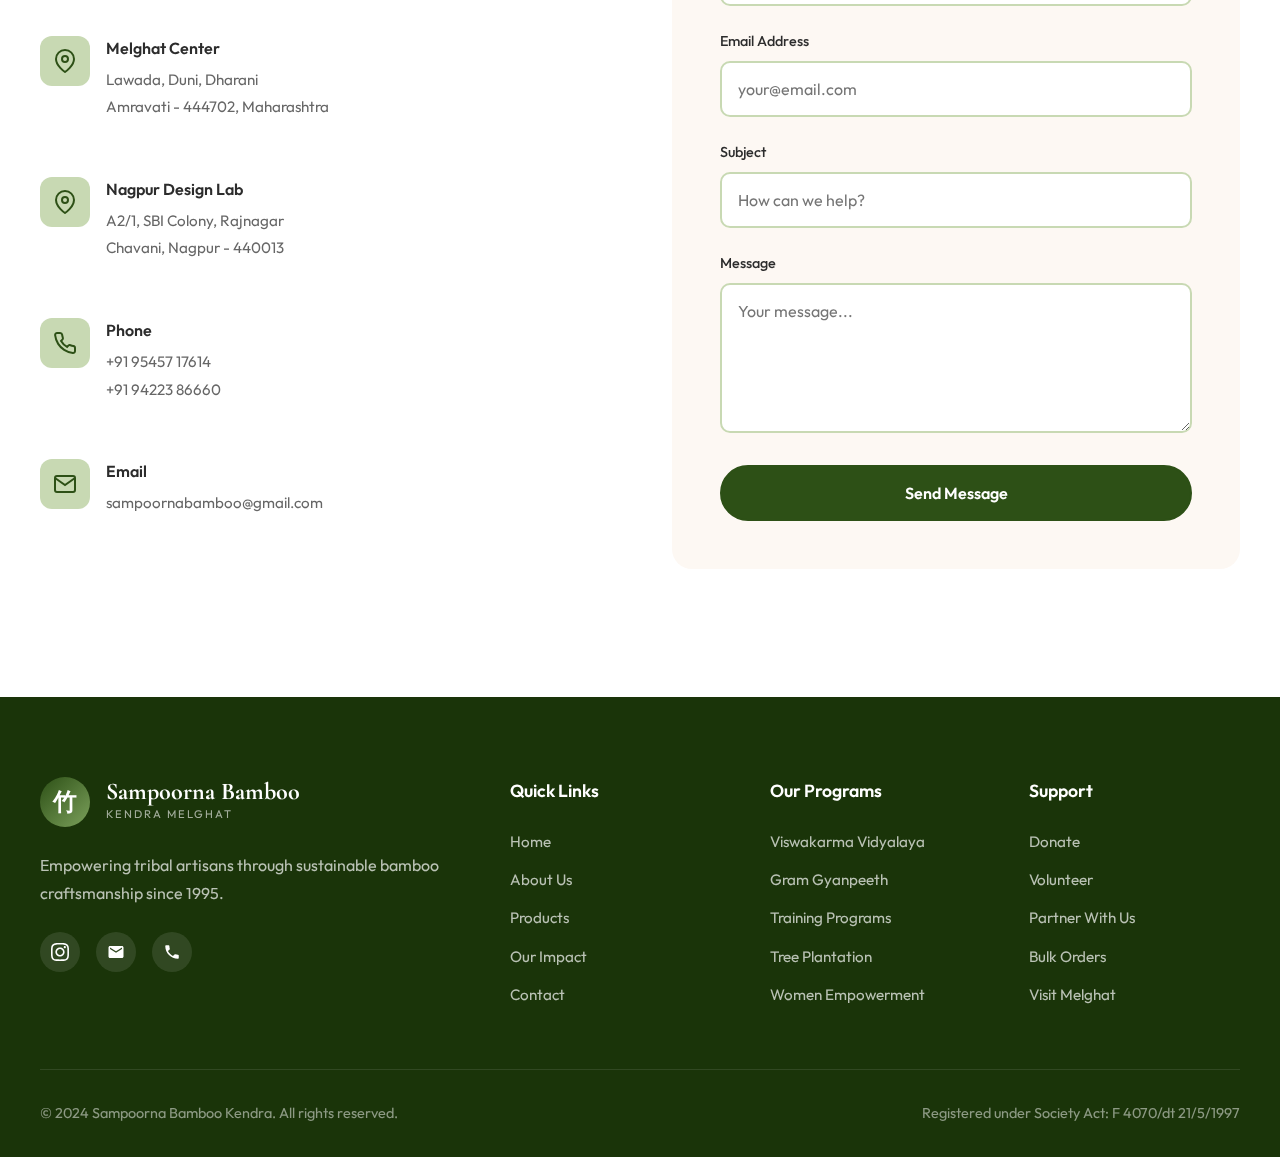
<file: Srushtibandh.html>
<!DOCTYPE html>
<html lang="en">
<head>
    <meta charset="UTF-8">
    <meta name="viewport" content="width=device-width, initial-scale=1.0">
    <title>Sampoorna Bamboo Kendra | Eco-Friendly Bamboo Products from Melghat</title>
    <link rel="preconnect" href="https://fonts.googleapis.com">
    <link rel="preconnect" href="https://fonts.gstatic.com" crossorigin>
    <link href="https://fonts.googleapis.com/css2?family=Cormorant+Garamond:ital,wght@0,400;0,500;0,600;0,700;1,400&family=Outfit:wght@300;400;500;600;700&display=swap" rel="stylesheet">
    <style>
        :root {
            --bamboo-green: #2D5016;
            --bamboo-light: #7BA05B;
            --bamboo-pale: #C8D9B3;
            --earth-brown: #8B6914;
            --earth-dark: #5C4A0F;
            --cream: #FDF8F3;
            --cream-dark: #F5EDE3;
            --forest: #1A3409;
            --gold: #C9A227;
            --text-dark: #2C2C2C;
            --text-light: #666666;
            --white: #FFFFFF;
        }

        * { margin: 0; padding: 0; box-sizing: border-box; }
        html { scroll-behavior: smooth; }
        body {
            font-family: 'Outfit', sans-serif;
            background-color: var(--cream);
            color: var(--text-dark);
            line-height: 1.6;
            overflow-x: hidden;
        }
        h1, h2, h3, h4, h5, h6 {
            font-family: 'Cormorant Garamond', serif;
            font-weight: 600;
        }

        .bamboo-pattern {
            position: fixed;
            top: 0; left: 0;
            width: 100%; height: 100%;
            pointer-events: none;
            z-index: -1;
            opacity: 0.03;
            background-image:
                repeating-linear-gradient(90deg, var(--bamboo-green) 0px, var(--bamboo-green) 2px, transparent 2px, transparent 60px),
                repeating-linear-gradient(0deg, var(--bamboo-green) 0px, var(--bamboo-green) 1px, transparent 1px, transparent 120px);
        }

        .nav {
            position: fixed;
            top: 0; left: 0;
            width: 100%;
            background: rgba(253, 248, 243, 0.95);
            backdrop-filter: blur(10px);
            z-index: 1000;
            padding: 1rem 2rem;
            transition: all 0.3s ease;
            border-bottom: 1px solid rgba(45, 80, 22, 0.1);
        }
        .nav.scrolled { padding: 0.7rem 2rem; box-shadow: 0 4px 30px rgba(0, 0, 0, 0.08); }
        .nav-container {
            max-width: 1400px;
            margin: 0 auto;
            display: flex;
            justify-content: space-between;
            align-items: center;
        }
        .logo {
            display: flex;
            align-items: center;
            gap: 1rem;
            text-decoration: none;
        }
        .logo-icon {
            width: 50px; height: 50px;
            background: linear-gradient(135deg, var(--bamboo-green), var(--bamboo-light));
            border-radius: 50%;
            display: flex;
            align-items: center;
            justify-content: center;
        }
        .logo-icon::before { content: '竹'; font-size: 1.5rem; color: white; font-weight: bold; }
        .logo-text { display: flex; flex-direction: column; }
        .logo-text span:first-child {
            font-family: 'Cormorant Garamond', serif;
            font-size: 1.5rem;
            font-weight: 700;
            color: var(--bamboo-green);
            line-height: 1.1;
        }
        .logo-text span:last-child { font-size: 0.7rem; color: var(--text-light); letter-spacing: 2px; text-transform: uppercase; }
        .nav-links { display: flex; gap: 2.5rem; list-style: none; }
        .nav-links a {
            text-decoration: none;
            color: var(--text-dark);
            font-weight: 500;
            font-size: 0.95rem;
            position: relative;
            transition: color 0.3s ease;
        }
        .nav-links a::after {
            content: '';
            position: absolute;
            bottom: -4px; left: 0;
            width: 0; height: 2px;
            background: var(--bamboo-green);
            transition: width 0.3s ease;
        }
        .nav-links a:hover { color: var(--bamboo-green); }
        .nav-links a:hover::after { width: 100%; }
        .nav-right { display: flex; align-items: center; gap: 1.5rem; }
        .cart-btn {
            position: relative;
            background: none; border: none;
            cursor: pointer; padding: 0.5rem;
            transition: transform 0.3s ease;
        }
        .cart-btn:hover { transform: scale(1.1); }
        .cart-btn svg { width: 26px; height: 26px; stroke: var(--bamboo-green); }
        .cart-count {
            position: absolute;
            top: -5px; right: -5px;
            background: var(--gold);
            color: white;
            font-size: 0.7rem;
            font-weight: 600;
            width: 20px; height: 20px;
            border-radius: 50%;
            display: flex;
            align-items: center;
            justify-content: center;
        }
        .mobile-menu-btn {
            display: none;
            background: none; border: none;
            cursor: pointer;
            flex-direction: column;
            gap: 5px; padding: 5px;
        }
        .mobile-menu-btn span { display: block; width: 25px; height: 2px; background: var(--bamboo-green); transition: all 0.3s ease; }

        .hero {
            min-height: 100vh;
            display: flex;
            align-items: center;
            justify-content: center;
            position: relative;
            overflow: hidden;
            padding: 8rem 2rem 4rem;
        }
        .hero-bg {
            position: absolute;
            top: 0; left: 0;
            width: 100%; height: 100%;
            background: linear-gradient(135deg, var(--cream) 0%, var(--cream-dark) 50%, var(--bamboo-pale) 100%);
            z-index: -1;
        }
        .hero-bamboo-left, .hero-bamboo-right {
            position: absolute;
            top: 0; height: 100%;
            width: 150px; z-index: 1;
            opacity: 0.15;
        }
        .hero-bamboo-left {
            left: 0;
            background: repeating-linear-gradient(90deg, var(--bamboo-green) 0px, var(--bamboo-green) 8px, transparent 8px, transparent 20px);
        }
        .hero-bamboo-right {
            right: 0;
            background: repeating-linear-gradient(90deg, transparent 0px, transparent 12px, var(--bamboo-green) 12px, var(--bamboo-green) 20px);
        }
        .hero-content {
            max-width: 900px;
            text-align: center;
            z-index: 2;
            animation: fadeInUp 1s ease-out;
        }
        @keyframes fadeInUp { from { opacity: 0; transform: translateY(40px); } to { opacity: 1; transform: translateY(0); } }
        .hero-badge {
            display: inline-flex;
            align-items: center;
            gap: 0.5rem;
            background: var(--white);
            padding: 0.5rem 1.2rem;
            border-radius: 50px;
            font-size: 0.85rem;
            color: var(--bamboo-green);
            font-weight: 500;
            margin-bottom: 2rem;
            box-shadow: 0 4px 20px rgba(45, 80, 22, 0.1);
        }
        .hero-badge::before { content: '🌿'; }
        .hero h1 { font-size: clamp(2.5rem, 6vw, 4.5rem); color: var(--forest); margin-bottom: 1.5rem; line-height: 1.1; }
        .hero h1 span { color: var(--bamboo-green); position: relative; }
        .hero h1 span::after { content: ''; position: absolute; bottom: 5px; left: 0; width: 100%; height: 8px; background: var(--bamboo-pale); z-index: -1; }
        .hero p { font-size: 1.2rem; color: var(--text-light); max-width: 600px; margin: 0 auto 2.5rem; line-height: 1.8; }
        .hero-btns { display: flex; gap: 1rem; justify-content: center; flex-wrap: wrap; }
        .btn {
            padding: 1rem 2.5rem;
            font-size: 1rem;
            font-weight: 600;
            border-radius: 50px;
            text-decoration: none;
            transition: all 0.3s ease;
            cursor: pointer;
            font-family: 'Outfit', sans-serif;
        }
        .btn-primary { background: var(--bamboo-green); color: white; border: 2px solid var(--bamboo-green); }
        .btn-primary:hover { background: var(--forest); border-color: var(--forest); transform: translateY(-3px); box-shadow: 0 10px 30px rgba(45, 80, 22, 0.3); }
        .btn-secondary { background: transparent; color: var(--bamboo-green); border: 2px solid var(--bamboo-green); }
        .btn-secondary:hover { background: var(--bamboo-green); color: white; transform: translateY(-3px); }
        .hero-stats { display: flex; justify-content: center; gap: 4rem; margin-top: 4rem; flex-wrap: wrap; }
        .stat { text-align: center; }
        .stat-number { font-family: 'Cormorant Garamond', serif; font-size: 3rem; font-weight: 700; color: var(--bamboo-green); line-height: 1; }
        .stat-label { font-size: 0.9rem; color: var(--text-light); margin-top: 0.5rem; }

        .about { padding: 8rem 2rem; background: var(--white); position: relative; }
        .about::before { content: ''; position: absolute; top: 0; left: 50%; transform: translateX(-50%); width: 1px; height: 80px; background: linear-gradient(to bottom, var(--bamboo-pale), transparent); }
        .container { max-width: 1200px; margin: 0 auto; }
        .section-header { text-align: center; margin-bottom: 4rem; }
        .section-tag { font-size: 0.85rem; letter-spacing: 3px; text-transform: uppercase; color: var(--bamboo-light); margin-bottom: 1rem; display: block; }
        .section-title { font-size: clamp(2rem, 4vw, 3rem); color: var(--forest); margin-bottom: 1rem; }
        .section-subtitle { font-size: 1.1rem; color: var(--text-light); max-width: 600px; margin: 0 auto; }
        .about-grid { display: grid; grid-template-columns: 1fr 1fr; gap: 4rem; align-items: center; }
        .about-image { position: relative; }
        .about-image-main {
            width: 100%; height: 500px;
            background: linear-gradient(135deg, var(--bamboo-pale), var(--bamboo-light));
            border-radius: 20px;
            display: flex;
            align-items: center;
            justify-content: center;
            font-size: 8rem;
            position: relative;
            overflow: hidden;
        }
        .about-image-main::before {
            content: '';
            position: absolute;
            top: 0; left: 0;
            width: 100%; height: 100%;
            background: url("data:image/svg+xml,%3Csvg width='60' height='60' viewBox='0 0 60 60' xmlns='http://www.w3.org/2000/svg'%3E%3Cg fill='none' fill-rule='evenodd'%3E%3Cg fill='%232D5016' fill-opacity='0.08'%3E%3Cpath d='M36 34v-4h-2v4h-4v2h4v4h2v-4h4v-2h-4zm0-30V0h-2v4h-4v2h4v4h2V6h4V4h-4zM6 34v-4H4v4H0v2h4v4h2v-4h4v-2H6zM6 4V0H4v4H0v2h4v4h2V6h4V4H6z'/%3E%3C/g%3E%3C/g%3E%3C/svg%3E");
        }
        .about-image-accent { position: absolute; bottom: -30px; right: -30px; width: 200px; height: 200px; background: var(--gold); border-radius: 20px; z-index: -1; opacity: 0.3; }
        .about-content h3 { font-size: 2rem; color: var(--forest); margin-bottom: 1.5rem; }
        .about-content p { color: var(--text-light); margin-bottom: 1.5rem; line-height: 1.8; }
        .about-features { display: grid; grid-template-columns: 1fr 1fr; gap: 1.5rem; margin-top: 2rem; }
        .about-feature { display: flex; align-items: flex-start; gap: 1rem; }
        .about-feature-icon { width: 50px; height: 50px; background: var(--bamboo-pale); border-radius: 12px; display: flex; align-items: center; justify-content: center; flex-shrink: 0; font-size: 1.5rem; }
        .about-feature-text h4 { font-size: 1rem; color: var(--text-dark); margin-bottom: 0.3rem; font-family: 'Outfit', sans-serif; font-weight: 600; }
        .about-feature-text p { font-size: 0.9rem; color: var(--text-light); margin: 0; }

        .products { padding: 8rem 2rem; background: var(--cream); }
        .products-filter { display: flex; justify-content: center; gap: 1rem; margin-bottom: 3rem; flex-wrap: wrap; }
        .filter-btn {
            padding: 0.7rem 1.5rem;
            border: 2px solid var(--bamboo-pale);
            background: transparent;
            border-radius: 50px;
            font-size: 0.9rem;
            font-weight: 500;
            color: var(--text-dark);
            cursor: pointer;
            transition: all 0.3s ease;
            font-family: 'Outfit', sans-serif;
        }
        .filter-btn:hover, .filter-btn.active { background: var(--bamboo-green); border-color: var(--bamboo-green); color: white; }
        .products-grid { display: grid; grid-template-columns: repeat(auto-fill, minmax(280px, 1fr)); gap: 2rem; }
        .product-card { background: var(--white); border-radius: 20px; overflow: hidden; transition: all 0.4s ease; position: relative; }
        .product-card:hover { transform: translateY(-10px); box-shadow: 0 20px 50px rgba(45, 80, 22, 0.15); }
        .product-image { height: 280px; background: linear-gradient(135deg, var(--bamboo-pale), var(--cream-dark)); display: flex; align-items: center; justify-content: center; font-size: 5rem; position: relative; overflow: hidden; }
        .product-image img { width: 100%; height: 100%; object-fit: cover; }
        .product-badge { position: absolute; top: 1rem; left: 1rem; background: var(--gold); color: white; padding: 0.3rem 0.8rem; border-radius: 50px; font-size: 0.75rem; font-weight: 600; }
        .product-wishlist { position: absolute; top: 1rem; right: 1rem; width: 40px; height: 40px; background: white; border-radius: 50%; display: flex; align-items: center; justify-content: center; cursor: pointer; transition: all 0.3s ease; border: none; }
        .product-wishlist:hover { background: var(--bamboo-green); }
        .product-wishlist:hover svg { stroke: white; }
        .product-wishlist svg { width: 20px; height: 20px; stroke: var(--bamboo-green); fill: none; }
        .product-info { padding: 1.5rem; }
        .product-category { font-size: 0.8rem; color: var(--bamboo-light); text-transform: uppercase; letter-spacing: 1px; margin-bottom: 0.5rem; }
        .product-title { font-size: 1.3rem; color: var(--text-dark); margin-bottom: 0.5rem; }
        .product-description { font-size: 0.9rem; color: var(--text-light); margin-bottom: 1rem; line-height: 1.6; }
        .product-footer { display: flex; justify-content: space-between; align-items: center; }
        .product-price { font-family: 'Cormorant Garamond', serif; font-size: 1.5rem; font-weight: 700; color: var(--bamboo-green); }
        .add-to-cart { width: 45px; height: 45px; border-radius: 50%; background: var(--bamboo-green); border: none; cursor: pointer; display: flex; align-items: center; justify-content: center; transition: all 0.3s ease; }
        .add-to-cart:hover { background: var(--forest); transform: scale(1.1); }
        .add-to-cart svg { width: 20px; height: 20px; stroke: white; }

        .impact { padding: 8rem 2rem; background: var(--forest); position: relative; overflow: hidden; }
        .impact::before {
            content: '';
            position: absolute;
            top: 0; left: 0;
            width: 100%; height: 100%;
            background: url("data:image/svg+xml,%3Csvg width='100' height='100' viewBox='0 0 100 100' xmlns='http://www.w3.org/2000/svg'%3E%3Cpath d='M11 18c3.866 0 7-3.134 7-7s-3.134-7-7-7-7 3.134-7 7 3.134 7 7 7zm48 25c3.866 0 7-3.134 7-7s-3.134-7-7-7-7 3.134-7 7 3.134 7 7 7zm-43-7c1.657 0 3-1.343 3-3s-1.343-3-3-3-3 1.343-3 3 1.343 3 3 3zm63 31c1.657 0 3-1.343 3-3s-1.343-3-3-3-3 1.343-3 3 1.343 3 3 3zM34 90c1.657 0 3-1.343 3-3s-1.343-3-3-3-3 1.343-3 3 1.343 3 3 3zm56-76c1.657 0 3-1.343 3-3s-1.343-3-3-3-3 1.343-3 3 1.343 3 3 3z' fill='%23FFFFFF' fill-opacity='0.03' fill-rule='evenodd'/%3E%3C/svg%3E");
            opacity: 0.5;
        }
        .impact .section-header { color: white; }
        .impact .section-tag { color: var(--bamboo-light); }
        .impact .section-title { color: white; }
        .impact .section-subtitle { color: rgba(255, 255, 255, 0.7); }
        .impact-grid { display: grid; grid-template-columns: repeat(4, 1fr); gap: 2rem; margin-top: 3rem; }
        .impact-card { text-align: center; padding: 2rem; background: rgba(255, 255, 255, 0.05); border-radius: 20px; border: 1px solid rgba(255, 255, 255, 0.1); transition: all 0.3s ease; }
        .impact-card:hover { background: rgba(255, 255, 255, 0.1); transform: translateY(-5px); }
        .impact-icon { width: 70px; height: 70px; background: var(--bamboo-green); border-radius: 50%; display: flex; align-items: center; justify-content: center; margin: 0 auto 1.5rem; font-size: 2rem; }
        .impact-number { font-family: 'Cormorant Garamond', serif; font-size: 3rem; font-weight: 700; color: var(--gold); margin-bottom: 0.5rem; }
        .impact-label { color: rgba(255, 255, 255, 0.8); font-size: 0.95rem; }

        .testimonials { padding: 8rem 2rem; background: var(--cream-dark); }
        .testimonial-slider { max-width: 800px; margin: 0 auto; position: relative; }
        .testimonial { text-align: center; padding: 2rem; }
        .testimonial-quote { font-family: 'Cormorant Garamond', serif; font-size: 1.8rem; font-style: italic; color: var(--text-dark); line-height: 1.6; margin-bottom: 2rem; position: relative; }
        .testimonial-quote::before { content: '"'; font-size: 5rem; color: var(--bamboo-pale); position: absolute; top: -30px; left: 50%; transform: translateX(-50%); font-family: Georgia, serif; line-height: 1; }
        .testimonial-author { display: flex; align-items: center; justify-content: center; gap: 1rem; }
        .testimonial-avatar { width: 60px; height: 60px; border-radius: 50%; background: var(--bamboo-light); display: flex; align-items: center; justify-content: center; font-size: 1.5rem; }
        .testimonial-info h4 { font-family: 'Outfit', sans-serif; font-size: 1rem; font-weight: 600; color: var(--text-dark); }
        .testimonial-info p { font-size: 0.9rem; color: var(--text-light); }

        .contact { padding: 8rem 2rem; background: var(--white); }
        .contact-grid { display: grid; grid-template-columns: 1fr 1fr; gap: 4rem; }
        .contact-info h3 { font-size: 2rem; color: var(--forest); margin-bottom: 1.5rem; }
        .contact-info p { color: var(--text-light); margin-bottom: 2rem; line-height: 1.8; }
        .contact-details { display: flex; flex-direction: column; gap: 1.5rem; }
        .contact-item { display: flex; align-items: flex-start; gap: 1rem; }
        .contact-icon { width: 50px; height: 50px; background: var(--bamboo-pale); border-radius: 12px; display: flex; align-items: center; justify-content: center; flex-shrink: 0; }
        .contact-icon svg { width: 24px; height: 24px; stroke: var(--bamboo-green); }
        .contact-text h4 { font-family: 'Outfit', sans-serif; font-size: 1rem; font-weight: 600; color: var(--text-dark); margin-bottom: 0.3rem; }
        .contact-text p, .contact-text a { font-size: 0.95rem; color: var(--text-light); text-decoration: none; }
        .contact-text a:hover { color: var(--bamboo-green); }
        .contact-form { background: var(--cream); padding: 3rem; border-radius: 20px; }
        .form-group { margin-bottom: 1.5rem; }
        .form-group label { display: block; font-size: 0.9rem; font-weight: 500; color: var(--text-dark); margin-bottom: 0.5rem; }
        .form-group input, .form-group textarea { width: 100%; padding: 1rem; border: 2px solid var(--bamboo-pale); border-radius: 10px; font-size: 1rem; font-family: 'Outfit', sans-serif; transition: border-color 0.3s ease; background: var(--white); }
        .form-group input:focus, .form-group textarea:focus { outline: none; border-color: var(--bamboo-green); }
        .form-group textarea { min-height: 150px; resize: vertical; }

        .footer { background: var(--forest); color: white; padding: 5rem 2rem 2rem; }
        .footer-grid { display: grid; grid-template-columns: 2fr 1fr 1fr 1fr; gap: 3rem; max-width: 1200px; margin: 0 auto; padding-bottom: 3rem; border-bottom: 1px solid rgba(255, 255, 255, 0.1); }
        .footer-brand .logo-text span:first-child { color: white; }
        .footer-brand .logo-text span:last-child { color: rgba(255, 255, 255, 0.6); }
        .footer-brand p { color: rgba(255, 255, 255, 0.7); margin-top: 1.5rem; line-height: 1.8; }
        .footer-social { display: flex; gap: 1rem; margin-top: 1.5rem; }
        .footer-social a { width: 40px; height: 40px; background: rgba(255, 255, 255, 0.1); border-radius: 50%; display: flex; align-items: center; justify-content: center; transition: all 0.3s ease; }
        .footer-social a:hover { background: var(--bamboo-green); transform: translateY(-3px); }
        .footer-social a svg { width: 18px; height: 18px; fill: white; }
        .footer-links h4 { font-family: 'Outfit', sans-serif; font-size: 1.1rem; font-weight: 600; margin-bottom: 1.5rem; }
        .footer-links ul { list-style: none; }
        .footer-links li { margin-bottom: 0.8rem; }
        .footer-links a { color: rgba(255, 255, 255, 0.7); text-decoration: none; font-size: 0.95rem; transition: color 0.3s ease; }
        .footer-links a:hover { color: var(--bamboo-light); }
        .footer-bottom { max-width: 1200px; margin: 0 auto; padding-top: 2rem; display: flex; justify-content: space-between; align-items: center; flex-wrap: wrap; gap: 1rem; }
        .footer-bottom p { color: rgba(255, 255, 255, 0.5); font-size: 0.9rem; }

        .cart-overlay { position: fixed; top: 0; left: 0; width: 100%; height: 100%; background: rgba(0, 0, 0, 0.5); z-index: 2000; opacity: 0; visibility: hidden; transition: all 0.3s ease; }
        .cart-overlay.active { opacity: 1; visibility: visible; }
        .cart-sidebar { position: fixed; top: 0; right: -450px; width: 450px; max-width: 100%; height: 100%; background: var(--white); z-index: 2001; transition: right 0.4s ease; display: flex; flex-direction: column; }
        .cart-sidebar.active { right: 0; }
        .cart-header { padding: 1.5rem 2rem; border-bottom: 1px solid var(--bamboo-pale); display: flex; justify-content: space-between; align-items: center; }
        .cart-header h3 { font-size: 1.5rem; color: var(--forest); }
        .cart-close { background: none; border: none; cursor: pointer; padding: 0.5rem; }
        .cart-close svg { width: 24px; height: 24px; stroke: var(--text-dark); }
        .cart-items { flex: 1; overflow-y: auto; padding: 1.5rem; }
        .cart-empty { text-align: center; padding: 3rem; color: var(--text-light); }
        .cart-empty-icon { font-size: 4rem; margin-bottom: 1rem; opacity: 0.5; }
        .cart-item { display: flex; gap: 1rem; padding: 1rem 0; border-bottom: 1px solid var(--cream-dark); }
        .cart-item-image { width: 80px; height: 80px; background: var(--bamboo-pale); border-radius: 10px; display: flex; align-items: center; justify-content: center; font-size: 2rem; flex-shrink: 0; }
        .cart-item-details { flex: 1; }
        .cart-item-title { font-size: 1rem; font-weight: 600; color: var(--text-dark); margin-bottom: 0.3rem; }
        .cart-item-price { color: var(--bamboo-green); font-weight: 600; }
        .cart-item-qty { display: flex; align-items: center; gap: 0.5rem; margin-top: 0.5rem; }
        .qty-btn { width: 28px; height: 28px; border: 1px solid var(--bamboo-pale); background: var(--white); border-radius: 5px; cursor: pointer; display: flex; align-items: center; justify-content: center; font-size: 1rem; transition: all 0.2s ease; }
        .qty-btn:hover { background: var(--bamboo-pale); }
        .cart-item-qty span { min-width: 30px; text-align: center; font-weight: 500; }
        .cart-item-remove { background: none; border: none; cursor: pointer; color: #dc3545; font-size: 0.85rem; margin-top: 0.5rem; }
        .cart-item-remove:hover { text-decoration: underline; }
        .cart-footer { padding: 1.5rem 2rem; border-top: 1px solid var(--bamboo-pale); background: var(--cream); }
        .cart-total { display: flex; justify-content: space-between; align-items: center; margin-bottom: 1rem; }
        .cart-total span:first-child { font-size: 1.1rem; color: var(--text-dark); }
        .cart-total span:last-child { font-family: 'Cormorant Garamond', serif; font-size: 1.8rem; font-weight: 700; color: var(--bamboo-green); }
        .checkout-btn { width: 100%; padding: 1rem; background: var(--bamboo-green); color: white; border: none; border-radius: 50px; font-size: 1rem; font-weight: 600; cursor: pointer; transition: all 0.3s ease; font-family: 'Outfit', sans-serif; }
        .checkout-btn:hover { background: var(--forest); }

        .checkout-modal { position: fixed; top: 0; left: 0; width: 100%; height: 100%; background: rgba(0, 0, 0, 0.7); z-index: 3000; display: flex; align-items: center; justify-content: center; opacity: 0; visibility: hidden; transition: all 0.3s ease; padding: 1rem; }
        .checkout-modal.active { opacity: 1; visibility: visible; }
        .checkout-content { background: var(--white); border-radius: 20px; width: 100%; max-width: 600px; max-height: 90vh; overflow-y: auto; transform: translateY(30px); transition: transform 0.3s ease; }
        .checkout-modal.active .checkout-content { transform: translateY(0); }
        .checkout-header { padding: 2rem; border-bottom: 1px solid var(--bamboo-pale); display: flex; justify-content: space-between; align-items: center; }
        .checkout-header h2 { font-size: 1.8rem; color: var(--forest); }
        .checkout-body { padding: 2rem; }
        .checkout-section { margin-bottom: 2rem; }
        .checkout-section h4 { font-family: 'Outfit', sans-serif; font-size: 1.1rem; font-weight: 600; color: var(--text-dark); margin-bottom: 1rem; padding-bottom: 0.5rem; border-bottom: 2px solid var(--bamboo-pale); }
        .form-row { display: grid; grid-template-columns: 1fr 1fr; gap: 1rem; }
        .card-icons { display: flex; gap: 0.5rem; margin-bottom: 1rem; }
        .card-icons span { padding: 0.3rem 0.8rem; background: var(--cream); border-radius: 5px; font-size: 0.8rem; color: var(--text-light); }
        .order-summary { background: var(--cream); padding: 1.5rem; border-radius: 15px; margin-top: 1rem; }
        .order-item { display: flex; justify-content: space-between; margin-bottom: 0.8rem; font-size: 0.95rem; }
        .order-total { display: flex; justify-content: space-between; padding-top: 1rem; border-top: 1px solid var(--bamboo-pale); margin-top: 1rem; font-weight: 600; }
        .order-total span:last-child { color: var(--bamboo-green); font-size: 1.2rem; }
        .place-order-btn { width: 100%; padding: 1.2rem; background: var(--bamboo-green); color: white; border: none; border-radius: 50px; font-size: 1.1rem; font-weight: 600; cursor: pointer; transition: all 0.3s ease; margin-top: 1.5rem; font-family: 'Outfit', sans-serif; }
        .place-order-btn:hover { background: var(--forest); }
        .place-order-btn:disabled { background: var(--text-light); cursor: not-allowed; }

        .success-message { text-align: center; padding: 3rem; }
        .success-icon { width: 80px; height: 80px; background: var(--bamboo-green); border-radius: 50%; display: flex; align-items: center; justify-content: center; margin: 0 auto 1.5rem; }
        .success-icon svg { width: 40px; height: 40px; stroke: white; }
        .success-message h3 { font-size: 1.8rem; color: var(--forest); margin-bottom: 1rem; }
        .success-message p { color: var(--text-light); margin-bottom: 2rem; }

        .toast { position: fixed; bottom: 2rem; right: 2rem; background: var(--forest); color: white; padding: 1rem 1.5rem; border-radius: 10px; display: flex; align-items: center; gap: 0.8rem; transform: translateX(150%); transition: transform 0.4s ease; z-index: 4000; box-shadow: 0 10px 30px rgba(0, 0, 0, 0.2); }
        .toast.show { transform: translateX(0); }
        .toast-icon { font-size: 1.2rem; }

        @media (max-width: 1024px) {
            .impact-grid { grid-template-columns: repeat(2, 1fr); }
            .footer-grid { grid-template-columns: repeat(2, 1fr); }
        }
        @media (max-width: 768px) {
            .nav-links { display: none; }
            .mobile-menu-btn { display: flex; }
            .hero h1 { font-size: 2.5rem; }
            .hero-stats { gap: 2rem; }
            .about-grid { grid-template-columns: 1fr; }
            .about-image { order: -1; }
            .contact-grid { grid-template-columns: 1fr; }
            .footer-grid { grid-template-columns: 1fr; text-align: center; }
            .footer-brand { display: flex; flex-direction: column; align-items: center; }
            .footer-social { justify-content: center; }
            .form-row { grid-template-columns: 1fr; }
            .cart-sidebar { width: 100%; }
        }
        @media (max-width: 480px) {
            .hero-btns { flex-direction: column; align-items: center; }
            .products-grid { grid-template-columns: 1fr; }
            .impact-grid { grid-template-columns: 1fr; }
        }
    </style>
</head>
<body>
    <div class="bamboo-pattern"></div>

    <nav class="nav" id="navbar">
        <div class="nav-container">
            <a href="#" class="logo">
                <div class="logo-icon"></div>
                <div class="logo-text">
                    <span>Sampoorna Bamboo</span>
                    <span>Kendra Melghat</span>
                </div>
            </a>
            <ul class="nav-links">
                <li><a href="#home">Home</a></li>
                <li><a href="#about">About</a></li>
                <li><a href="#products">Products</a></li>
                <li><a href="#impact">Our Impact</a></li>
                <li><a href="#contact">Contact</a></li>
            </ul>
            <div class="nav-right">
                <button class="cart-btn" id="cartBtn">
                    <svg viewBox="0 0 24 24" fill="none" stroke-width="2" stroke-linecap="round" stroke-linejoin="round">
                        <circle cx="9" cy="21" r="1"></circle>
                        <circle cx="20" cy="21" r="1"></circle>
                        <path d="M1 1h4l2.68 13.39a2 2 0 0 0 2 1.61h9.72a2 2 0 0 0 2-1.61L23 6H6"></path>
                    </svg>
                    <span class="cart-count" id="cartCount">0</span>
                </button>
                <button class="mobile-menu-btn" id="mobileMenuBtn">
                    <span></span><span></span><span></span>
                </button>
            </div>
        </div>
    </nav>

    <section class="hero" id="home">
        <div class="hero-bg"></div>
        <div class="hero-bamboo-left"></div>
        <div class="hero-bamboo-right"></div>
        <div class="hero-content">
            <div class="hero-badge">Handcrafted in Melghat Since 1995</div>
            <h1>Sustainable <span>Bamboo</span> Craftsmanship</h1>
            <p>Empowering tribal artisans through eco-friendly bamboo products. Each purchase supports the Korku community and preserves traditional craft heritage.</p>
            <div class="hero-btns">
                <a href="#products" class="btn btn-primary">Shop Collection</a>
                <a href="#about" class="btn btn-secondary">Our Story</a>
            </div>
            <div class="hero-stats">
                <div class="stat"><div class="stat-number">27+</div><div class="stat-label">Years of Impact</div></div>
                <div class="stat"><div class="stat-number">10,000+</div><div class="stat-label">Artisans Trained</div></div>
                <div class="stat"><div class="stat-number">38</div><div class="stat-label">Villages Reached</div></div>
            </div>
        </div>
    </section>

    <section class="about" id="about">
        <div class="container">
            <div class="section-header">
                <span class="section-tag">Our Story</span>
                <h2 class="section-title">Weaving Livelihoods from Nature's Gift</h2>
                <p class="section-subtitle">Founded by Sunil & Nirupama Deshpande to transform lives through bamboo artistry</p>
            </div>
            <div class="about-grid">
                <div class="about-image">
                    <div class="about-image-main">🎋</div>
                    <div class="about-image-accent"></div>
                </div>
                <div class="about-content">
                    <h3>Re-establishing Respect & Honour for Artisans</h3>
                    <p>Sampoorna Bamboo Kendra (SBK) started in the mid-90s from the tribal village of Lawada in Maharashtra's Melghat Forest. What began as an initiative to solve malnutrition problems has grown into a movement that empowers SC/ST communities through sustainable bamboo-based employment.</p>
                    <p>Our vision extends beyond livelihoods – we aim to resurrect the artisan economy that once formed the base of India's sustainable decentralized industrial heritage.</p>
                    <div class="about-features">
                        <div class="about-feature"><div class="about-feature-icon">🌱</div><div class="about-feature-text"><h4>Eco-Friendly</h4><p>100% sustainable bamboo</p></div></div>
                        <div class="about-feature"><div class="about-feature-icon">👐</div><div class="about-feature-text"><h4>Handcrafted</h4><p>Traditional techniques</p></div></div>
                        <div class="about-feature"><div class="about-feature-icon">💚</div><div class="about-feature-text"><h4>Fair Trade</h4><p>Direct artisan support</p></div></div>
                        <div class="about-feature"><div class="about-feature-icon">🏆</div><div class="about-feature-text"><h4>Award Winning</h4><p>D. Litt recognition</p></div></div>
                    </div>
                </div>
            </div>
        </div>
    </section>

    <section class="products" id="products">
        <div class="container">
            <div class="section-header">
                <span class="section-tag">Our Collection</span>
                <h2 class="section-title">Handcrafted Bamboo Products</h2>
                <p class="section-subtitle">Each piece tells a story of tradition, sustainability, and skilled craftsmanship</p>
            </div>
            <div class="products-filter">
                <button class="filter-btn active" data-filter="all">All Products</button>
                <button class="filter-btn" data-filter="rakhi">Rakhi</button>
                <button class="filter-btn" data-filter="decor">Home Decor</button>
                <button class="filter-btn" data-filter="furniture">Furniture</button>
                <button class="filter-btn" data-filter="utility">Utility</button>
            </div>
            <div class="products-grid" id="productsGrid"></div>
        </div>
    </section>

    <section class="impact" id="impact">
        <div class="container">
            <div class="section-header">
                <span class="section-tag">Making a Difference</span>
                <h2 class="section-title">Our Impact in Melghat</h2>
                <p class="section-subtitle">Every purchase contributes to sustainable development and community empowerment</p>
            </div>
            <div class="impact-grid">
                <div class="impact-card"><div class="impact-icon">👨‍🏫</div><div class="impact-number">10,000+</div><div class="impact-label">Youth Trained in Bamboo Crafts</div></div>
                <div class="impact-card"><div class="impact-icon">🏘️</div><div class="impact-number">38</div><div class="impact-label">Villages with Active Programs</div></div>
                <div class="impact-card"><div class="impact-icon">👩‍👧‍👦</div><div class="impact-number">250+</div><div class="impact-label">Women Self-Help Groups</div></div>
                <div class="impact-card"><div class="impact-icon">🌳</div><div class="impact-number">27</div><div class="impact-label">Years of Continuous Service</div></div>
            </div>
        </div>
    </section>

    <section class="testimonials">
        <div class="container">
            <div class="section-header">
                <span class="section-tag">What People Say</span>
                <h2 class="section-title">Stories of Transformation</h2>
            </div>
            <div class="testimonial-slider">
                <div class="testimonial">
                    <p class="testimonial-quote">The bamboo products from Sampoorna are not just beautiful, they carry the soul of Melghat's artisans. Every piece is a work of art that supports sustainable livelihoods.</p>
                    <div class="testimonial-author">
                        <div class="testimonial-avatar">🙋‍♀️</div>
                        <div class="testimonial-info"><h4>Priya Sharma</h4><p>Mumbai, Maharashtra</p></div>
                    </div>
                </div>
            </div>
        </div>
    </section>

    <section class="contact" id="contact">
        <div class="container">
            <div class="contact-grid">
                <div class="contact-info">
                    <h3>Get in Touch</h3>
                    <p>Have questions about our products or want to place a bulk order? We'd love to hear from you.</p>
                    <div class="contact-details">
                        <div class="contact-item">
                            <div class="contact-icon"><svg viewBox="0 0 24 24" fill="none" stroke-width="2"><path d="M21 10c0 7-9 13-9 13s-9-6-9-13a9 9 0 0 1 18 0z"></path><circle cx="12" cy="10" r="3"></circle></svg></div>
                            <div class="contact-text"><h4>Melghat Center</h4><p>Lawada, Duni, Dharani<br>Amravati - 444702, Maharashtra</p></div>
                        </div>
                        <div class="contact-item">
                            <div class="contact-icon"><svg viewBox="0 0 24 24" fill="none" stroke-width="2"><path d="M21 10c0 7-9 13-9 13s-9-6-9-13a9 9 0 0 1 18 0z"></path><circle cx="12" cy="10" r="3"></circle></svg></div>
                            <div class="contact-text"><h4>Nagpur Design Lab</h4><p>A2/1, SBI Colony, Rajnagar<br>Chavani, Nagpur - 440013</p></div>
                        </div>
                        <div class="contact-item">
                            <div class="contact-icon"><svg viewBox="0 0 24 24" fill="none" stroke-width="2"><path d="M22 16.92v3a2 2 0 0 1-2.18 2 19.79 19.79 0 0 1-8.63-3.07 19.5 19.5 0 0 1-6-6 19.79 19.79 0 0 1-3.07-8.67A2 2 0 0 1 4.11 2h3a2 2 0 0 1 2 1.72 12.84 12.84 0 0 0 .7 2.81 2 2 0 0 1-.45 2.11L8.09 9.91a16 16 0 0 0 6 6l1.27-1.27a2 2 0 0 1 2.11-.45 12.84 12.84 0 0 0 2.81.7A2 2 0 0 1 22 16.92z"></path></svg></div>
                            <div class="contact-text"><h4>Phone</h4><p><a href="tel:+919545717614">+91 95457 17614</a><br><a href="tel:+919422386660">+91 94223 86660</a></p></div>
                        </div>
                        <div class="contact-item">
                            <div class="contact-icon"><svg viewBox="0 0 24 24" fill="none" stroke-width="2"><path d="M4 4h16c1.1 0 2 .9 2 2v12c0 1.1-.9 2-2 2H4c-1.1 0-2-.9-2-2V6c0-1.1.9-2 2-2z"></path><polyline points="22,6 12,13 2,6"></polyline></svg></div>
                            <div class="contact-text"><h4>Email</h4><p><a href="mailto:sampoornabamboo@gmail.com">sampoornabamboo@gmail.com</a></p></div>
                        </div>
                    </div>
                </div>
                <div class="contact-form">
                    <form id="contactForm">
                        <div class="form-group"><label for="name">Full Name</label><input type="text" id="name" name="name" placeholder="Your name" required></div>
                        <div class="form-group"><label for="email">Email Address</label><input type="email" id="email" name="email" placeholder="your@email.com" required></div>
                        <div class="form-group"><label for="subject">Subject</label><input type="text" id="subject" name="subject" placeholder="How can we help?"></div>
                        <div class="form-group"><label for="message">Message</label><textarea id="message" name="message" placeholder="Your message..." required></textarea></div>
                        <button type="submit" class="btn btn-primary" style="width: 100%;">Send Message</button>
                    </form>
                </div>
            </div>
        </div>
    </section>

    <footer class="footer">
        <div class="footer-grid">
            <div class="footer-brand">
                <div class="logo">
                    <div class="logo-icon"></div>
                    <div class="logo-text"><span>Sampoorna Bamboo</span><span>Kendra Melghat</span></div>
                </div>
                <p>Empowering tribal artisans through sustainable bamboo craftsmanship since 1995.</p>
                <div class="footer-social">
                    <a href="https://www.instagram.com/sampoornabamboo/" target="_blank"><svg viewBox="0 0 24 24"><path d="M12 2.163c3.204 0 3.584.012 4.85.07 3.252.148 4.771 1.691 4.919 4.919.058 1.265.069 1.645.069 4.849 0 3.205-.012 3.584-.069 4.849-.149 3.225-1.664 4.771-4.919 4.919-1.266.058-1.644.07-4.85.07-3.204 0-3.584-.012-4.849-.07-3.26-.149-4.771-1.699-4.919-4.92-.058-1.265-.07-1.644-.07-4.849 0-3.204.013-3.583.07-4.849.149-3.227 1.664-4.771 4.919-4.919 1.266-.057 1.645-.069 4.849-.069zm0-2.163c-3.259 0-3.667.014-4.947.072-4.358.2-6.78 2.618-6.98 6.98-.059 1.281-.073 1.689-.073 4.948 0 3.259.014 3.668.072 4.948.2 4.358 2.618 6.78 6.98 6.98 1.281.058 1.689.072 4.948.072 3.259 0 3.668-.014 4.948-.072 4.354-.2 6.782-2.618 6.979-6.98.059-1.28.073-1.689.073-4.948 0-3.259-.014-3.667-.072-4.947-.196-4.354-2.617-6.78-6.979-6.98-1.281-.059-1.69-.073-4.949-.073zm0 5.838c-3.403 0-6.162 2.759-6.162 6.162s2.759 6.163 6.162 6.163 6.162-2.759 6.162-6.163c0-3.403-2.759-6.162-6.162-6.162zm0 10.162c-2.209 0-4-1.79-4-4 0-2.209 1.791-4 4-4s4 1.791 4 4c0 2.21-1.791 4-4 4zm6.406-11.845c-.796 0-1.441.645-1.441 1.44s.645 1.44 1.441 1.44c.795 0 1.439-.645 1.439-1.44s-.644-1.44-1.439-1.44z"/></svg></a>
                    <a href="mailto:sampoornabamboo@gmail.com"><svg viewBox="0 0 24 24"><path d="M20 4H4c-1.1 0-1.99.9-1.99 2L2 18c0 1.1.9 2 2 2h16c1.1 0 2-.9 2-2V6c0-1.1-.9-2-2-2zm0 4l-8 5-8-5V6l8 5 8-5v2z"/></svg></a>
                    <a href="tel:+919545717614"><svg viewBox="0 0 24 24"><path d="M6.62 10.79c1.44 2.83 3.76 5.14 6.59 6.59l2.2-2.2c.27-.27.67-.36 1.02-.24 1.12.37 2.33.57 3.57.57.55 0 1 .45 1 1V20c0 .55-.45 1-1 1-9.39 0-17-7.61-17-17 0-.55.45-1 1-1h3.5c.55 0 1 .45 1 1 0 1.25.2 2.45.57 3.57.11.35.03.74-.25 1.02l-2.2 2.2z"/></svg></a>
                </div>
            </div>
            <div class="footer-links"><h4>Quick Links</h4><ul><li><a href="#home">Home</a></li><li><a href="#about">About Us</a></li><li><a href="#products">Products</a></li><li><a href="#impact">Our Impact</a></li><li><a href="#contact">Contact</a></li></ul></div>
            <div class="footer-links"><h4>Our Programs</h4><ul><li><a href="#">Viswakarma Vidyalaya</a></li><li><a href="#">Gram Gyanpeeth</a></li><li><a href="#">Training Programs</a></li><li><a href="#">Tree Plantation</a></li><li><a href="#">Women Empowerment</a></li></ul></div>
            <div class="footer-links"><h4>Support</h4><ul><li><a href="#">Donate</a></li><li><a href="#">Volunteer</a></li><li><a href="#">Partner With Us</a></li><li><a href="#">Bulk Orders</a></li><li><a href="#">Visit Melghat</a></li></ul></div>
        </div>
        <div class="footer-bottom">
            <p>&copy; 2024 Sampoorna Bamboo Kendra. All rights reserved.</p>
            <p>Registered under Society Act: F 4070/dt 21/5/1997</p>
        </div>
    </footer>

    <div class="cart-overlay" id="cartOverlay"></div>
    <div class="cart-sidebar" id="cartSidebar">
        <div class="cart-header"><h3>Your Cart</h3><button class="cart-close" id="cartClose"><svg viewBox="0 0 24 24" fill="none" stroke-width="2"><line x1="18" y1="6" x2="6" y2="18"></line><line x1="6" y1="6" x2="18" y2="18"></line></svg></button></div>
        <div class="cart-items" id="cartItems"><div class="cart-empty"><div class="cart-empty-icon">🛒</div><p>Your cart is empty</p></div></div>
        <div class="cart-footer" id="cartFooter" style="display: none;">
            <div class="cart-total"><span>Total:</span><span id="cartTotal">₹0</span></div>
            <button class="checkout-btn" id="checkoutBtn">Proceed to Checkout</button>
        </div>
    </div>

    <div class="checkout-modal" id="checkoutModal">
        <div class="checkout-content">
            <div class="checkout-header"><h2>Checkout</h2><button class="cart-close" id="checkoutClose"><svg viewBox="0 0 24 24" fill="none" stroke-width="2"><line x1="18" y1="6" x2="6" y2="18"></line><line x1="6" y1="6" x2="18" y2="18"></line></svg></button></div>
            <div class="checkout-body" id="checkoutBody"></div>
        </div>
    </div>

    <div class="toast" id="toast"><span class="toast-icon">✓</span><span class="toast-message" id="toastMessage">Product added to cart!</span></div>

    <script>
        const products = [
            { id: 1, name: "Bamboo Rakhi Set", category: "rakhi", price: 150, description: "Eco-friendly handcrafted Rakhi made by Korku tribal artisans", emoji: "🎀", badge: "Bestseller" },
            { id: 2, name: "Decorative Bamboo Lamp", category: "decor", price: 1200, description: "Beautiful handwoven bamboo table lamp with warm ambient lighting", emoji: "💡", badge: null },
            { id: 3, name: "Bamboo Fruit Basket", category: "utility", price: 450, description: "Multi-purpose woven basket perfect for fruits and storage", emoji: "🧺", badge: null },
            { id: 4, name: "Bamboo Mudha Stool", category: "furniture", price: 850, description: "Traditional bamboo stool, perfect for garden and balcony", emoji: "🪑", badge: "Popular" },
            { id: 5, name: "Bamboo Coaster Set", category: "utility", price: 280, description: "Set of 6 handcrafted bamboo coasters with natural finish", emoji: "🫖", badge: null },
            { id: 6, name: "Bamboo Wall Hanging", category: "decor", price: 650, description: "Intricate bamboo wall art with traditional Melghat patterns", emoji: "🎨", badge: null },
            { id: 7, name: "Premium Rakhi Gift Box", category: "rakhi", price: 499, description: "Exclusive gift set with 3 designer bamboo Rakhis and sweets box", emoji: "🎁", badge: "Gift Set" },
            { id: 8, name: "Bamboo Pen Stand", category: "utility", price: 320, description: "Elegant desk organizer carved from solid bamboo", emoji: "✏️", badge: null },
            { id: 9, name: "Bamboo Floor Mat", category: "decor", price: 980, description: "Hand-woven bamboo mat with natural bamboo strips", emoji: "🧘", badge: null },
            { id: 10, name: "Bamboo Tray Set", category: "utility", price: 750, description: "Serving tray set with beautiful lacquer finish", emoji: "🍽️", badge: null },
            { id: 11, name: "Bamboo Chair", category: "furniture", price: 2500, description: "Comfortable bamboo armchair with ergonomic design", emoji: "🪑", badge: "Premium" },
            { id: 12, name: "Bamboo Wind Chime", category: "decor", price: 380, description: "Melodious bamboo wind chime for peaceful ambiance", emoji: "🎐", badge: null }
        ];

        let cart = [];
        const productsGrid = document.getElementById('productsGrid');
        const cartBtn = document.getElementById('cartBtn');
        const cartSidebar = document.getElementById('cartSidebar');
        const cartOverlay = document.getElementById('cartOverlay');
        const cartClose = document.getElementById('cartClose');
        const cartItems = document.getElementById('cartItems');
        const cartFooter = document.getElementById('cartFooter');
        const cartCount = document.getElementById('cartCount');
        const cartTotal = document.getElementById('cartTotal');
        const checkoutBtn = document.getElementById('checkoutBtn');
        const checkoutModal = document.getElementById('checkoutModal');
        const checkoutClose = document.getElementById('checkoutClose');
        const toast = document.getElementById('toast');
        const toastMessage = document.getElementById('toastMessage');
        const filterBtns = document.querySelectorAll('.filter-btn');
        const navbar = document.getElementById('navbar');

        renderProducts('all');
        updateCart();

        window.addEventListener('scroll', () => { navbar.classList.toggle('scrolled', window.scrollY > 50); });

        function renderProducts(filter) {
            const filtered = filter === 'all' ? products : products.filter(p => p.category === filter);
            productsGrid.innerHTML = filtered.map(product => `
                <div class="product-card" data-category="${product.category}">
                    <div class="product-image">
                        ${product.badge ? `<span class="product-badge">${product.badge}</span>` : ''}
                        <button class="product-wishlist"><svg viewBox="0 0 24 24" stroke-width="2"><path d="M20.84 4.61a5.5 5.5 0 0 0-7.78 0L12 5.67l-1.06-1.06a5.5 5.5 0 0 0-7.78 7.78l1.06 1.06L12 21.23l7.78-7.78 1.06-1.06a5.5 5.5 0 0 0 0-7.78z"></path></svg></button>
                        ${product.emoji}
                    </div>
                    <div class="product-info">
                        <div class="product-category">${product.category}</div>
                        <h3 class="product-title">${product.name}</h3>
                        <p class="product-description">${product.description}</p>
                        <div class="product-footer">
                            <span class="product-price">₹${product.price}</span>
                            <button class="add-to-cart" onclick="addToCart(${product.id})"><svg viewBox="0 0 24 24" fill="none" stroke-width="2"><line x1="12" y1="5" x2="12" y2="19"></line><line x1="5" y1="12" x2="19" y2="12"></line></svg></button>
                        </div>
                    </div>
                </div>
            `).join('');
        }

        filterBtns.forEach(btn => {
            btn.addEventListener('click', () => {
                filterBtns.forEach(b => b.classList.remove('active'));
                btn.classList.add('active');
                renderProducts(btn.dataset.filter);
            });
        });

        function addToCart(productId) {
            const product = products.find(p => p.id === productId);
            const existingItem = cart.find(item => item.id === productId);
            if (existingItem) { existingItem.quantity++; }
            else { cart.push({ ...product, quantity: 1 }); }
            updateCart();
            showToast(`${product.name} added to cart!`);
        }

        function updateCart() {
            const totalItems = cart.reduce((sum, item) => sum + item.quantity, 0);
            const totalPrice = cart.reduce((sum, item) => sum + (item.price * item.quantity), 0);
            cartCount.textContent = totalItems;
            cartTotal.textContent = `₹${totalPrice.toLocaleString()}`;
            if (cart.length === 0) {
                cartItems.innerHTML = `<div class="cart-empty"><div class="cart-empty-icon">🛒</div><p>Your cart is empty</p></div>`;
                cartFooter.style.display = 'none';
            } else {
                cartItems.innerHTML = cart.map(item => `
                    <div class="cart-item">
                        <div class="cart-item-image">${item.emoji}</div>
                        <div class="cart-item-details">
                            <div class="cart-item-title">${item.name}</div>
                            <div class="cart-item-price">₹${item.price}</div>
                            <div class="cart-item-qty">
                                <button class="qty-btn" onclick="updateQuantity(${item.id}, -1)">−</button>
                                <span>${item.quantity}</span>
                                <button class="qty-btn" onclick="updateQuantity(${item.id}, 1)">+</button>
                            </div>
                            <button class="cart-item-remove" onclick="removeFromCart(${item.id})">Remove</button>
                        </div>
                    </div>
                `).join('');
                cartFooter.style.display = 'block';
            }
        }

        function updateQuantity(productId, change) {
            const item = cart.find(i => i.id === productId);
            if (item) { item.quantity += change; if (item.quantity <= 0) { removeFromCart(productId); } else { updateCart(); } }
        }

        function removeFromCart(productId) {
            cart = cart.filter(item => item.id !== productId);
            updateCart();
            showToast('Item removed from cart');
        }

        cartBtn.addEventListener('click', () => { cartSidebar.classList.add('active'); cartOverlay.classList.add('active'); document.body.style.overflow = 'hidden'; });
        function closeCart() { cartSidebar.classList.remove('active'); cartOverlay.classList.remove('active'); document.body.style.overflow = ''; }
        cartClose.addEventListener('click', closeCart);
        cartOverlay.addEventListener('click', closeCart);

        checkoutBtn.addEventListener('click', () => { closeCart(); openCheckout(); });

        function openCheckout() {
            const totalPrice = cart.reduce((sum, item) => sum + (item.price * item.quantity), 0);
            const shipping = totalPrice > 1000 ? 0 : 100;
            const checkoutBody = document.getElementById('checkoutBody');
            checkoutBody.innerHTML = `
                <form id="checkoutForm">
                    <div class="checkout-section"><h4>Shipping Information</h4>
                        <div class="form-group"><label for="fullName">Full Name *</label><input type="text" id="fullName" name="fullName" required></div>
                        <div class="form-group"><label for="shippingEmail">Email *</label><input type="email" id="shippingEmail" name="email" required></div>
                        <div class="form-group"><label for="phone">Phone Number *</label><input type="tel" id="phone" name="phone" required></div>
                        <div class="form-group"><label for="address">Street Address *</label><input type="text" id="address" name="address" required></div>
                        <div class="form-row"><div class="form-group"><label for="city">City *</label><input type="text" id="city" name="city" required></div><div class="form-group"><label for="state">State *</label><input type="text" id="state" name="state" required></div></div>
                        <div class="form-row"><div class="form-group"><label for="pincode">PIN Code *</label><input type="text" id="pincode" name="pincode" pattern="[0-9]{6}" required></div><div class="form-group"><label for="country">Country</label><input type="text" id="country" name="country" value="India" readonly></div></div>
                    </div>
                    <div class="checkout-section"><h4>Payment Details</h4>
                        <div class="card-icons"><span>💳 Visa</span><span>💳 Mastercard</span><span>💳 RuPay</span></div>
                        <div class="form-group"><label for="cardNumber">Card Number *</label><input type="text" id="cardNumber" name="cardNumber" placeholder="1234 5678 9012 3456" maxlength="19" required></div>
                        <div class="form-group"><label for="cardName">Name on Card *</label><input type="text" id="cardName" name="cardName" required></div>
                        <div class="form-row"><div class="form-group"><label for="expiry">Expiry Date *</label><input type="text" id="expiry" name="expiry" placeholder="MM/YY" maxlength="5" required></div><div class="form-group"><label for="cvv">CVV *</label><input type="text" id="cvv" name="cvv" placeholder="123" maxlength="4" required></div></div>
                    </div>
                    <div class="checkout-section"><h4>Order Summary</h4>
                        <div class="order-summary">
                            ${cart.map(item => `<div class="order-item"><span>${item.name} × ${item.quantity}</span><span>₹${(item.price * item.quantity).toLocaleString()}</span></div>`).join('')}
                            <div class="order-item"><span>Shipping</span><span>${shipping === 0 ? 'FREE' : '₹' + shipping}</span></div>
                            <div class="order-total"><span>Total</span><span>₹${(totalPrice + shipping).toLocaleString()}</span></div>
                        </div>
                    </div>
                    <button type="submit" class="place-order-btn">Place Order - ₹${(totalPrice + shipping).toLocaleString()}</button>
                </form>
            `;
            checkoutModal.classList.add('active');
            document.body.style.overflow = 'hidden';
            document.getElementById('checkoutForm').addEventListener('submit', handleCheckout);
            document.getElementById('cardNumber').addEventListener('input', function(e) { let v = e.target.value.replace(/\s/g, '').replace(/\D/g, ''); e.target.value = v.match(/.{1,4}/g)?.join(' ') || v; });
            document.getElementById('expiry').addEventListener('input', function(e) { let v = e.target.value.replace(/\D/g, ''); if (v.length >= 2) { v = v.slice(0, 2) + '/' + v.slice(2); } e.target.value = v; });
        }

        function closeCheckout() { checkoutModal.classList.remove('active'); document.body.style.overflow = ''; }
        checkoutClose.addEventListener('click', closeCheckout);
        checkoutModal.addEventListener('click', (e) => { if (e.target === checkoutModal) { closeCheckout(); } });

        function handleCheckout(e) {
            e.preventDefault();
            const btn = e.target.querySelector('.place-order-btn');
            btn.disabled = true;
            btn.textContent = 'Processing...';
            setTimeout(() => {
                document.getElementById('checkoutBody').innerHTML = `
                    <div class="success-message">
                        <div class="success-icon"><svg viewBox="0 0 24 24" fill="none" stroke-width="2"><polyline points="20 6 9 17 4 12"></polyline></svg></div>
                        <h3>Order Placed Successfully!</h3>
                        <p>Thank you for supporting Melghat's artisans. Your order #SBK${Date.now().toString().slice(-6)} has been confirmed.</p>
                        <p>We'll send you an email confirmation shortly with tracking details.</p>
                        <button class="btn btn-primary" onclick="closeCheckout(); cart = []; updateCart();" style="margin-top: 1rem;">Continue Shopping</button>
                    </div>
                `;
            }, 2000);
        }

        function showToast(message) { toastMessage.textContent = message; toast.classList.add('show'); setTimeout(() => { toast.classList.remove('show'); }, 3000); }
        document.getElementById('contactForm').addEventListener('submit', function(e) { e.preventDefault(); showToast('Message sent successfully!'); this.reset(); });
        document.querySelectorAll('a[href^="#"]').forEach(anchor => { anchor.addEventListener('click', function(e) { e.preventDefault(); const target = document.querySelector(this.getAttribute('href')); if (target) { target.scrollIntoView({ behavior: 'smooth', block: 'start' }); } }); });
    </script>
</body>
</html>
</file>
